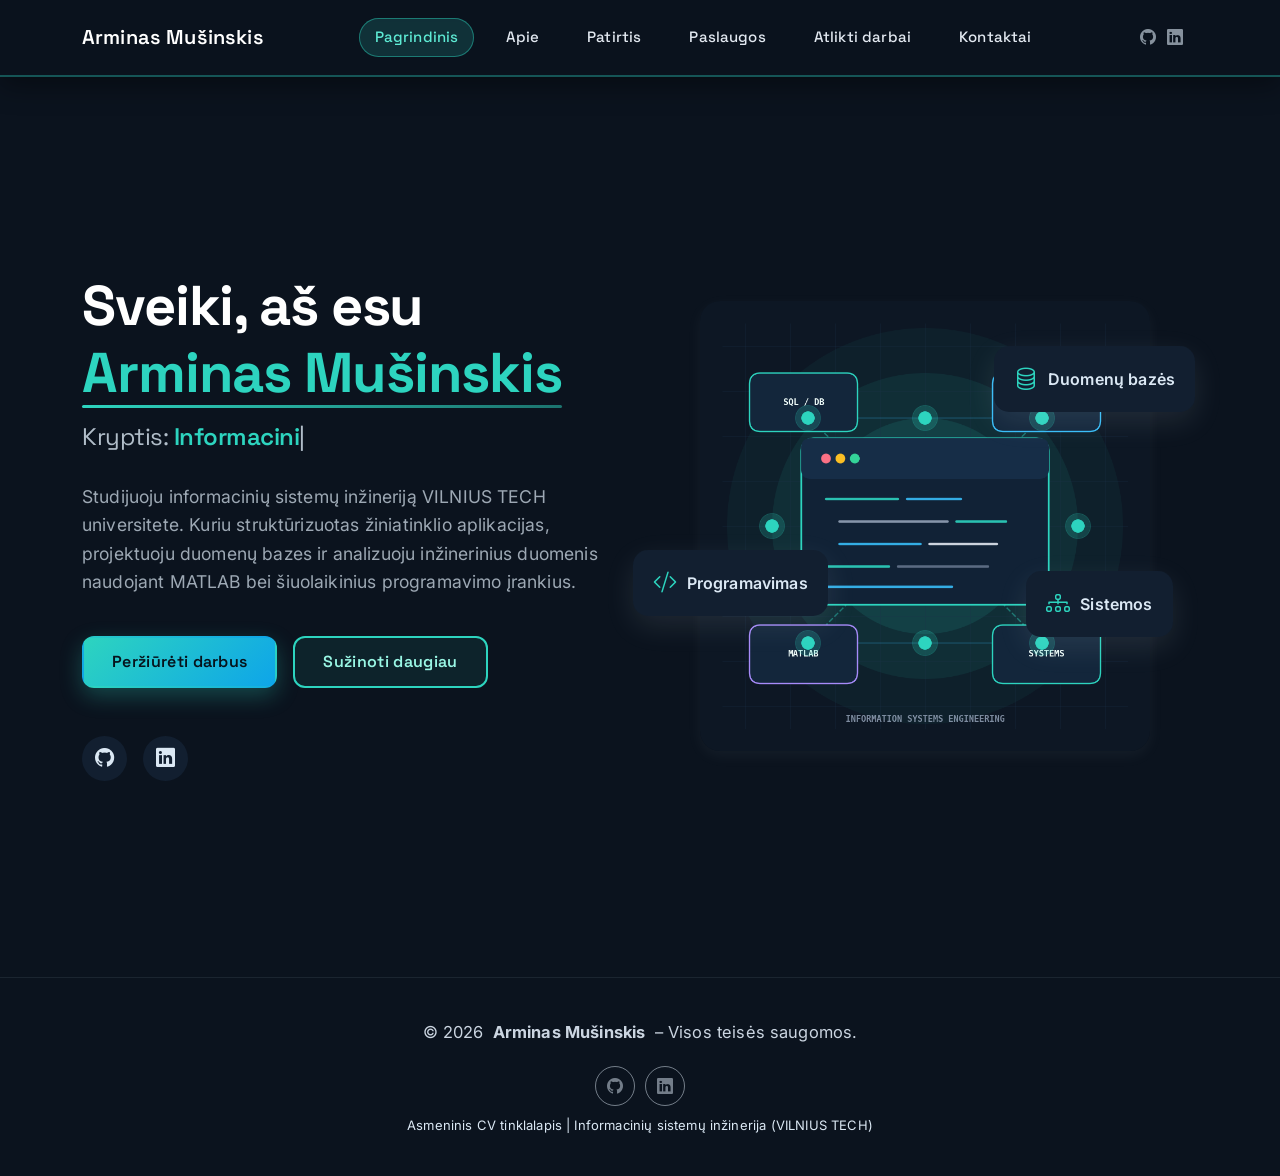
<file: index.html>
<!DOCTYPE html>
<html lang="lt">

<head>
  <meta charset="UTF-8">
  <meta content="width=device-width, initial-scale=1.0" name="viewport">
  <title>Mano CV</title>
  <meta name="author" content="Arminas Mušinskis">
  <meta name="description" content="Arminas Mušinskis CV puslapis">
  <meta name="keywords" content="Arminas Mušinskis, CV, Informacinių sistemų inžinerija, VILNIUS TECH">

  <!-- Favicons -->
  <link href="assets/img/favicon-cv.png" rel="icon" type="image/png">
  <link href="assets/img/apple-touch-icon-cv.png" rel="apple-touch-icon">

  <!-- Fonts -->
  <link href="https://fonts.googleapis.com" rel="preconnect">
  <link href="https://fonts.gstatic.com" rel="preconnect" crossorigin>
  <link href="https://fonts.googleapis.com/css2?family=Inter:wght@300;400;500;600;700&family=Space+Grotesk:wght@400;500;600;700&display=swap" rel="stylesheet">

  <!-- Vendor CSS Files -->
  <link href="assets/vendor/bootstrap/css/bootstrap.min.css" rel="stylesheet">
  <link href="assets/vendor/bootstrap-icons/bootstrap-icons.css" rel="stylesheet">
  <link href="assets/vendor/aos/aos.css" rel="stylesheet">
  <link href="assets/vendor/swiper/swiper-bundle.min.css" rel="stylesheet">
  <link href="assets/vendor/glightbox/css/glightbox.min.css" rel="stylesheet">

  <!-- Main CSS File -->
  <link href="assets/css/main.css" rel="stylesheet">
  <!-- Custom CSS File (9 LD) -->
  <link href="assets/css/custom.css" rel="stylesheet">
</head>

<body class="index-page">

  <header id="header" class="header d-flex align-items-center light-background sticky-top">
    <div class="container position-relative d-flex align-items-center justify-content-between">

      <a href="index.html" class="logo d-flex align-items-center gap-2 me-auto me-xl-0">
        <span class="sitename-text fw-semibold fs-5">Arminas Mušinskis</span>
      </a>

      <nav id="navmenu" class="navmenu">
        <ul>
          <li><a href="index.html" class="active">Pagrindinis</a></li>
          <li><a href="about.html">Apie</a></li>
          <li><a href="resume.html">Patirtis</a></li>
          <li><a href="services.html">Paslaugos</a></li>
          <li><a href="portfolio.html">Atlikti darbai</a></li>
          <li><a href="contact.html">Kontaktai</a></li>
        </ul>
        <i class="mobile-nav-toggle d-xl-none bi bi-list"></i>
      </nav>

      <div class="header-social-links">
        <a href="https://github.com/" target="_blank" rel="noopener noreferrer" aria-label="GitHub profilis"><i class="bi bi-github"></i></a>
        <a href="https://www.linkedin.com/" target="_blank" rel="noopener noreferrer" aria-label="LinkedIn profilis"><i class="bi bi-linkedin"></i></a>
      </div>

    </div>
  </header>

  <main class="main">

    <!-- Hero Section -->
    <section id="hero" class="hero section">

      <div class="container" data-aos="fade-up" data-aos-delay="100">

        <div class="row gy-4 align-items-center">
          <div class="col-lg-6 order-2 order-lg-1">
            <div class="hero-content">
              <h1 data-aos="fade-up" data-aos-delay="200">Sveiki, aš esu <span class="highlight">Arminas Mušinskis</span></h1>
              <h2 data-aos="fade-up" data-aos-delay="300">Kryptis: <span class="typed" data-typed-items="Informacinių sistemų inžinierius, Sistemų architektas, Duomenų bazių kūrėjas, Žiniatinklio programuotojas"></span></h2>
              <p data-aos="fade-up" data-aos-delay="400">Studijuoju informacinių sistemų inžineriją VILNIUS TECH universitete. Kuriu struktūrizuotas žiniatinklio aplikacijas, projektuoju duomenų bazes ir analizuoju inžinerinius duomenis naudojant MATLAB bei šiuolaikinius programavimo įrankius.</p>
              <div class="hero-actions" data-aos="fade-up" data-aos-delay="500">
                <a href="portfolio.html" class="btn btn-primary">Peržiūrėti darbus</a>
                <a href="about.html" class="btn btn-outline">Sužinoti daugiau</a>
              </div>
              <div class="social-links" data-aos="fade-up" data-aos-delay="600">
                <a href="https://github.com/" target="_blank" rel="noopener noreferrer" aria-label="GitHub"><i class="bi bi-github"></i></a>
                <a href="https://www.linkedin.com/" target="_blank" rel="noopener noreferrer" aria-label="LinkedIn"><i class="bi bi-linkedin"></i></a>
              </div>
            </div>
          </div>
          <div class="col-lg-6 order-1 order-lg-2">
            <div class="hero-image" data-aos="zoom-in" data-aos-delay="300">
              <div class="image-wrapper">
                <img src="assets/img/hero-is-engineer.png" alt="Informacinių sistemų inžinerijos architektūros ir programavimo iliustracija" width="800" height="800" class="img-fluid">
                <div class="floating-elements">
                  <div class="floating-card design" data-aos="fade-left" data-aos-delay="700">
                    <i class="bi bi-database"></i>
                    <span>Duomenų bazės</span>
                  </div>
                  <div class="floating-card code" data-aos="fade-right" data-aos-delay="800">
                    <i class="bi bi-code-slash"></i>
                    <span>Programavimas</span>
                  </div>
                  <div class="floating-card creativity" data-aos="fade-up" data-aos-delay="900">
                    <i class="bi bi-diagram-3"></i>
                    <span>Sistemos</span>
                  </div>
                </div>
              </div>
            </div>
          </div>
        </div>

      </div>

    </section><!-- /Hero Section -->

  </main>

  <footer id="footer" class="footer">

    <div class="container">
      <div class="copyright text-center">
        <p>© 2026 <strong class="px-1 sitename">Arminas Mušinskis</strong> – Visos teisės saugomos.</p>
      </div>
      <div class="social-links d-flex justify-content-center">
        <a href="https://github.com/" target="_blank" rel="noopener noreferrer" aria-label="GitHub"><i class="bi bi-github"></i></a>
        <a href="https://www.linkedin.com/" target="_blank" rel="noopener noreferrer" aria-label="LinkedIn"><i class="bi bi-linkedin"></i></a>
      </div>
      <div class="credits">
        Asmeninis CV tinklalapis | Informacinių sistemų inžinerija (VILNIUS TECH)
      </div>
    </div>

  </footer>

  <!-- Scroll Top -->
  <a href="#" id="scroll-top" class="scroll-top d-flex align-items-center justify-content-center" aria-label="Grįžti į viršų"><i class="bi bi-arrow-up-short"></i></a>

  <!-- Preloader -->
  <div id="preloader"></div>

  <!-- Vendor JS Files -->
  <script src="assets/vendor/bootstrap/js/bootstrap.bundle.min.js"></script>
  <script src="assets/vendor/php-email-form/validate.js"></script>
  <script src="assets/vendor/aos/aos.js"></script>
  <script src="assets/vendor/typed.js/typed.umd.js"></script>
  <script src="assets/vendor/waypoints/noframework.waypoints.js"></script>
  <script src="assets/vendor/purecounter/purecounter_vanilla.js"></script>
  <script src="assets/vendor/swiper/swiper-bundle.min.js"></script>
  <script src="assets/vendor/imagesloaded/imagesloaded.pkgd.min.js"></script>
  <script src="assets/vendor/isotope-layout/isotope.pkgd.min.js"></script>
  <script src="assets/vendor/glightbox/js/glightbox.min.js"></script>

  <!-- Main JS File -->
  <script src="assets/js/main.js"></script>

</body>

</html>
</file>
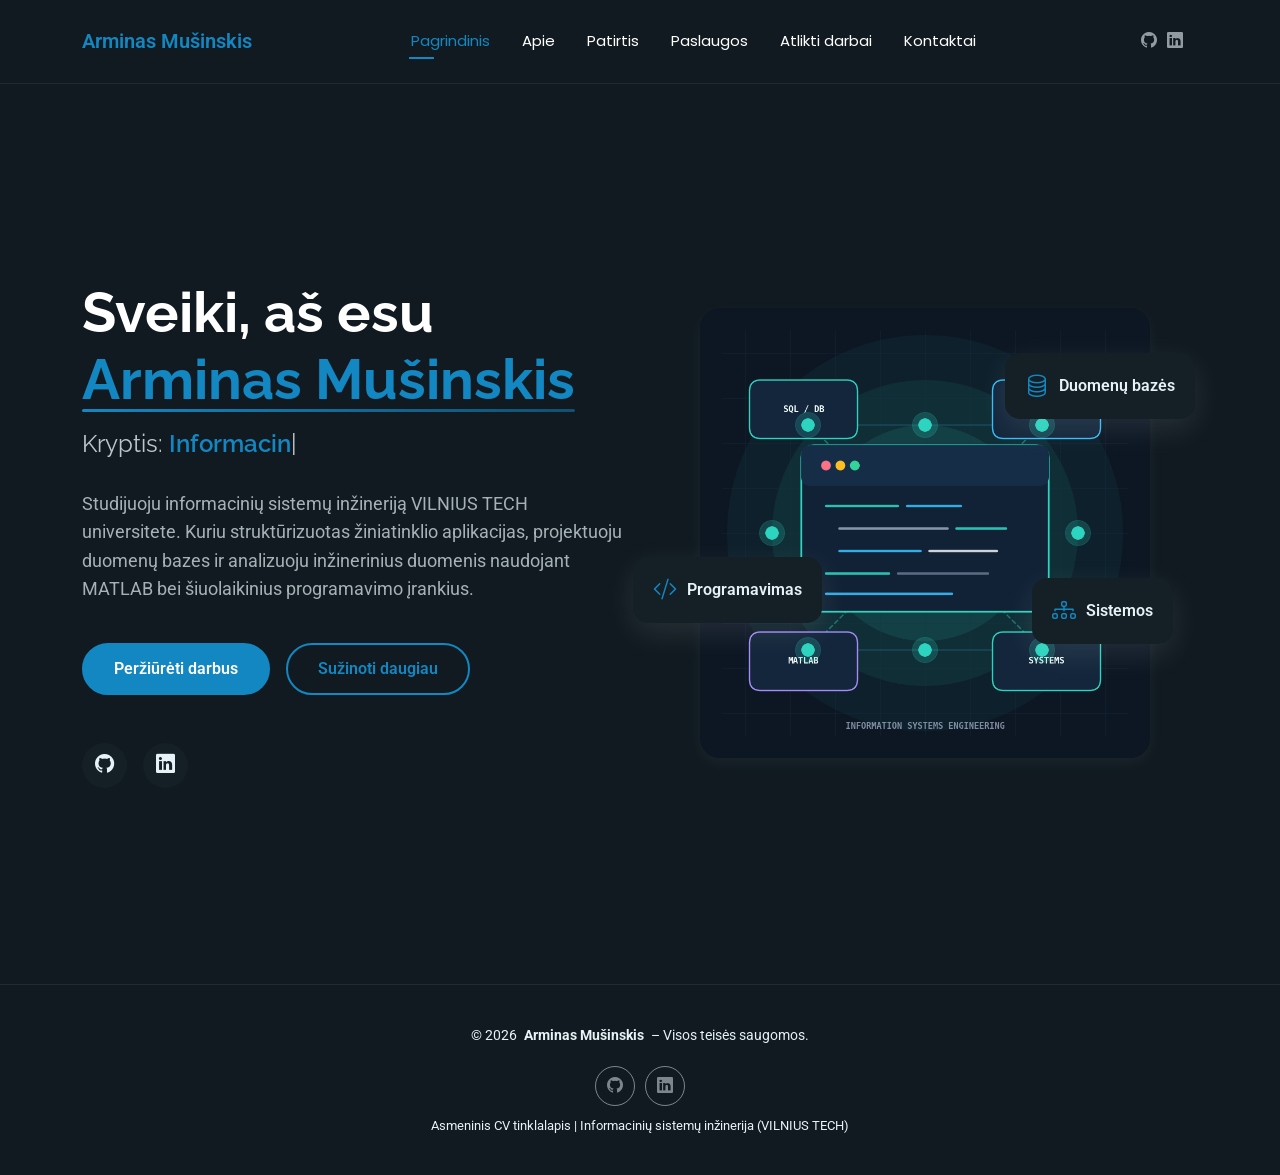
<file: ld7/index.html>
<!DOCTYPE html>
<html lang="lt">

<head>
  <meta charset="UTF-8">
  <meta content="width=device-width, initial-scale=1.0" name="viewport">
  <title>Mano CV</title>
  <meta name="author" content="Arminas Mušinskis">
  <meta name="description" content="Arminas Mušinskis CV puslapis">
  <meta name="keywords" content="Arminas Mušinskis, CV, Informacinių sistemų inžinerija, VILNIUS TECH">

  <!-- Favicons -->
  <link href="assets/img/favicon-cv.png" rel="icon" type="image/png">
  <link href="assets/img/apple-touch-icon-cv.png" rel="apple-touch-icon">

  <!-- Fonts -->
  <link href="https://fonts.googleapis.com" rel="preconnect">
  <link href="https://fonts.gstatic.com" rel="preconnect" crossorigin>
  <link href="https://fonts.googleapis.com/css2?family=Roboto:ital,wght@0,100;0,300;0,400;0,500;0,700;0,900;1,100;1,300;1,400;1,500;1,700;1,900&family=Poppins:ital,wght@0,100;0,200;0,300;0,400;0,500;0,600;0,700;0,800;0,900;1,100;1,200;1,300;1,400;1,500;1,600;1,700;1,800;1,900&family=Raleway:ital,wght@0,100;0,200;0,300;0,400;0,500;0,600;0,700;0,800;0,900;1,100;1,200;1,300;1,400;1,500;1,600;1,700;1,800;1,900&display=swap" rel="stylesheet">

  <!-- Vendor CSS Files -->
  <link href="assets/vendor/bootstrap/css/bootstrap.min.css" rel="stylesheet">
  <link href="assets/vendor/bootstrap-icons/bootstrap-icons.css" rel="stylesheet">
  <link href="assets/vendor/aos/aos.css" rel="stylesheet">
  <link href="assets/vendor/swiper/swiper-bundle.min.css" rel="stylesheet">
  <link href="assets/vendor/glightbox/css/glightbox.min.css" rel="stylesheet">

  <!-- Main CSS File -->
  <link href="assets/css/main.css" rel="stylesheet">
</head>

<body class="index-page">

  <header id="header" class="header d-flex align-items-center light-background sticky-top">
    <div class="container position-relative d-flex align-items-center justify-content-between">

      <a href="index.html" class="logo d-flex align-items-center gap-2 me-auto me-xl-0">
        <span class="sitename-text fw-semibold fs-5">Arminas Mušinskis</span>
      </a>

      <nav id="navmenu" class="navmenu">
        <ul>
          <li><a href="index.html" class="active">Pagrindinis</a></li>
          <li><a href="about.html">Apie</a></li>
          <li><a href="resume.html">Patirtis</a></li>
          <li><a href="services.html">Paslaugos</a></li>
          <li><a href="portfolio.html">Atlikti darbai</a></li>
          <li><a href="contact.html">Kontaktai</a></li>
        </ul>
        <i class="mobile-nav-toggle d-xl-none bi bi-list"></i>
      </nav>

      <div class="header-social-links">
        <a href="https://github.com/" target="_blank" rel="noopener noreferrer" aria-label="GitHub profilis"><i class="bi bi-github"></i></a>
        <a href="https://www.linkedin.com/" target="_blank" rel="noopener noreferrer" aria-label="LinkedIn profilis"><i class="bi bi-linkedin"></i></a>
      </div>

    </div>
  </header>

  <main class="main">

    <!-- Hero Section -->
    <section id="hero" class="hero section">

      <div class="container" data-aos="fade-up" data-aos-delay="100">

        <div class="row gy-4 align-items-center">
          <div class="col-lg-6 order-2 order-lg-1">
            <div class="hero-content">
              <h1 data-aos="fade-up" data-aos-delay="200">Sveiki, aš esu <span class="highlight">Arminas Mušinskis</span></h1>
              <h2 data-aos="fade-up" data-aos-delay="300">Kryptis: <span class="typed" data-typed-items="Informacinių sistemų inžinierius, Sistemų architektas, Duomenų bazių kūrėjas, Žiniatinklio programuotojas"></span></h2>
              <p data-aos="fade-up" data-aos-delay="400">Studijuoju informacinių sistemų inžineriją VILNIUS TECH universitete. Kuriu struktūrizuotas žiniatinklio aplikacijas, projektuoju duomenų bazes ir analizuoju inžinerinius duomenis naudojant MATLAB bei šiuolaikinius programavimo įrankius.</p>
              <div class="hero-actions" data-aos="fade-up" data-aos-delay="500">
                <a href="portfolio.html" class="btn btn-primary">Peržiūrėti darbus</a>
                <a href="about.html" class="btn btn-outline">Sužinoti daugiau</a>
              </div>
              <div class="social-links" data-aos="fade-up" data-aos-delay="600">
                <a href="https://github.com/" target="_blank" rel="noopener noreferrer" aria-label="GitHub"><i class="bi bi-github"></i></a>
                <a href="https://www.linkedin.com/" target="_blank" rel="noopener noreferrer" aria-label="LinkedIn"><i class="bi bi-linkedin"></i></a>
              </div>
            </div>
          </div>
          <div class="col-lg-6 order-1 order-lg-2">
            <div class="hero-image" data-aos="zoom-in" data-aos-delay="300">
              <div class="image-wrapper">
                <img src="assets/img/hero-is-engineer.png" alt="Informacinių sistemų inžinerijos architektūros ir programavimo iliustracija" width="800" height="800" class="img-fluid">
                <div class="floating-elements">
                  <div class="floating-card design" data-aos="fade-left" data-aos-delay="700">
                    <i class="bi bi-database"></i>
                    <span>Duomenų bazės</span>
                  </div>
                  <div class="floating-card code" data-aos="fade-right" data-aos-delay="800">
                    <i class="bi bi-code-slash"></i>
                    <span>Programavimas</span>
                  </div>
                  <div class="floating-card creativity" data-aos="fade-up" data-aos-delay="900">
                    <i class="bi bi-diagram-3"></i>
                    <span>Sistemos</span>
                  </div>
                </div>
              </div>
            </div>
          </div>
        </div>

      </div>

    </section><!-- /Hero Section -->

  </main>

  <footer id="footer" class="footer">

    <div class="container">
      <div class="copyright text-center">
        <p>© 2026 <strong class="px-1 sitename">Arminas Mušinskis</strong> – Visos teisės saugomos.</p>
      </div>
      <div class="social-links d-flex justify-content-center">
        <a href="https://github.com/" target="_blank" rel="noopener noreferrer" aria-label="GitHub"><i class="bi bi-github"></i></a>
        <a href="https://www.linkedin.com/" target="_blank" rel="noopener noreferrer" aria-label="LinkedIn"><i class="bi bi-linkedin"></i></a>
      </div>
      <div class="credits">
        Asmeninis CV tinklalapis | Informacinių sistemų inžinerija (VILNIUS TECH)
      </div>
    </div>

  </footer>

  <!-- Scroll Top -->
  <a href="#" id="scroll-top" class="scroll-top d-flex align-items-center justify-content-center" aria-label="Grįžti į viršų"><i class="bi bi-arrow-up-short"></i></a>

  <!-- Preloader -->
  <div id="preloader"></div>

  <!-- Vendor JS Files -->
  <script src="assets/vendor/bootstrap/js/bootstrap.bundle.min.js"></script>
  <script src="assets/vendor/php-email-form/validate.js"></script>
  <script src="assets/vendor/aos/aos.js"></script>
  <script src="assets/vendor/typed.js/typed.umd.js"></script>
  <script src="assets/vendor/waypoints/noframework.waypoints.js"></script>
  <script src="assets/vendor/purecounter/purecounter_vanilla.js"></script>
  <script src="assets/vendor/swiper/swiper-bundle.min.js"></script>
  <script src="assets/vendor/imagesloaded/imagesloaded.pkgd.min.js"></script>
  <script src="assets/vendor/isotope-layout/isotope.pkgd.min.js"></script>
  <script src="assets/vendor/glightbox/js/glightbox.min.js"></script>

  <!-- Main JS File -->
  <script src="assets/js/main.js"></script>

</body>

</html>
</file>
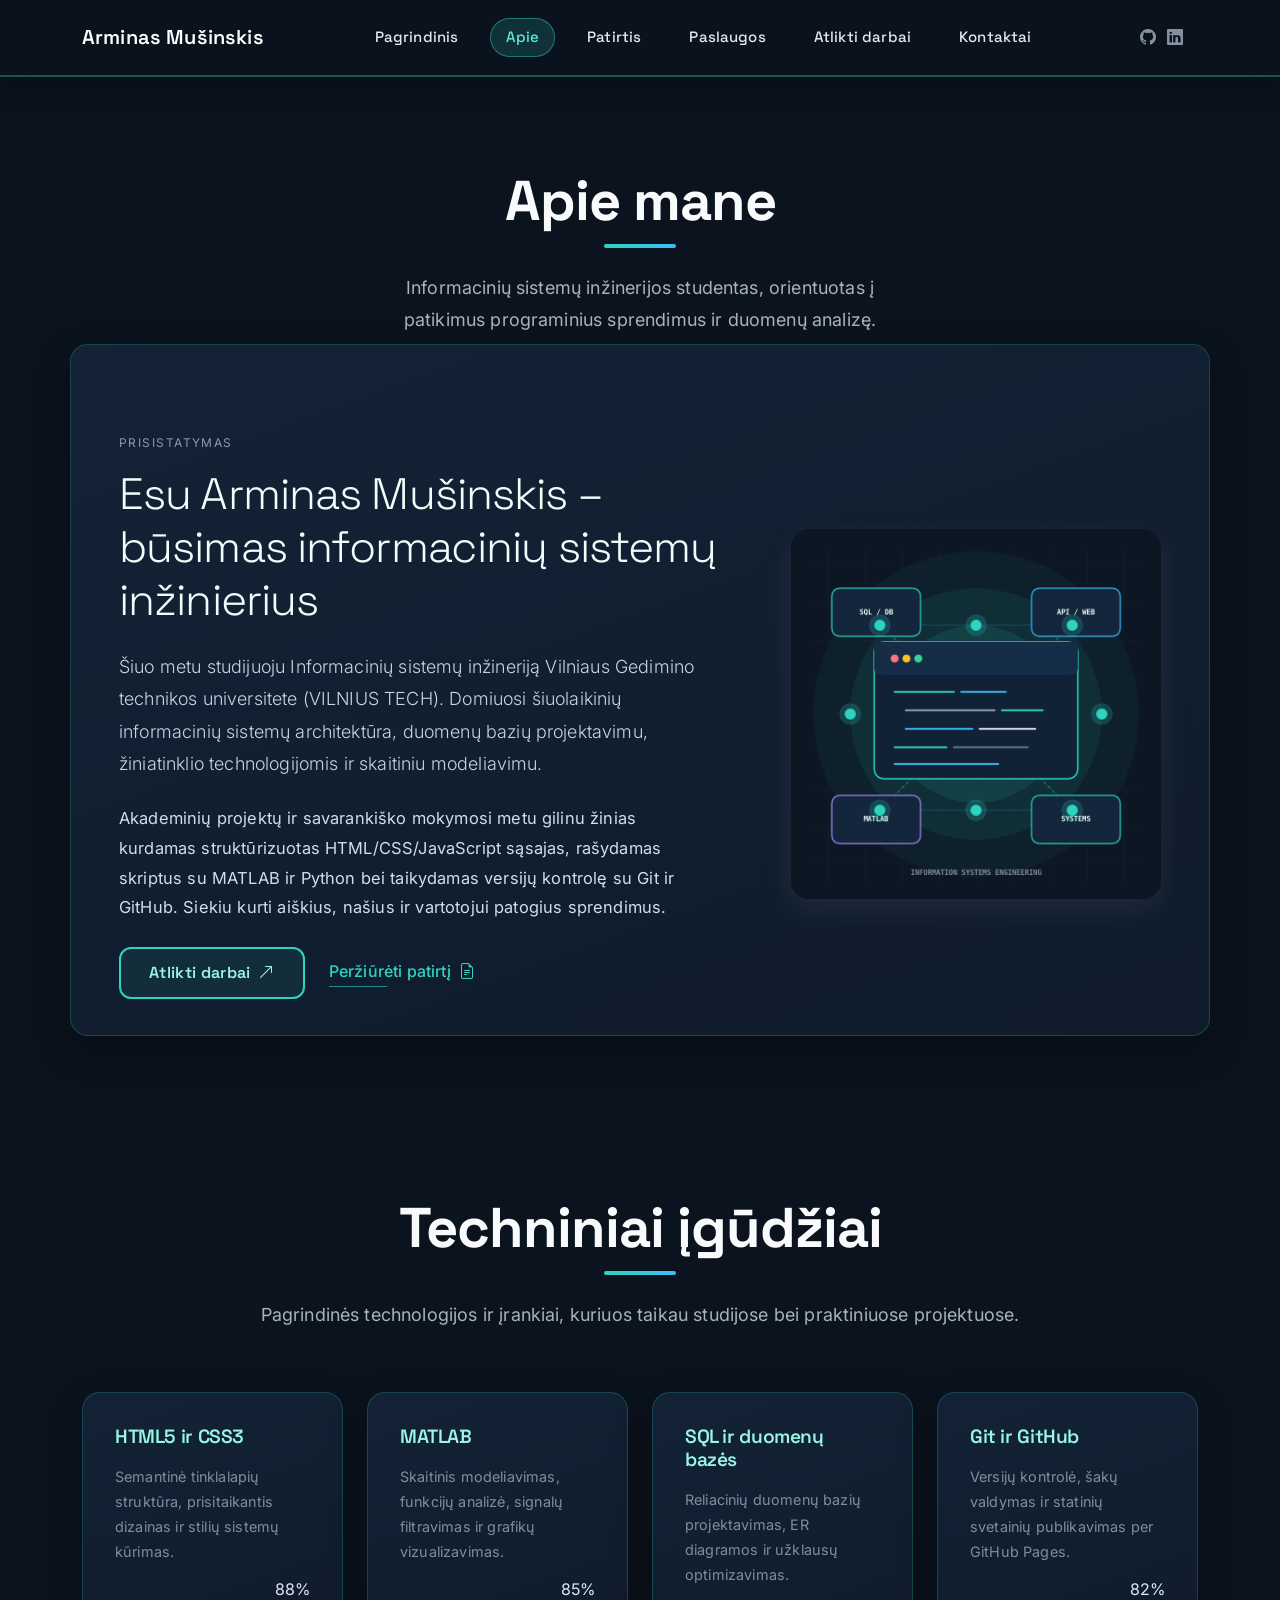
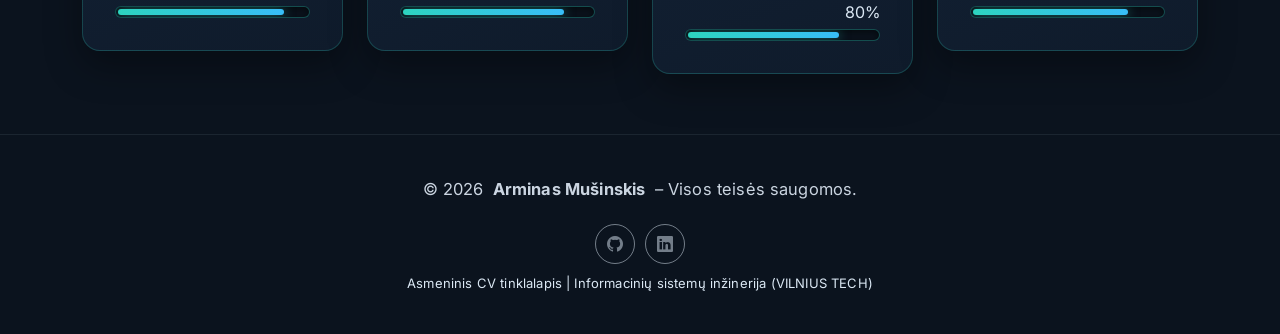
<file: about.html>
<!DOCTYPE html>
<html lang="lt">

<head>
  <meta charset="UTF-8">
  <meta content="width=device-width, initial-scale=1.0" name="viewport">
  <title>Apie – Mano CV</title>
  <meta name="author" content="Arminas Mušinskis">
  <meta name="description" content="Arminas Mušinskis CV puslapis – Apie mane">
  <meta name="keywords" content="Arminas Mušinskis, CV, Informacinių sistemų inžinerija, VILNIUS TECH">

  <!-- Favicons -->
  <link href="assets/img/favicon-cv.png" rel="icon" type="image/png">
  <link href="assets/img/apple-touch-icon-cv.png" rel="apple-touch-icon">

  <!-- Fonts -->
  <link href="https://fonts.googleapis.com" rel="preconnect">
  <link href="https://fonts.gstatic.com" rel="preconnect" crossorigin>
  <link href="https://fonts.googleapis.com/css2?family=Inter:wght@300;400;500;600;700&family=Space+Grotesk:wght@400;500;600;700&display=swap" rel="stylesheet">

  <!-- Vendor CSS Files -->
  <link href="assets/vendor/bootstrap/css/bootstrap.min.css" rel="stylesheet">
  <link href="assets/vendor/bootstrap-icons/bootstrap-icons.css" rel="stylesheet">
  <link href="assets/vendor/aos/aos.css" rel="stylesheet">
  <link href="assets/vendor/swiper/swiper-bundle.min.css" rel="stylesheet">
  <link href="assets/vendor/glightbox/css/glightbox.min.css" rel="stylesheet">

  <!-- Main CSS File -->
  <link href="assets/css/main.css" rel="stylesheet">
  <!-- Custom CSS File (9 LD) -->
  <link href="assets/css/custom.css" rel="stylesheet">
</head>

<body class="about-page">

  <header id="header" class="header d-flex align-items-center light-background sticky-top">
    <div class="container position-relative d-flex align-items-center justify-content-between">

      <a href="index.html" class="logo d-flex align-items-center gap-2 me-auto me-xl-0">
        <span class="sitename-text fw-semibold fs-5">Arminas Mušinskis</span>
      </a>

      <nav id="navmenu" class="navmenu">
        <ul>
          <li><a href="index.html">Pagrindinis</a></li>
          <li><a href="about.html" class="active">Apie</a></li>
          <li><a href="resume.html">Patirtis</a></li>
          <li><a href="services.html">Paslaugos</a></li>
          <li><a href="portfolio.html">Atlikti darbai</a></li>
          <li><a href="contact.html">Kontaktai</a></li>
        </ul>
        <i class="mobile-nav-toggle d-xl-none bi bi-list"></i>
      </nav>

      <div class="header-social-links">
        <a href="https://github.com/" target="_blank" rel="noopener noreferrer" aria-label="GitHub profilis"><i class="bi bi-github"></i></a>
        <a href="https://www.linkedin.com/" target="_blank" rel="noopener noreferrer" aria-label="LinkedIn profilis"><i class="bi bi-linkedin"></i></a>
      </div>

    </div>
  </header>

  <main class="main">

    <!-- About Section -->
    <section id="about" class="about section">

      <!-- Section Title -->
      <div class="container section-title" data-aos="fade-up">
        <h2>Apie mane</h2>
        <p>Informacinių sistemų inžinerijos studentas, orientuotas į patikimus programinius sprendimus ir duomenų analizę.</p>
      </div><!-- End Section Title -->

      <div class="container" data-aos="fade-up" data-aos-delay="100">

        <!-- Intro + Photo -->
        <div class="row align-items-center justify-content-between gy-5 mb-5 custom-card-block">
          <div class="col-lg-7" data-aos="fade-right" data-aos-delay="150">
            <div class="intro-content">
              <span class="eyebrow">Prisistatymas</span>
              <h2 class="headline">Esu Arminas Mušinskis – būsimas informacinių sistemų inžinierius</h2>
              <p class="lead">
                Šiuo metu studijuoju Informacinių sistemų inžineriją Vilniaus Gedimino technikos universitete (VILNIUS TECH). Domiuosi šiuolaikinių informacinių sistemų architektūra, duomenų bazių projektavimu, žiniatinklio technologijomis ir skaitiniu modeliavimu.
              </p>
              <p>
                Akademinių projektų ir savarankiško mokymosi metu gilinu žinias kurdamas struktūrizuotas HTML/CSS/JavaScript sąsajas, rašydamas skriptus su MATLAB ir Python bei taikydamas versijų kontrolę su Git ir GitHub. Siekiu kurti aiškius, našius ir vartotojui patogius sprendimus.
              </p>

              <div class="cta-group">
                <a href="portfolio.html" class="btn-ghost">
                  Atlikti darbai <i class="bi bi-arrow-up-right"></i>
                </a>
                <a href="resume.html" class="link-underline">
                  Peržiūrėti patirtį <i class="bi bi-file-earmark-text"></i>
                </a>
              </div>
            </div>
          </div>

          <div class="col-lg-5" data-aos="zoom-in" data-aos-delay="250">
            <figure class="profile-figure text-center text-lg-end">
              <img src="assets/img/hero-is-engineer.png" alt="Informacinių sistemų inžinerijos ir duomenų architektūros iliustracija" width="800" height="800" class="img-fluid profile-photo">
            </figure>
          </div>
        </div>
        <!-- End Intro + Photo -->
      </div>
    </section><!-- /About Section -->

    <!-- Skills Section -->
    <section id="skills" class="skills section">

      <!-- Section Title -->
      <div class="container section-title" data-aos="fade-up">
        <h2>Techniniai įgūdžiai</h2>
        <p>Pagrindinės technologijos ir įrankiai, kuriuos taikau studijose bei praktiniuose projektuose.</p>
      </div><!-- End Section Title -->

      <div class="container" data-aos="fade-up" data-aos-delay="100">

        <div class="row g-4 skills-animation">

          <div class="col-md-6 col-lg-3" data-aos="fade-up" data-aos-delay="100">
            <div class="skill-box">
              <h3>HTML5 ir CSS3</h3>
              <p>Semantinė tinklalapių struktūra, prisitaikantis dizainas ir stilių sistemų kūrimas.</p>
              <span class="text-end d-block">88%</span>
              <div class="progress">
                <div class="progress-bar" role="progressbar" aria-valuenow="88" aria-valuemin="0" aria-valuemax="100"></div>
              </div>
            </div>
          </div>

          <div class="col-md-6 col-lg-3" data-aos="fade-up" data-aos-delay="200">
            <div class="skill-box">
              <h3>MATLAB</h3>
              <p>Skaitinis modeliavimas, funkcijų analizė, signalų filtravimas ir grafikų vizualizavimas.</p>
              <span class="text-end d-block">85%</span>
              <div class="progress">
                <div class="progress-bar" role="progressbar" aria-valuenow="85" aria-valuemin="0" aria-valuemax="100"></div>
              </div>
            </div>
          </div>

          <div class="col-md-6 col-lg-3" data-aos="fade-up" data-aos-delay="300">
            <div class="skill-box">
              <h3>SQL ir duomenų bazės</h3>
              <p>Reliacinių duomenų bazių projektavimas, ER diagramos ir užklausų optimizavimas.</p>
              <span class="text-end d-block">80%</span>
              <div class="progress">
                <div class="progress-bar" role="progressbar" aria-valuenow="80" aria-valuemin="0" aria-valuemax="100"></div>
              </div>
            </div>
          </div>

          <div class="col-md-6 col-lg-3" data-aos="fade-up" data-aos-delay="400">
            <div class="skill-box">
              <h3>Git ir GitHub</h3>
              <p>Versijų kontrolė, šakų valdymas ir statinių svetainių publikavimas per GitHub Pages.</p>
              <span class="text-end d-block">82%</span>
              <div class="progress">
                <div class="progress-bar" role="progressbar" aria-valuenow="82" aria-valuemin="0" aria-valuemax="100"></div>
              </div>
            </div>
          </div>

        </div>

      </div>

    </section><!-- /Skills Section -->
  </main>

  <footer id="footer" class="footer">

    <div class="container">
      <div class="copyright text-center">
        <p>© 2026 <strong class="px-1 sitename">Arminas Mušinskis</strong> – Visos teisės saugomos.</p>
      </div>
      <div class="social-links d-flex justify-content-center">
        <a href="https://github.com/" target="_blank" rel="noopener noreferrer" aria-label="GitHub"><i class="bi bi-github"></i></a>
        <a href="https://www.linkedin.com/" target="_blank" rel="noopener noreferrer" aria-label="LinkedIn"><i class="bi bi-linkedin"></i></a>
      </div>
      <div class="credits">
        Asmeninis CV tinklalapis | Informacinių sistemų inžinerija (VILNIUS TECH)
      </div>
    </div>

  </footer>

  <!-- Scroll Top -->
  <a href="#" id="scroll-top" class="scroll-top d-flex align-items-center justify-content-center" aria-label="Grįžti į viršų"><i class="bi bi-arrow-up-short"></i></a>

  <!-- Preloader -->
  <div id="preloader"></div>

  <!-- Vendor JS Files -->
  <script src="assets/vendor/bootstrap/js/bootstrap.bundle.min.js"></script>
  <script src="assets/vendor/php-email-form/validate.js"></script>
  <script src="assets/vendor/aos/aos.js"></script>
  <script src="assets/vendor/typed.js/typed.umd.js"></script>
  <script src="assets/vendor/waypoints/noframework.waypoints.js"></script>
  <script src="assets/vendor/purecounter/purecounter_vanilla.js"></script>
  <script src="assets/vendor/swiper/swiper-bundle.min.js"></script>
  <script src="assets/vendor/imagesloaded/imagesloaded.pkgd.min.js"></script>
  <script src="assets/vendor/isotope-layout/isotope.pkgd.min.js"></script>
  <script src="assets/vendor/glightbox/js/glightbox.min.js"></script>

  <!-- Main JS File -->
  <script src="assets/js/main.js"></script>

</body>

</html>
</file>
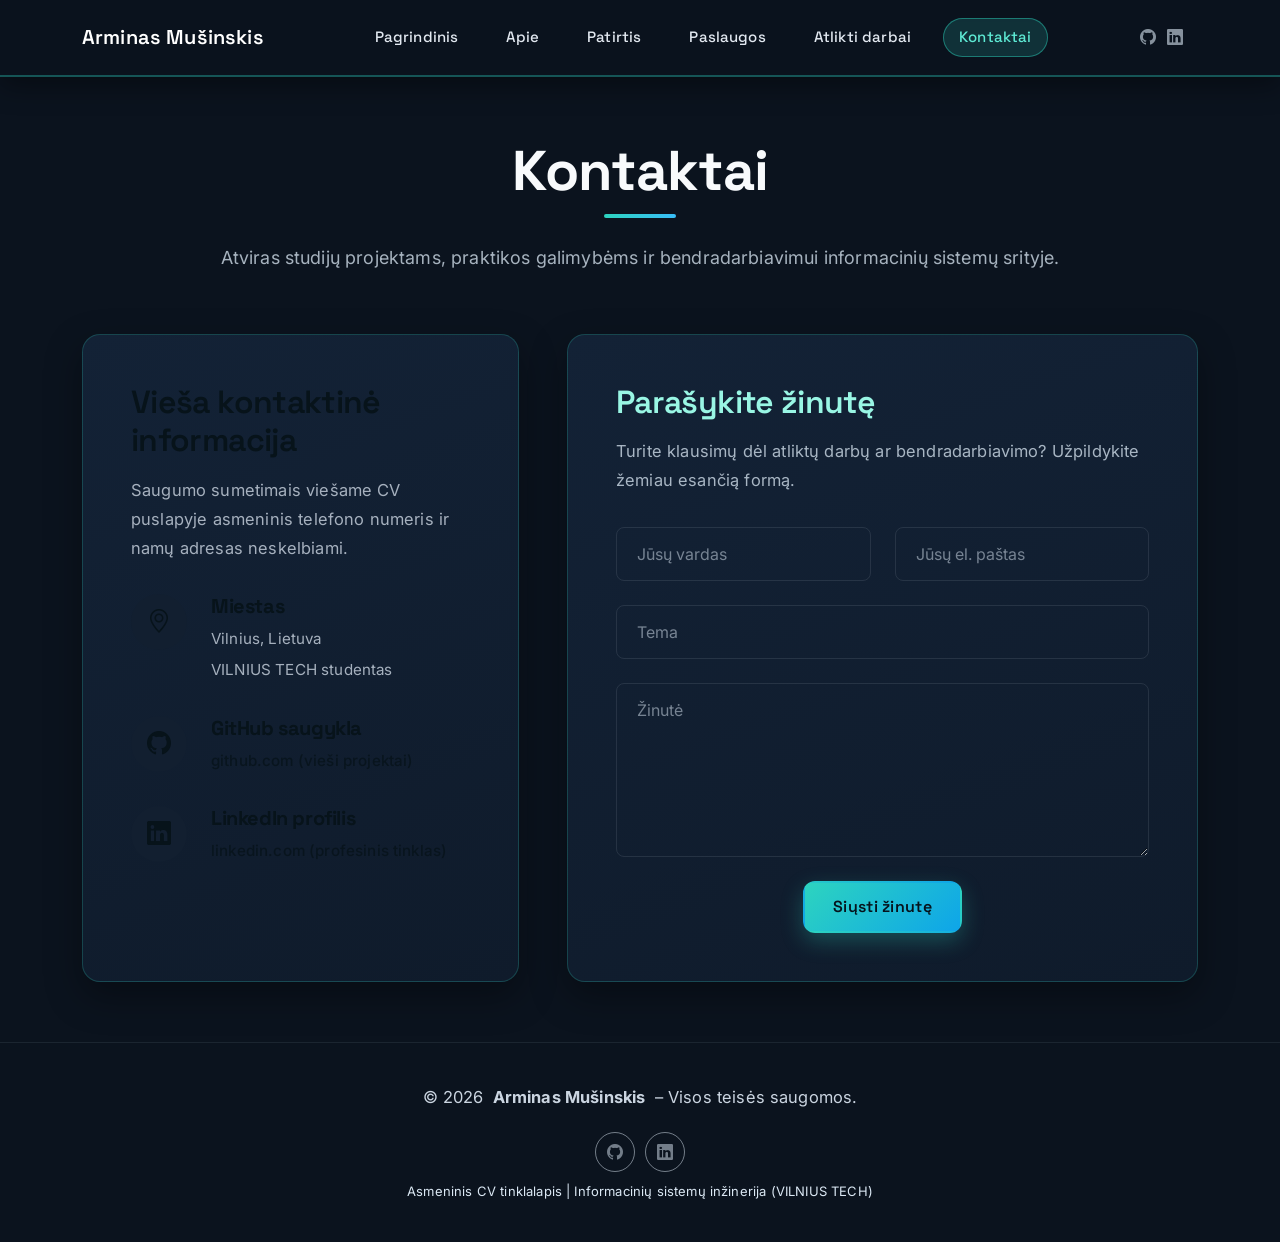
<file: contact.html>
<!DOCTYPE html>
<html lang="lt">

<head>
  <meta charset="UTF-8">
  <meta content="width=device-width, initial-scale=1.0" name="viewport">
  <title>Kontaktai – Mano CV</title>
  <meta name="author" content="Arminas Mušinskis">
  <meta name="description" content="Arminas Mušinskis CV puslapis – Kontaktai">
  <meta name="keywords" content="Arminas Mušinskis, CV, Informacinių sistemų inžinerija, VILNIUS TECH">

  <!-- Favicons -->
  <link href="assets/img/favicon-cv.png" rel="icon" type="image/png">
  <link href="assets/img/apple-touch-icon-cv.png" rel="apple-touch-icon">

  <!-- Fonts -->
  <link href="https://fonts.googleapis.com" rel="preconnect">
  <link href="https://fonts.gstatic.com" rel="preconnect" crossorigin>
  <link href="https://fonts.googleapis.com/css2?family=Inter:wght@300;400;500;600;700&family=Space+Grotesk:wght@400;500;600;700&display=swap" rel="stylesheet">

  <!-- Vendor CSS Files -->
  <link href="assets/vendor/bootstrap/css/bootstrap.min.css" rel="stylesheet">
  <link href="assets/vendor/bootstrap-icons/bootstrap-icons.css" rel="stylesheet">
  <link href="assets/vendor/aos/aos.css" rel="stylesheet">
  <link href="assets/vendor/swiper/swiper-bundle.min.css" rel="stylesheet">
  <link href="assets/vendor/glightbox/css/glightbox.min.css" rel="stylesheet">

  <!-- Main CSS File -->
  <link href="assets/css/main.css" rel="stylesheet">
  <!-- Custom CSS File (9 LD) -->
  <link href="assets/css/custom.css" rel="stylesheet">
</head>

<body class="contact-page">

  <header id="header" class="header d-flex align-items-center light-background sticky-top">
    <div class="container position-relative d-flex align-items-center justify-content-between">

      <a href="index.html" class="logo d-flex align-items-center gap-2 me-auto me-xl-0">
        <span class="sitename-text fw-semibold fs-5">Arminas Mušinskis</span>
      </a>

      <nav id="navmenu" class="navmenu">
        <ul>
          <li><a href="index.html">Pagrindinis</a></li>
          <li><a href="about.html">Apie</a></li>
          <li><a href="resume.html">Patirtis</a></li>
          <li><a href="services.html">Paslaugos</a></li>
          <li><a href="portfolio.html">Atlikti darbai</a></li>
          <li><a href="contact.html" class="active">Kontaktai</a></li>
        </ul>
        <i class="mobile-nav-toggle d-xl-none bi bi-list"></i>
      </nav>

      <div class="header-social-links">
        <a href="https://github.com/" target="_blank" rel="noopener noreferrer" aria-label="GitHub profilis"><i class="bi bi-github"></i></a>
        <a href="https://www.linkedin.com/" target="_blank" rel="noopener noreferrer" aria-label="LinkedIn profilis"><i class="bi bi-linkedin"></i></a>
      </div>

    </div>
  </header>

  <main class="main">

    <!-- Contact Section -->
    <section id="contact" class="contact section">

      <!-- Section Title -->
      <div class="container section-title" data-aos="fade-up">
        <h2>Kontaktai</h2>
        <p>Atviras studijų projektams, praktikos galimybėms ir bendradarbiavimui informacinių sistemų srityje.</p>
      </div><!-- End Section Title -->

      <div class="container" data-aos="fade-up" data-aos-delay="100">

        <div class="row g-4 g-lg-5">
          <div class="col-lg-5">
            <div class="info-box" data-aos="fade-up" data-aos-delay="200">
              <h3>Vieša kontaktinė informacija</h3>
              <p>Saugumo sumetimais viešame CV puslapyje asmeninis telefono numeris ir namų adresas neskelbiami.</p>

              <div class="info-item" data-aos="fade-up" data-aos-delay="300">
                <div class="icon-box">
                  <i class="bi bi-geo-alt"></i>
                </div>
                <div class="content">
                  <h4>Miestas</h4>
                  <p>Vilnius, Lietuva</p>
                  <p>VILNIUS TECH studentas</p>
                </div>
              </div>

              <div class="info-item" data-aos="fade-up" data-aos-delay="400">
                <div class="icon-box">
                  <i class="bi bi-github"></i>
                </div>
                <div class="content">
                  <h4>GitHub saugykla</h4>
                  <p><a href="https://github.com/" target="_blank" rel="noopener noreferrer">github.com (vieši projektai)</a></p>
                </div>
              </div>

              <div class="info-item" data-aos="fade-up" data-aos-delay="500">
                <div class="icon-box">
                  <i class="bi bi-linkedin"></i>
                </div>
                <div class="content">
                  <h4>LinkedIn profilis</h4>
                  <p><a href="https://www.linkedin.com/" target="_blank" rel="noopener noreferrer">linkedin.com (profesinis tinklas)</a></p>
                </div>
              </div>
            </div>
          </div>

          <div class="col-lg-7">
            <div class="contact-form" data-aos="fade-up" data-aos-delay="300">
              <h3>Parašykite žinutę</h3>
              <p>Turite klausimų dėl atliktų darbų ar bendradarbiavimo? Užpildykite žemiau esančią formą.</p>

              <form action="forms/contact.php" method="post" class="php-email-form" data-aos="fade-up" data-aos-delay="200">
                <div class="row gy-4">

                  <div class="col-md-6">
                    <input type="text" name="name" class="form-control" placeholder="Jūsų vardas" required>
                  </div>

                  <div class="col-md-6">
                    <input type="email" class="form-control" name="email" placeholder="Jūsų el. paštas" required>
                  </div>

                  <div class="col-12">
                    <input type="text" class="form-control" name="subject" placeholder="Tema" required>
                  </div>

                  <div class="col-12">
                    <textarea class="form-control" name="message" rows="6" placeholder="Žinutė" required></textarea>
                  </div>

                  <div class="col-12 text-center">
                    <div class="loading">Siunčiama...</div>
                    <div class="error-message"></div>
                    <div class="sent-message">Jūsų žinutė išsiųsta. Ačiū!</div>

                    <button type="submit" class="btn btn-primary">Siųsti žinutę</button>
                  </div>

                </div>
              </form>

            </div>
          </div>

        </div>

      </div>

    </section><!-- /Contact Section -->

  </main>

  <footer id="footer" class="footer">

    <div class="container">
      <div class="copyright text-center">
        <p>© 2026 <strong class="px-1 sitename">Arminas Mušinskis</strong> – Visos teisės saugomos.</p>
      </div>
      <div class="social-links d-flex justify-content-center">
        <a href="https://github.com/" target="_blank" rel="noopener noreferrer" aria-label="GitHub"><i class="bi bi-github"></i></a>
        <a href="https://www.linkedin.com/" target="_blank" rel="noopener noreferrer" aria-label="LinkedIn"><i class="bi bi-linkedin"></i></a>
      </div>
      <div class="credits">
        Asmeninis CV tinklalapis | Informacinių sistemų inžinerija (VILNIUS TECH)
      </div>
    </div>

  </footer>

  <!-- Scroll Top -->
  <a href="#" id="scroll-top" class="scroll-top d-flex align-items-center justify-content-center" aria-label="Grįžti į viršų"><i class="bi bi-arrow-up-short"></i></a>

  <!-- Preloader -->
  <div id="preloader"></div>

  <!-- Vendor JS Files -->
  <script src="assets/vendor/bootstrap/js/bootstrap.bundle.min.js"></script>
  <script src="assets/vendor/php-email-form/validate.js"></script>
  <script src="assets/vendor/aos/aos.js"></script>
  <script src="assets/vendor/typed.js/typed.umd.js"></script>
  <script src="assets/vendor/waypoints/noframework.waypoints.js"></script>
  <script src="assets/vendor/purecounter/purecounter_vanilla.js"></script>
  <script src="assets/vendor/swiper/swiper-bundle.min.js"></script>
  <script src="assets/vendor/imagesloaded/imagesloaded.pkgd.min.js"></script>
  <script src="assets/vendor/isotope-layout/isotope.pkgd.min.js"></script>
  <script src="assets/vendor/glightbox/js/glightbox.min.js"></script>

  <!-- Main JS File -->
  <script src="assets/js/main.js"></script>

</body>

</html>
</file>
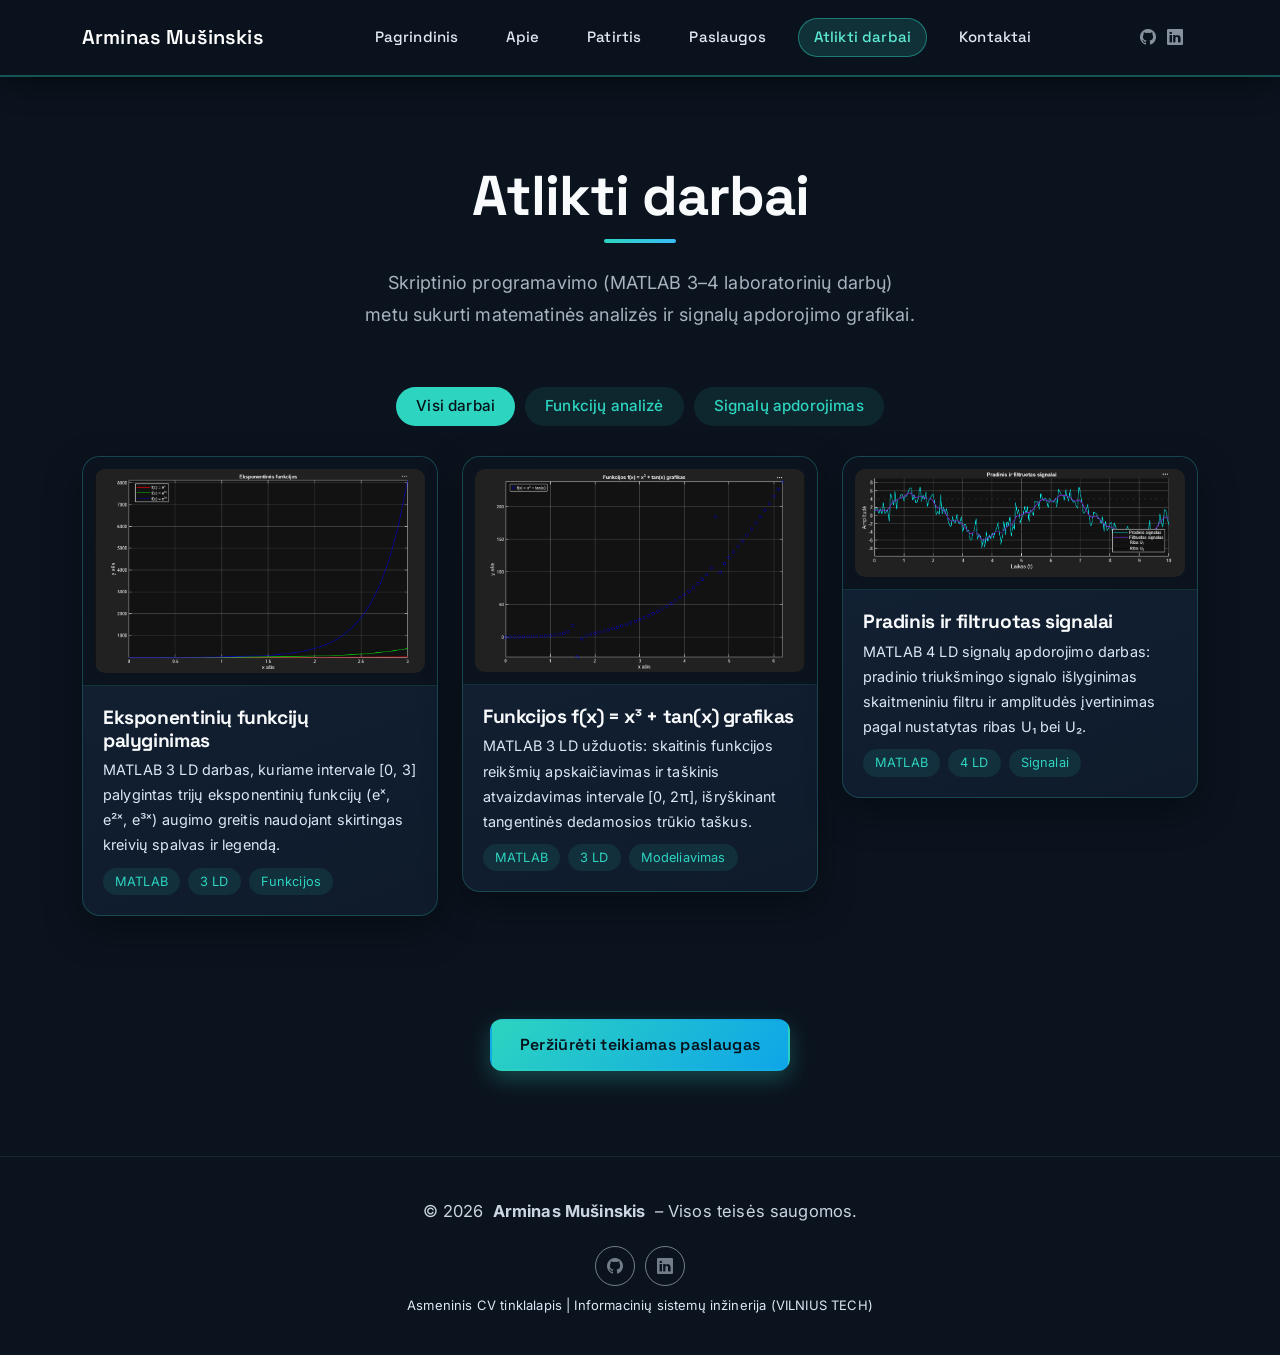
<file: portfolio.html>
<!DOCTYPE html>
<html lang="lt">

<head>
  <meta charset="UTF-8">
  <meta content="width=device-width, initial-scale=1.0" name="viewport">
  <title>Atlikti darbai – Mano CV</title>
  <meta name="author" content="Arminas Mušinskis">
  <meta name="description" content="Arminas Mušinskis CV puslapis – Atlikti darbai">
  <meta name="keywords" content="Arminas Mušinskis, CV, Informacinių sistemų inžinerija, VILNIUS TECH">

  <!-- Favicons -->
  <link href="assets/img/favicon-cv.png" rel="icon" type="image/png">
  <link href="assets/img/apple-touch-icon-cv.png" rel="apple-touch-icon">

  <!-- Fonts -->
  <link href="https://fonts.googleapis.com" rel="preconnect">
  <link href="https://fonts.gstatic.com" rel="preconnect" crossorigin>
  <link href="https://fonts.googleapis.com/css2?family=Inter:wght@300;400;500;600;700&family=Space+Grotesk:wght@400;500;600;700&display=swap" rel="stylesheet">

  <!-- Vendor CSS Files -->
  <link href="assets/vendor/bootstrap/css/bootstrap.min.css" rel="stylesheet">
  <link href="assets/vendor/bootstrap-icons/bootstrap-icons.css" rel="stylesheet">
  <link href="assets/vendor/aos/aos.css" rel="stylesheet">
  <link href="assets/vendor/swiper/swiper-bundle.min.css" rel="stylesheet">
  <link href="assets/vendor/glightbox/css/glightbox.min.css" rel="stylesheet">

  <!-- Main CSS File -->
  <link href="assets/css/main.css" rel="stylesheet">
  <!-- Custom CSS File (9 LD) -->
  <link href="assets/css/custom.css" rel="stylesheet">
</head>

<body class="portfolio-page">

  <header id="header" class="header d-flex align-items-center light-background sticky-top">
    <div class="container position-relative d-flex align-items-center justify-content-between">

      <a href="index.html" class="logo d-flex align-items-center gap-2 me-auto me-xl-0">
        <span class="sitename-text fw-semibold fs-5">Arminas Mušinskis</span>
      </a>

      <nav id="navmenu" class="navmenu">
        <ul>
          <li><a href="index.html">Pagrindinis</a></li>
          <li><a href="about.html">Apie</a></li>
          <li><a href="resume.html">Patirtis</a></li>
          <li><a href="services.html">Paslaugos</a></li>
          <li><a href="portfolio.html" class="active">Atlikti darbai</a></li>
          <li><a href="contact.html">Kontaktai</a></li>
        </ul>
        <i class="mobile-nav-toggle d-xl-none bi bi-list"></i>
      </nav>

      <div class="header-social-links">
        <a href="https://github.com/" target="_blank" rel="noopener noreferrer" aria-label="GitHub profilis"><i class="bi bi-github"></i></a>
        <a href="https://www.linkedin.com/" target="_blank" rel="noopener noreferrer" aria-label="LinkedIn profilis"><i class="bi bi-linkedin"></i></a>
      </div>

    </div>
  </header>

  <main class="main">

    <!-- Portfolio Section -->
    <section id="portfolio" class="portfolio section">

      <!-- Section Title -->
      <div class="container section-title" data-aos="fade-up">
        <h2>Atlikti darbai</h2>
        <p>Skriptinio programavimo (MATLAB 3–4 laboratorinių darbų) metu sukurti matematinės analizės ir signalų apdorojimo grafikai.</p>
      </div><!-- End Section Title -->

      <div class="container" data-aos="fade-up" data-aos-delay="100">

        <div class="isotope-layout" data-default-filter="*" data-layout="masonry" data-sort="original-order">
          <ul class="portfolio-filters isotope-filters" data-aos="fade-up" data-aos-delay="200">
            <li data-filter="*" class="filter-active">Visi darbai</li>
            <li data-filter=".filter-functions">Funkcijų analizė</li>
            <li data-filter=".filter-signals">Signalų apdorojimas</li>
          </ul><!-- End Portfolio Filters -->

          <div class="row gy-4 isotope-container" data-aos="fade-up" data-aos-delay="300">

            <div class="col-lg-4 col-md-6 portfolio-item isotope-item filter-functions">
              <div class="portfolio-card">
                <div class="portfolio-img">
                  <img src="assets/img/matlab-eksponentines.png" alt="MATLAB eksponentinių funkcijų f(x)=e^x, f(x)=e^2x ir f(x)=e^3x grafikas" width="985" height="607" class="img-fluid">
                  <div class="portfolio-overlay">
                    <a href="assets/img/matlab-eksponentines.png" class="glightbox portfolio-lightbox" title="Eksponentinių funkcijų palyginimas"><i class="bi bi-zoom-in"></i></a>
                  </div>
                </div>
                <div class="portfolio-info">
                  <h4>Eksponentinių funkcijų palyginimas</h4>
                  <p>MATLAB 3 LD darbas, kuriame intervale [0, 3] palygintas trijų eksponentinių funkcijų (eˣ, e²ˣ, e³ˣ) augimo greitis naudojant skirtingas kreivių spalvas ir legendą.</p>
                  <div class="portfolio-tags">
                    <span>MATLAB</span>
                    <span>3 LD</span>
                    <span>Funkcijos</span>
                  </div>
                </div>
              </div>
            </div>

            <div class="col-lg-4 col-md-6 portfolio-item isotope-item filter-functions">
              <div class="portfolio-card">
                <div class="portfolio-img">
                  <img src="assets/img/matlab-funkcija.png" alt="MATLAB funkcijos f(x)=x^3 + tan(x) taškinis grafikas" width="991" height="610" class="img-fluid">
                  <div class="portfolio-overlay">
                    <a href="assets/img/matlab-funkcija.png" class="glightbox portfolio-lightbox" title="Funkcijos f(x) = x³ + tan(x) grafikas"><i class="bi bi-zoom-in"></i></a>
                  </div>
                </div>
                <div class="portfolio-info">
                  <h4>Funkcijos f(x) = x³ + tan(x) grafikas</h4>
                  <p>MATLAB 3 LD užduotis: skaitinis funkcijos reikšmių apskaičiavimas ir taškinis atvaizdavimas intervale [0, 2π], išryškinant tangentinės dedamosios trūkio taškus.</p>
                  <div class="portfolio-tags">
                    <span>MATLAB</span>
                    <span>3 LD</span>
                    <span>Modeliavimas</span>
                  </div>
                </div>
              </div>
            </div>

            <div class="col-lg-4 col-md-6 portfolio-item isotope-item filter-signals">
              <div class="portfolio-card">
                <div class="portfolio-img">
                  <img src="assets/img/matlab-signalas.png" alt="MATLAB pradinio triukšmingo ir filtruoto signalų grafikas su ribomis U1 ir U2" width="933" height="306" class="img-fluid">
                  <div class="portfolio-overlay">
                    <a href="assets/img/matlab-signalas.png" class="glightbox portfolio-lightbox" title="Pradinis ir filtruotas signalai"><i class="bi bi-zoom-in"></i></a>
                  </div>
                </div>
                <div class="portfolio-info">
                  <h4>Pradinis ir filtruotas signalai</h4>
                  <p>MATLAB 4 LD signalų apdorojimo darbas: pradinio triukšmingo signalo išlyginimas skaitmeniniu filtru ir amplitudės įvertinimas pagal nustatytas ribas U₁ bei U₂.</p>
                  <div class="portfolio-tags">
                    <span>MATLAB</span>
                    <span>4 LD</span>
                    <span>Signalai</span>
                  </div>
                </div>
              </div>
            </div>

          </div><!-- End Portfolio Items Container -->

        </div>

        <div class="text-center mt-5" data-aos="fade-up" data-aos-delay="400">
          <a href="services.html" class="btn btn-primary">Peržiūrėti teikiamas paslaugas</a>
        </div>

      </div>

    </section><!-- /Portfolio Section -->

  </main>

  <footer id="footer" class="footer">

    <div class="container">
      <div class="copyright text-center">
        <p>© 2026 <strong class="px-1 sitename">Arminas Mušinskis</strong> – Visos teisės saugomos.</p>
      </div>
      <div class="social-links d-flex justify-content-center">
        <a href="https://github.com/" target="_blank" rel="noopener noreferrer" aria-label="GitHub"><i class="bi bi-github"></i></a>
        <a href="https://www.linkedin.com/" target="_blank" rel="noopener noreferrer" aria-label="LinkedIn"><i class="bi bi-linkedin"></i></a>
      </div>
      <div class="credits">
        Asmeninis CV tinklalapis | Informacinių sistemų inžinerija (VILNIUS TECH)
      </div>
    </div>

  </footer>

  <!-- Scroll Top -->
  <a href="#" id="scroll-top" class="scroll-top d-flex align-items-center justify-content-center" aria-label="Grįžti į viršų"><i class="bi bi-arrow-up-short"></i></a>

  <!-- Preloader -->
  <div id="preloader"></div>

  <!-- Vendor JS Files -->
  <script src="assets/vendor/bootstrap/js/bootstrap.bundle.min.js"></script>
  <script src="assets/vendor/php-email-form/validate.js"></script>
  <script src="assets/vendor/aos/aos.js"></script>
  <script src="assets/vendor/typed.js/typed.umd.js"></script>
  <script src="assets/vendor/waypoints/noframework.waypoints.js"></script>
  <script src="assets/vendor/purecounter/purecounter_vanilla.js"></script>
  <script src="assets/vendor/swiper/swiper-bundle.min.js"></script>
  <script src="assets/vendor/imagesloaded/imagesloaded.pkgd.min.js"></script>
  <script src="assets/vendor/isotope-layout/isotope.pkgd.min.js"></script>
  <script src="assets/vendor/glightbox/js/glightbox.min.js"></script>

  <!-- Main JS File -->
  <script src="assets/js/main.js"></script>

</body>

</html>
</file>
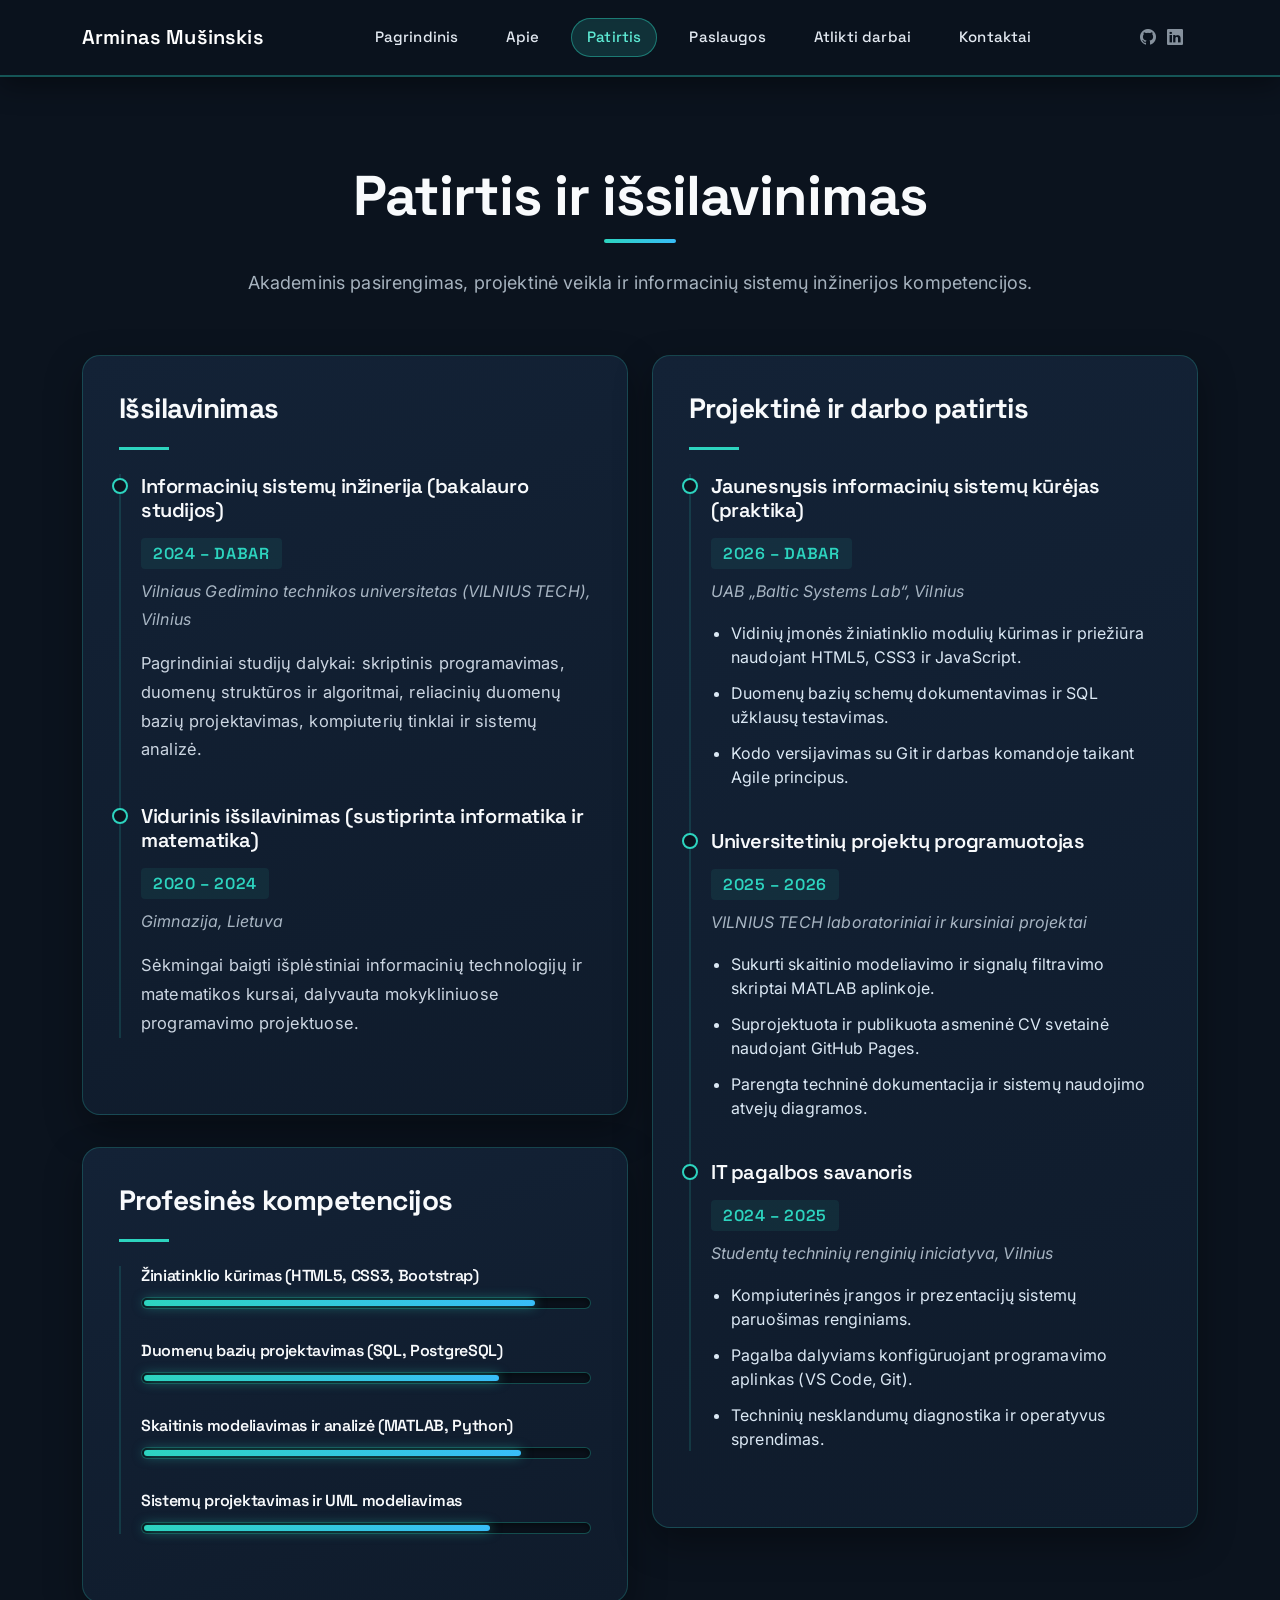
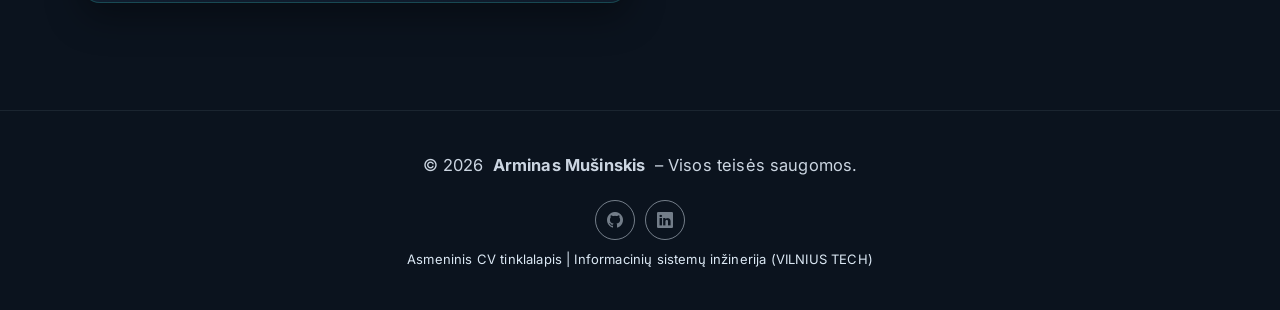
<file: resume.html>
<!DOCTYPE html>
<html lang="lt">

<head>
  <meta charset="UTF-8">
  <meta content="width=device-width, initial-scale=1.0" name="viewport">
  <title>Patirtis – Mano CV</title>
  <meta name="author" content="Arminas Mušinskis">
  <meta name="description" content="Arminas Mušinskis CV puslapis – Patirtis">
  <meta name="keywords" content="Arminas Mušinskis, CV, Informacinių sistemų inžinerija, VILNIUS TECH">

  <!-- Favicons -->
  <link href="assets/img/favicon-cv.png" rel="icon" type="image/png">
  <link href="assets/img/apple-touch-icon-cv.png" rel="apple-touch-icon">

  <!-- Fonts -->
  <link href="https://fonts.googleapis.com" rel="preconnect">
  <link href="https://fonts.gstatic.com" rel="preconnect" crossorigin>
  <link href="https://fonts.googleapis.com/css2?family=Inter:wght@300;400;500;600;700&family=Space+Grotesk:wght@400;500;600;700&display=swap" rel="stylesheet">

  <!-- Vendor CSS Files -->
  <link href="assets/vendor/bootstrap/css/bootstrap.min.css" rel="stylesheet">
  <link href="assets/vendor/bootstrap-icons/bootstrap-icons.css" rel="stylesheet">
  <link href="assets/vendor/aos/aos.css" rel="stylesheet">
  <link href="assets/vendor/swiper/swiper-bundle.min.css" rel="stylesheet">
  <link href="assets/vendor/glightbox/css/glightbox.min.css" rel="stylesheet">

  <!-- Main CSS File -->
  <link href="assets/css/main.css" rel="stylesheet">
  <!-- Custom CSS File (9 LD) -->
  <link href="assets/css/custom.css" rel="stylesheet">
</head>

<body class="resume-page">

  <header id="header" class="header d-flex align-items-center light-background sticky-top">
    <div class="container position-relative d-flex align-items-center justify-content-between">

      <a href="index.html" class="logo d-flex align-items-center gap-2 me-auto me-xl-0">
        <span class="sitename-text fw-semibold fs-5">Arminas Mušinskis</span>
      </a>

      <nav id="navmenu" class="navmenu">
        <ul>
          <li><a href="index.html">Pagrindinis</a></li>
          <li><a href="about.html">Apie</a></li>
          <li><a href="resume.html" class="active">Patirtis</a></li>
          <li><a href="services.html">Paslaugos</a></li>
          <li><a href="portfolio.html">Atlikti darbai</a></li>
          <li><a href="contact.html">Kontaktai</a></li>
        </ul>
        <i class="mobile-nav-toggle d-xl-none bi bi-list"></i>
      </nav>

      <div class="header-social-links">
        <a href="https://github.com/" target="_blank" rel="noopener noreferrer" aria-label="GitHub profilis"><i class="bi bi-github"></i></a>
        <a href="https://www.linkedin.com/" target="_blank" rel="noopener noreferrer" aria-label="LinkedIn profilis"><i class="bi bi-linkedin"></i></a>
      </div>

    </div>
  </header>

  <main class="main">

    <!-- Resume Section -->
    <section id="resume" class="resume section">

      <!-- Section Title -->
      <div class="container section-title" data-aos="fade-up">
        <h2>Patirtis ir išsilavinimas</h2>
        <p>Akademinis pasirengimas, projektinė veikla ir informacinių sistemų inžinerijos kompetencijos.</p>
      </div><!-- End Section Title -->

      <div class="container" data-aos="fade-up" data-aos-delay="100">

        <div class="row gy-4">
          <div class="col-lg-6">

            <!-- Education Section -->
            <div class="resume-item custom-card-block" data-aos="fade-up">
              <h3 class="resume-title">Išsilavinimas</h3>

              <div class="resume-content">
                <article class="education-item">
                  <h4>Informacinių sistemų inžinerija (bakalauro studijos)</h4>
                  <h5>2024 – dabar</h5>
                  <p class="institution"><em>Vilniaus Gedimino technikos universitetas (VILNIUS TECH), Vilnius</em></p>
                  <p>Pagrindiniai studijų dalykai: skriptinis programavimas, duomenų struktūros ir algoritmai, reliacinių duomenų bazių projektavimas, kompiuterių tinklai ir sistemų analizė.</p>
                </article>

                <article class="education-item">
                  <h4>Vidurinis išsilavinimas (sustiprinta informatika ir matematika)</h4>
                  <h5>2020 – 2024</h5>
                  <p class="institution"><em>Gimnazija, Lietuva</em></p>
                  <p>Sėkmingai baigti išplėstiniai informacinių technologijų ir matematikos kursai, dalyvauta mokykliniuose programavimo projektuose.</p>
                </article>
              </div>
            </div><!-- End Education Section -->

            <!-- Professional Skills Section -->
            <div class="resume-item skills-animation custom-card-block" data-aos="fade-up">
              <h3 class="resume-title">Profesinės kompetencijos</h3>

              <div class="resume-content">
                <div class="skill-item">
                  <h4>Žiniatinklio kūrimas (HTML5, CSS3, Bootstrap)</h4>
                  <div class="progress">
                    <div class="progress-bar" role="progressbar" aria-valuenow="88" aria-valuemin="0" aria-valuemax="100"></div>
                  </div>
                </div>

                <div class="skill-item">
                  <h4>Duomenų bazių projektavimas (SQL, PostgreSQL)</h4>
                  <div class="progress">
                    <div class="progress-bar" role="progressbar" aria-valuenow="80" aria-valuemin="0" aria-valuemax="100"></div>
                  </div>
                </div>

                <div class="skill-item">
                  <h4>Skaitinis modeliavimas ir analizė (MATLAB, Python)</h4>
                  <div class="progress">
                    <div class="progress-bar" role="progressbar" aria-valuenow="85" aria-valuemin="0" aria-valuemax="100"></div>
                  </div>
                </div>

                <div class="skill-item">
                  <h4>Sistemų projektavimas ir UML modeliavimas</h4>
                  <div class="progress">
                    <div class="progress-bar" role="progressbar" aria-valuenow="78" aria-valuemin="0" aria-valuemax="100"></div>
                  </div>
                </div>
              </div>
            </div><!-- End Professional Skills Section -->
          </div>

          <div class="col-lg-6">
            <!-- Experience Section -->
            <div class="resume-item custom-card-block" data-aos="fade-up" data-aos-delay="100">
              <h3 class="resume-title">Projektinė ir darbo patirtis</h3>

              <div class="resume-content">
                <article class="experience-item">
                  <h4>Jaunesnysis informacinių sistemų kūrėjas (praktika)</h4>
                  <h5>2026 – dabar</h5>
                  <p class="company"><em>UAB „Baltic Systems Lab“, Vilnius</em></p>
                  <ul>
                    <li>Vidinių įmonės žiniatinklio modulių kūrimas ir priežiūra naudojant HTML5, CSS3 ir JavaScript.</li>
                    <li>Duomenų bazių schemų dokumentavimas ir SQL užklausų testavimas.</li>
                    <li>Kodo versijavimas su Git ir darbas komandoje taikant Agile principus.</li>
                  </ul>
                </article>

                <article class="experience-item">
                  <h4>Universitetinių projektų programuotojas</h4>
                  <h5>2025 – 2026</h5>
                  <p class="company"><em>VILNIUS TECH laboratoriniai ir kursiniai projektai</em></p>
                  <ul>
                    <li>Sukurti skaitinio modeliavimo ir signalų filtravimo skriptai MATLAB aplinkoje.</li>
                    <li>Suprojektuota ir publikuota asmeninė CV svetainė naudojant GitHub Pages.</li>
                    <li>Parengta techninė dokumentacija ir sistemų naudojimo atvejų diagramos.</li>
                  </ul>
                </article>

                <article class="experience-item">
                  <h4>IT pagalbos savanoris</h4>
                  <h5>2024 – 2025</h5>
                  <p class="company"><em>Studentų techninių renginių iniciatyva, Vilnius</em></p>
                  <ul>
                    <li>Kompiuterinės įrangos ir prezentacijų sistemų paruošimas renginiams.</li>
                    <li>Pagalba dalyviams konfigūruojant programavimo aplinkas (VS Code, Git).</li>
                    <li>Techninių nesklandumų diagnostika ir operatyvus sprendimas.</li>
                  </ul>
                </article>
              </div>
            </div><!-- End Experience Section -->
          </div>
        </div>

      </div>

    </section><!-- /Resume Section -->

  </main>

  <footer id="footer" class="footer">

    <div class="container">
      <div class="copyright text-center">
        <p>© 2026 <strong class="px-1 sitename">Arminas Mušinskis</strong> – Visos teisės saugomos.</p>
      </div>
      <div class="social-links d-flex justify-content-center">
        <a href="https://github.com/" target="_blank" rel="noopener noreferrer" aria-label="GitHub"><i class="bi bi-github"></i></a>
        <a href="https://www.linkedin.com/" target="_blank" rel="noopener noreferrer" aria-label="LinkedIn"><i class="bi bi-linkedin"></i></a>
      </div>
      <div class="credits">
        Asmeninis CV tinklalapis | Informacinių sistemų inžinerija (VILNIUS TECH)
      </div>
    </div>

  </footer>

  <!-- Scroll Top -->
  <a href="#" id="scroll-top" class="scroll-top d-flex align-items-center justify-content-center" aria-label="Grįžti į viršų"><i class="bi bi-arrow-up-short"></i></a>

  <!-- Preloader -->
  <div id="preloader"></div>

  <!-- Vendor JS Files -->
  <script src="assets/vendor/bootstrap/js/bootstrap.bundle.min.js"></script>
  <script src="assets/vendor/php-email-form/validate.js"></script>
  <script src="assets/vendor/aos/aos.js"></script>
  <script src="assets/vendor/typed.js/typed.umd.js"></script>
  <script src="assets/vendor/waypoints/noframework.waypoints.js"></script>
  <script src="assets/vendor/purecounter/purecounter_vanilla.js"></script>
  <script src="assets/vendor/swiper/swiper-bundle.min.js"></script>
  <script src="assets/vendor/imagesloaded/imagesloaded.pkgd.min.js"></script>
  <script src="assets/vendor/isotope-layout/isotope.pkgd.min.js"></script>
  <script src="assets/vendor/glightbox/js/glightbox.min.js"></script>

  <!-- Main JS File -->
  <script src="assets/js/main.js"></script>

</body>

</html>
</file>
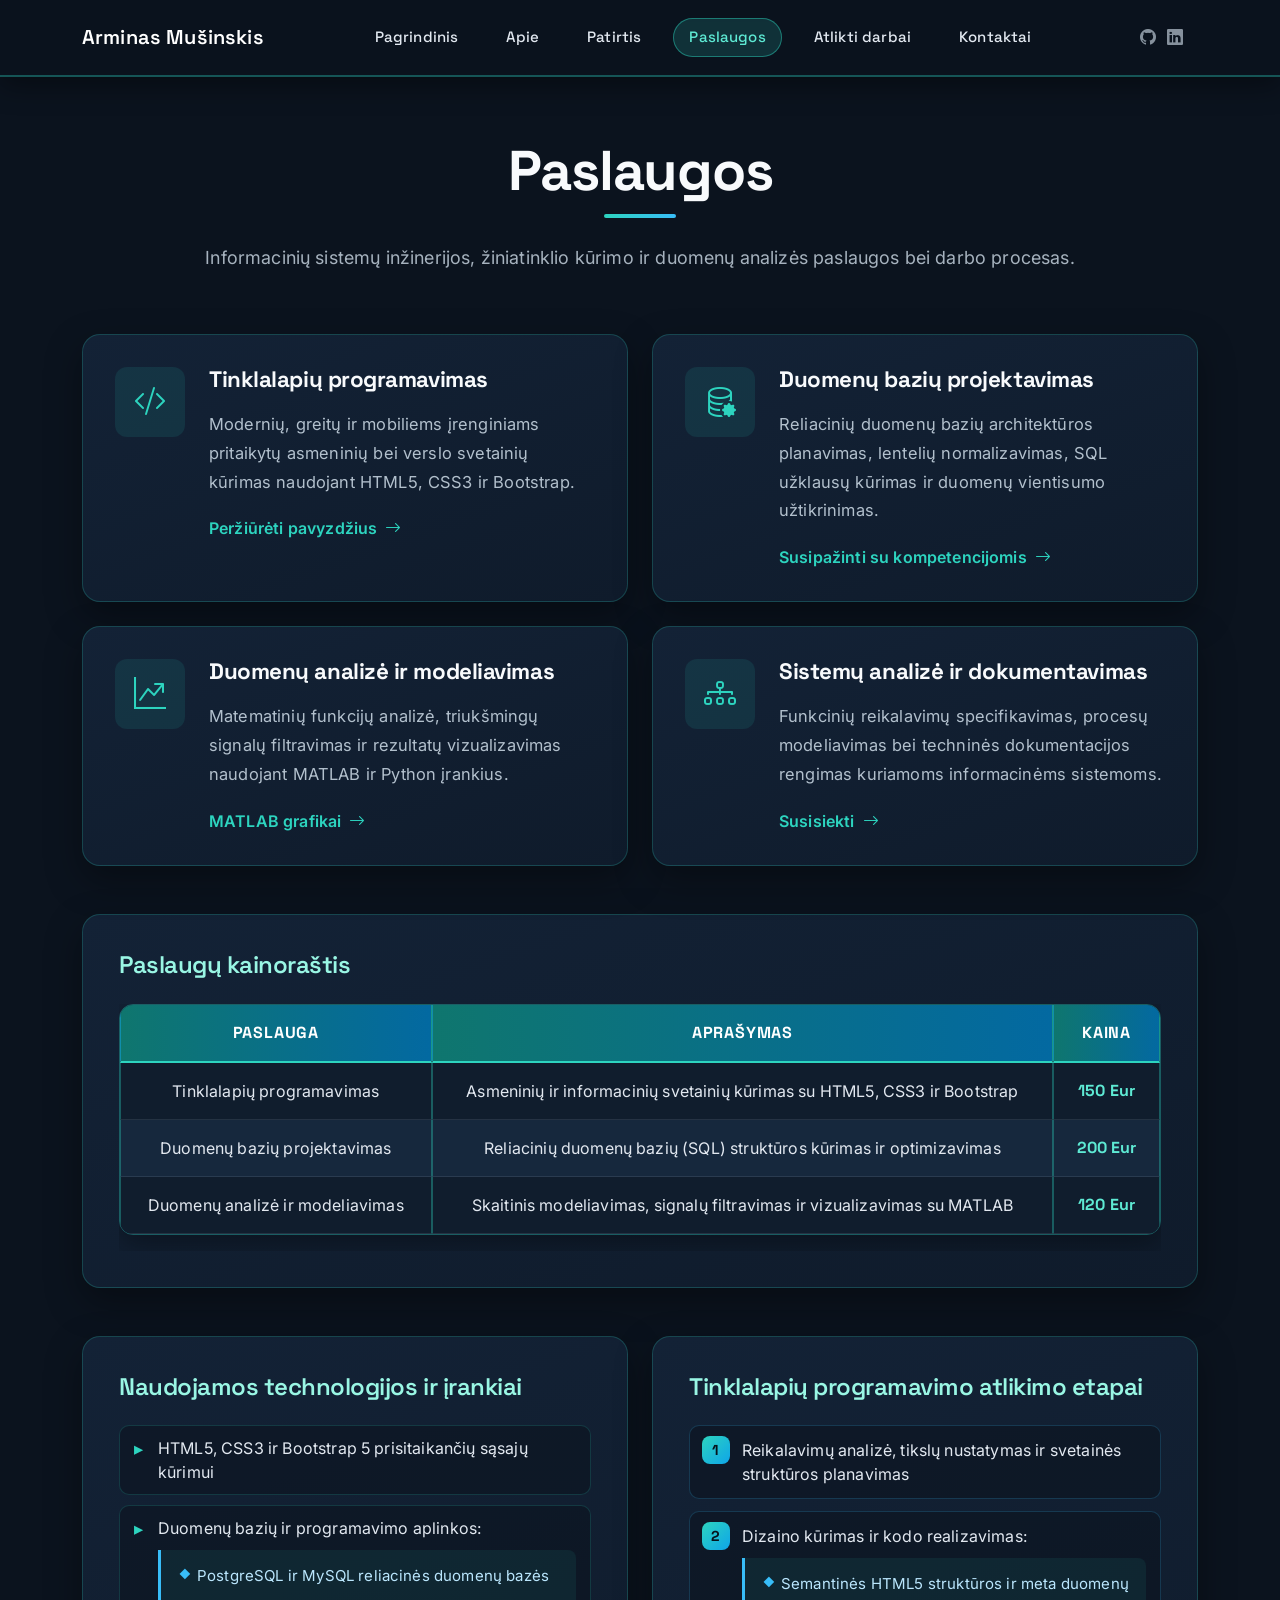
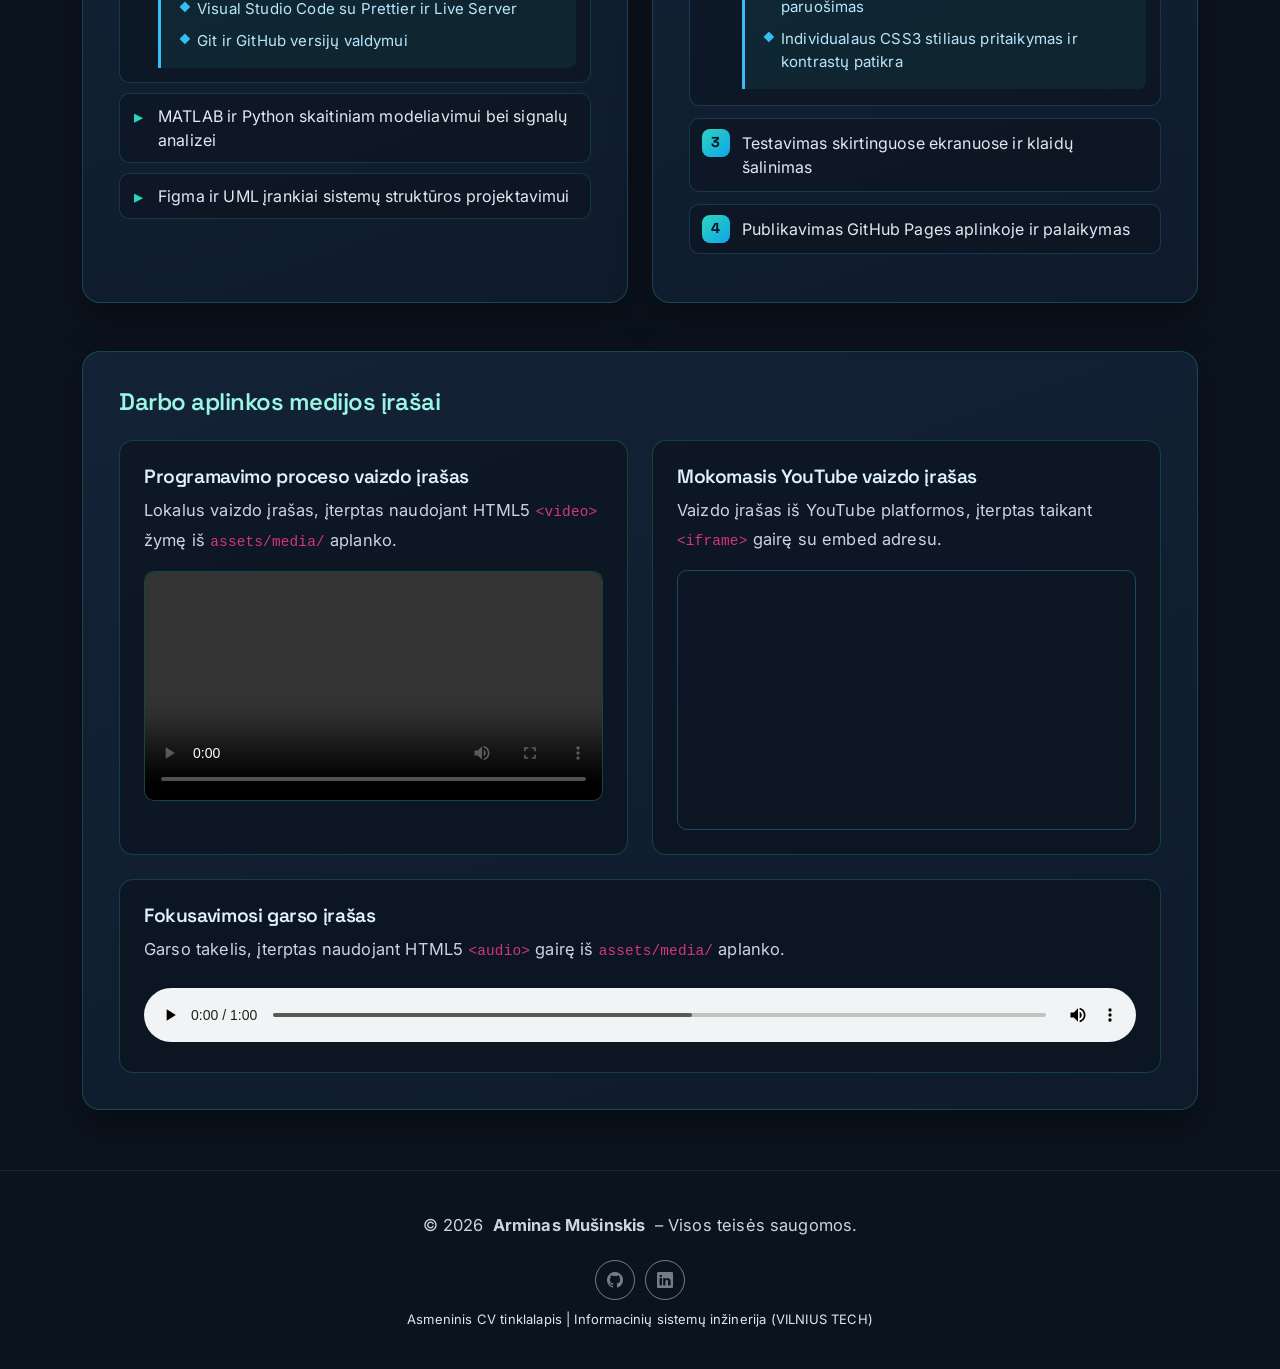
<file: services.html>
<!DOCTYPE html>
<html lang="lt">

<head>
  <meta charset="UTF-8">
  <meta content="width=device-width, initial-scale=1.0" name="viewport">
  <title>Paslaugos – Mano CV</title>
  <meta name="author" content="Arminas Mušinskis">
  <meta name="description" content="Arminas Mušinskis CV puslapis – Paslaugos">
  <meta name="keywords" content="Arminas Mušinskis, CV, Informacinių sistemų inžinerija, VILNIUS TECH">

  <!-- Favicons -->
  <link href="assets/img/favicon-cv.png" rel="icon" type="image/png">
  <link href="assets/img/apple-touch-icon-cv.png" rel="apple-touch-icon">

  <!-- Fonts -->
  <link href="https://fonts.googleapis.com" rel="preconnect">
  <link href="https://fonts.gstatic.com" rel="preconnect" crossorigin>
  <link href="https://fonts.googleapis.com/css2?family=Inter:wght@300;400;500;600;700&family=Space+Grotesk:wght@400;500;600;700&display=swap" rel="stylesheet">

  <!-- Vendor CSS Files -->
  <link href="assets/vendor/bootstrap/css/bootstrap.min.css" rel="stylesheet">
  <link href="assets/vendor/bootstrap-icons/bootstrap-icons.css" rel="stylesheet">
  <link href="assets/vendor/aos/aos.css" rel="stylesheet">
  <link href="assets/vendor/swiper/swiper-bundle.min.css" rel="stylesheet">
  <link href="assets/vendor/glightbox/css/glightbox.min.css" rel="stylesheet">

  <!-- Main CSS File -->
  <link href="assets/css/main.css" rel="stylesheet">
  <!-- Custom CSS File (9 LD) -->
  <link href="assets/css/custom.css" rel="stylesheet">
</head>

<body class="services-page">

  <header id="header" class="header d-flex align-items-center light-background sticky-top">
    <div class="container position-relative d-flex align-items-center justify-content-between">

      <a href="index.html" class="logo d-flex align-items-center gap-2 me-auto me-xl-0">
        <span class="sitename-text fw-semibold fs-5">Arminas Mušinskis</span>
      </a>

      <nav id="navmenu" class="navmenu">
        <ul>
          <li><a href="index.html">Pagrindinis</a></li>
          <li><a href="about.html">Apie</a></li>
          <li><a href="resume.html">Patirtis</a></li>
          <li><a href="services.html" class="active">Paslaugos</a></li>
          <li><a href="portfolio.html">Atlikti darbai</a></li>
          <li><a href="contact.html">Kontaktai</a></li>
        </ul>
        <i class="mobile-nav-toggle d-xl-none bi bi-list"></i>
      </nav>

      <div class="header-social-links">
        <a href="https://github.com/" target="_blank" rel="noopener noreferrer" aria-label="GitHub profilis"><i class="bi bi-github"></i></a>
        <a href="https://www.linkedin.com/" target="_blank" rel="noopener noreferrer" aria-label="LinkedIn profilis"><i class="bi bi-linkedin"></i></a>
      </div>

    </div>
  </header>

  <main class="main">

    <!-- Services Section -->
    <section id="services" class="services section">

      <!-- Section Title -->
      <div class="container section-title" data-aos="fade-up">
        <h2>Paslaugos</h2>
        <p>Informacinių sistemų inžinerijos, žiniatinklio kūrimo ir duomenų analizės paslaugos bei darbo procesas.</p>
      </div><!-- End Section Title -->

      <div class="container" data-aos="fade-up" data-aos-delay="100">

        <div class="row justify-content-center g-4 mb-5">

          <div class="col-md-6" data-aos="fade-right" data-aos-delay="100">
            <div class="service-item">
              <div class="service-icon">
                <i class="bi bi-code-slash"></i>
              </div>
              <div class="service-content">
                <h3>Tinklalapių programavimas</h3>
                <p>Modernių, greitų ir mobiliems įrenginiams pritaikytų asmeninių bei verslo svetainių kūrimas naudojant HTML5, CSS3 ir Bootstrap.</p>
                <a href="portfolio.html" class="service-link">
                  <span>Peržiūrėti pavyzdžius</span>
                  <i class="bi bi-arrow-right"></i>
                </a>
              </div>
            </div>
          </div><!-- End Service Item -->

          <div class="col-md-6" data-aos="fade-left" data-aos-delay="100">
            <div class="service-item">
              <div class="service-icon">
                <i class="bi bi-database-gear"></i>
              </div>
              <div class="service-content">
                <h3>Duomenų bazių projektavimas</h3>
                <p>Reliacinių duomenų bazių architektūros planavimas, lentelių normalizavimas, SQL užklausų kūrimas ir duomenų vientisumo užtikrinimas.</p>
                <a href="resume.html" class="service-link">
                  <span>Susipažinti su kompetencijomis</span>
                  <i class="bi bi-arrow-right"></i>
                </a>
              </div>
            </div>
          </div><!-- End Service Item -->

          <div class="col-md-6" data-aos="fade-right" data-aos-delay="200">
            <div class="service-item">
              <div class="service-icon">
                <i class="bi bi-graph-up-arrow"></i>
              </div>
              <div class="service-content">
                <h3>Duomenų analizė ir modeliavimas</h3>
                <p>Matematinių funkcijų analizė, triukšmingų signalų filtravimas ir rezultatų vizualizavimas naudojant MATLAB ir Python įrankius.</p>
                <a href="portfolio.html" class="service-link">
                  <span>MATLAB grafikai</span>
                  <i class="bi bi-arrow-right"></i>
                </a>
              </div>
            </div>
          </div><!-- End Service Item -->

          <div class="col-md-6" data-aos="fade-left" data-aos-delay="200">
            <div class="service-item">
              <div class="service-icon">
                <i class="bi bi-diagram-3"></i>
              </div>
              <div class="service-content">
                <h3>Sistemų analizė ir dokumentavimas</h3>
                <p>Funkcinių reikalavimų specifikavimas, procesų modeliavimas bei techninės dokumentacijos rengimas kuriamoms informacinėms sistemoms.</p>
                <a href="contact.html" class="service-link">
                  <span>Susisiekti</span>
                  <i class="bi bi-arrow-right"></i>
                </a>
              </div>
            </div>
          </div><!-- End Service Item -->

        </div>

        <!-- 8 LD: 4x3 Paslaugų lentelė -->
        <div class="custom-card-block mb-5" data-aos="fade-up" data-aos-delay="150">
          <h3 class="mb-4">Paslaugų kainoraštis</h3>
          <div class="table-responsive">
            <table class="table table-dark table-bordered align-middle text-center services-pricing-table">
              <thead>
                <tr>
                  <th>Paslauga</th>
                  <th>Aprašymas</th>
                  <th>Kaina</th>
                </tr>
              </thead>
              <tbody>
                <tr>
                  <td>Tinklalapių programavimas</td>
                  <td>Asmeninių ir informacinių svetainių kūrimas su HTML5, CSS3 ir Bootstrap</td>
                  <td>150 Eur</td>
                </tr>
                <tr>
                  <td>Duomenų bazių projektavimas</td>
                  <td>Reliacinių duomenų bazių (SQL) struktūros kūrimas ir optimizavimas</td>
                  <td>200 Eur</td>
                </tr>
                <tr>
                  <td>Duomenų analizė ir modeliavimas</td>
                  <td>Skaitinis modeliavimas, signalų filtravimas ir vizualizavimas su MATLAB</td>
                  <td>120 Eur</td>
                </tr>
              </tbody>
            </table>
          </div>
        </div>

        <!-- 8 LD: Du HTML sąrašai su įdėtiniu sąrašu -->
        <div class="row g-4 mb-5" data-aos="fade-up" data-aos-delay="200">
          <div class="col-lg-6">
            <div class="custom-card-block h-100">
              <h3 class="mb-4">Naudojamos technologijos ir įrankiai</h3>
              <ul class="custom-tech-list">
                <li>HTML5, CSS3 ir Bootstrap 5 prisitaikančių sąsajų kūrimui</li>
                <li>Duomenų bazių ir programavimo aplinkos:
                  <ul class="nested-list">
                    <li>PostgreSQL ir MySQL reliacinės duomenų bazės</li>
                    <li>Visual Studio Code su Prettier ir Live Server</li>
                    <li>Git ir GitHub versijų valdymui</li>
                  </ul>
                </li>
                <li>MATLAB ir Python skaitiniam modeliavimui bei signalų analizei</li>
                <li>Figma ir UML įrankiai sistemų struktūros projektavimui</li>
              </ul>
            </div>
          </div>

          <div class="col-lg-6">
            <div class="custom-card-block h-100">
              <h3 class="mb-4">Tinklalapių programavimo atlikimo etapai</h3>
              <ol class="custom-steps-list">
                <li>Reikalavimų analizė, tikslų nustatymas ir svetainės struktūros planavimas</li>
                <li>Dizaino kūrimas ir kodo realizavimas:
                  <ul class="nested-list">
                    <li>Semantinės HTML5 struktūros ir meta duomenų paruošimas</li>
                    <li>Individualaus CSS3 stiliaus pritaikymas ir kontrastų patikra</li>
                  </ul>
                </li>
                <li>Testavimas skirtinguose ekranuose ir klaidų šalinimas</li>
                <li>Publikavimas GitHub Pages aplinkoje ir palaikymas</li>
              </ol>
            </div>
          </div>
        </div>

        <!-- 8 LD Papildoma užduotis: Medijos įrašai -->
        <div class="custom-card-block" data-aos="fade-up" data-aos-delay="250">
          <h3 class="mb-4">Darbo aplinkos medijos įrašai</h3>
          <div class="row g-4">

            <!-- HTML5 Video (Pexels) -->
            <div class="col-lg-6">
              <div class="media-card h-100">
                <h4>Programavimo proceso vaizdo įrašas</h4>
                <p>Lokalus vaizdo įrašas, įterptas naudojant HTML5 <code>&lt;video&gt;</code> žymę iš <code>assets/media/</code> aplanko.</p>
                <video controls preload="metadata" class="custom-media-video">
                  <source src="assets/media/typing-keyboard.mp4" type="video/mp4">
                  Jūsų naršyklė nepalaiko HTML5 vaizdo įrašų atkūrimo.
                </video>
              </div>
            </div>

            <!-- YouTube iframe -->
            <div class="col-lg-6">
              <div class="media-card h-100">
                <h4>Mokomasis YouTube vaizdo įrašas</h4>
                <p>Vaizdo įrašas iš YouTube platformos, įterptas taikant <code>&lt;iframe&gt;</code> gairę su embed adresu.</p>
                <div class="ratio ratio-16x9 custom-iframe-wrap">
                  <iframe
                    src="https://www.youtube.com/embed/BoUVIhtqjAw"
                    title="YouTube mokomasis vaizdo įrašas"
                    allow="accelerometer; autoplay; clipboard-write; encrypted-media; gyroscope; picture-in-picture; web-share"
                    allowfullscreen>
                  </iframe>
                </div>
              </div>
            </div>

            <!-- HTML5 Audio (Pixabay) -->
            <div class="col-12">
              <div class="media-card">
                <h4>Fokusavimosi garso įrašas</h4>
                <p>Garso takelis, įterptas naudojant HTML5 <code>&lt;audio&gt;</code> gairę iš <code>assets/media/</code> aplanko.</p>
                <audio controls class="custom-media-audio">
                  <source src="assets/media/clock-ticking.mp3" type="audio/mpeg">
                  Jūsų naršyklė nepalaiko HTML5 garso įrašų atkūrimo.
                </audio>
              </div>
            </div>

          </div>
        </div>

      </div>

    </section><!-- /Services Section -->

  </main>

  <footer id="footer" class="footer">

    <div class="container">
      <div class="copyright text-center">
        <p>© 2026 <strong class="px-1 sitename">Arminas Mušinskis</strong> – Visos teisės saugomos.</p>
      </div>
      <div class="social-links d-flex justify-content-center">
        <a href="https://github.com/" target="_blank" rel="noopener noreferrer" aria-label="GitHub"><i class="bi bi-github"></i></a>
        <a href="https://www.linkedin.com/" target="_blank" rel="noopener noreferrer" aria-label="LinkedIn"><i class="bi bi-linkedin"></i></a>
      </div>
      <div class="credits">
        Asmeninis CV tinklalapis | Informacinių sistemų inžinerija (VILNIUS TECH)
      </div>
    </div>

  </footer>

  <!-- Scroll Top -->
  <a href="#" id="scroll-top" class="scroll-top d-flex align-items-center justify-content-center" aria-label="Grįžti į viršų"><i class="bi bi-arrow-up-short"></i></a>

  <!-- Preloader -->
  <div id="preloader"></div>

  <!-- Vendor JS Files -->
  <script src="assets/vendor/bootstrap/js/bootstrap.bundle.min.js"></script>
  <script src="assets/vendor/php-email-form/validate.js"></script>
  <script src="assets/vendor/aos/aos.js"></script>
  <script src="assets/vendor/typed.js/typed.umd.js"></script>
  <script src="assets/vendor/waypoints/noframework.waypoints.js"></script>
  <script src="assets/vendor/purecounter/purecounter_vanilla.js"></script>
  <script src="assets/vendor/swiper/swiper-bundle.min.js"></script>
  <script src="assets/vendor/imagesloaded/imagesloaded.pkgd.min.js"></script>
  <script src="assets/vendor/isotope-layout/isotope.pkgd.min.js"></script>
  <script src="assets/vendor/glightbox/js/glightbox.min.js"></script>

  <!-- Main JS File -->
  <script src="assets/js/main.js"></script>

</body>

</html>
</file>
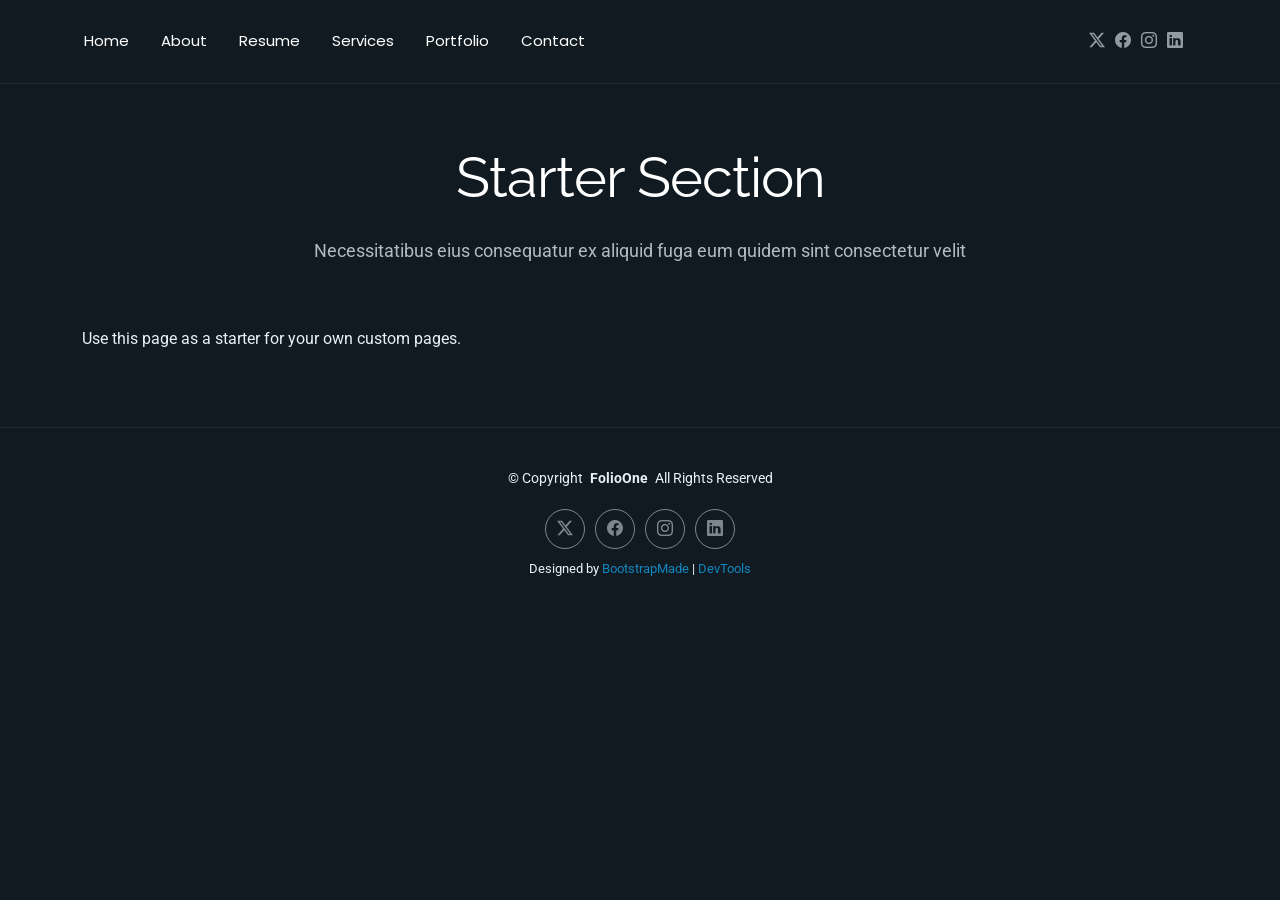
<file: starter-page.html>
<!DOCTYPE html>
<html lang="en">

<head>
  <meta charset="utf-8">
  <meta content="width=device-width, initial-scale=1.0" name="viewport">
  <title>Starter Page - FolioOne Bootstrap Template</title>
  <meta name="description" content="">
  <meta name="keywords" content="">

  <!-- Favicons -->
  <link href="assets/img/favicon.png" rel="icon">
  <link href="assets/img/apple-touch-icon.png" rel="apple-touch-icon">

  <!-- Fonts -->
  <link href="https://fonts.googleapis.com" rel="preconnect">
  <link href="https://fonts.gstatic.com" rel="preconnect" crossorigin>
  <link href="https://fonts.googleapis.com/css2?family=Roboto:ital,wght@0,100;0,300;0,400;0,500;0,700;0,900;1,100;1,300;1,400;1,500;1,700;1,900&family=Poppins:ital,wght@0,100;0,200;0,300;0,400;0,500;0,600;0,700;0,800;0,900;1,100;1,200;1,300;1,400;1,500;1,600;1,700;1,800;1,900&family=Raleway:ital,wght@0,100;0,200;0,300;0,400;0,500;0,600;0,700;0,800;0,900;1,100;1,200;1,300;1,400;1,500;1,600;1,700;1,800;1,900&display=swap" rel="stylesheet">

  <!-- Vendor CSS Files -->
  <link href="assets/vendor/bootstrap/css/bootstrap.min.css" rel="stylesheet">
  <link href="assets/vendor/bootstrap-icons/bootstrap-icons.css" rel="stylesheet">
  <link href="assets/vendor/aos/aos.css" rel="stylesheet">
  <link href="assets/vendor/swiper/swiper-bundle.min.css" rel="stylesheet">
  <link href="assets/vendor/glightbox/css/glightbox.min.css" rel="stylesheet">

  <!-- Main CSS File -->
  <link href="assets/css/main.css" rel="stylesheet">

  <!-- =======================================================
  * Template Name: FolioOne
  * Template URL: https://bootstrapmade.com/folioone-bootstrap-portfolio-website-template/
  * Updated: Aug 23 2025 with Bootstrap v5.3.7
  * Author: BootstrapMade.com
  * License: https://bootstrapmade.com/license/
  ======================================================== -->
</head>

<body class="starter-page-page">

  <header id="header" class="header d-flex align-items-center light-background sticky-top">
    <div class="container position-relative d-flex align-items-center justify-content-between">

      <!-- <a href="index.html" class="logo d-flex align-items-center me-auto me-xl-0">
      <img src="assets/img/logo.webp" alt="">
      <h1 class="sitename">FolioOne</h1> 
    </a> -->

      <nav id="navmenu" class="navmenu">
        <ul>
          <li><a href="index.html">Home</a></li>
          <li><a href="about.html">About</a></li>
          <li><a href="resume.html">Resume</a></li>
          <li><a href="services.html">Services</a></li>
          <li><a href="portfolio.html">Portfolio</a></li>
          <li><a href="contact.html">Contact</a></li>
        </ul>
        <i class="mobile-nav-toggle d-xl-none bi bi-list"></i>
      </nav>

      <div class="header-social-links">
        <a href="#" class="twitter"><i class="bi bi-twitter-x"></i></a>
        <a href="#" class="facebook"><i class="bi bi-facebook"></i></a>
        <a href="#" class="instagram"><i class="bi bi-instagram"></i></a>
        <a href="#" class="linkedin"><i class="bi bi-linkedin"></i></a>
      </div>

    </div>
  </header>

  <main class="main">

    <!-- Starter Section Section -->
    <section id="starter-section" class="starter-section section">

      <!-- Section Title -->
      <div class="container section-title" data-aos="fade-up">
        <h2>Starter Section</h2>
        <p>Necessitatibus eius consequatur ex aliquid fuga eum quidem sint consectetur velit</p>
      </div><!-- End Section Title -->

      <div class="container" data-aos="fade-up">
        <p>Use this page as a starter for your own custom pages.</p>
      </div>

    </section><!-- /Starter Section Section -->

  </main>

  <footer id="footer" class="footer">

    <div class="container">
      <div class="copyright text-center ">
        <p>© <span>Copyright</span> <strong class="px-1 sitename">FolioOne</strong> <span>All Rights Reserved<br></span></p>
      </div>
      <div class="social-links d-flex justify-content-center">
        <a href=""><i class="bi bi-twitter-x"></i></a>
        <a href=""><i class="bi bi-facebook"></i></a>
        <a href=""><i class="bi bi-instagram"></i></a>
        <a href=""><i class="bi bi-linkedin"></i></a>
      </div>
      <div class="credits">
        <!-- All the links in the footer should remain intact. -->
        <!-- You can delete the links only if you've purchased the pro version. -->
        <!-- Licensing information: https://bootstrapmade.com/license/ -->
        <!-- Purchase the pro version with working PHP/AJAX contact form: [buy-url] -->
        Designed by <a href="https://bootstrapmade.com/">BootstrapMade</a> | <a href="https://bootstrapmade.com/tools/">DevTools</a>
      </div>
    </div>

  </footer>

  <!-- Scroll Top -->
  <a href="#" id="scroll-top" class="scroll-top d-flex align-items-center justify-content-center"><i class="bi bi-arrow-up-short"></i></a>

  <!-- Preloader -->
  <div id="preloader"></div>

  <!-- Vendor JS Files -->
  <script src="assets/vendor/bootstrap/js/bootstrap.bundle.min.js"></script>
  <script src="assets/vendor/php-email-form/validate.js"></script>
  <script src="assets/vendor/aos/aos.js"></script>
  <script src="assets/vendor/typed.js/typed.umd.js"></script>
  <script src="assets/vendor/waypoints/noframework.waypoints.js"></script>
  <script src="assets/vendor/purecounter/purecounter_vanilla.js"></script>
  <script src="assets/vendor/swiper/swiper-bundle.min.js"></script>
  <script src="assets/vendor/imagesloaded/imagesloaded.pkgd.min.js"></script>
  <script src="assets/vendor/isotope-layout/isotope.pkgd.min.js"></script>
  <script src="assets/vendor/glightbox/js/glightbox.min.js"></script>

  <!-- Main JS File -->
  <script src="assets/js/main.js"></script>

</body>

</html>
</file>
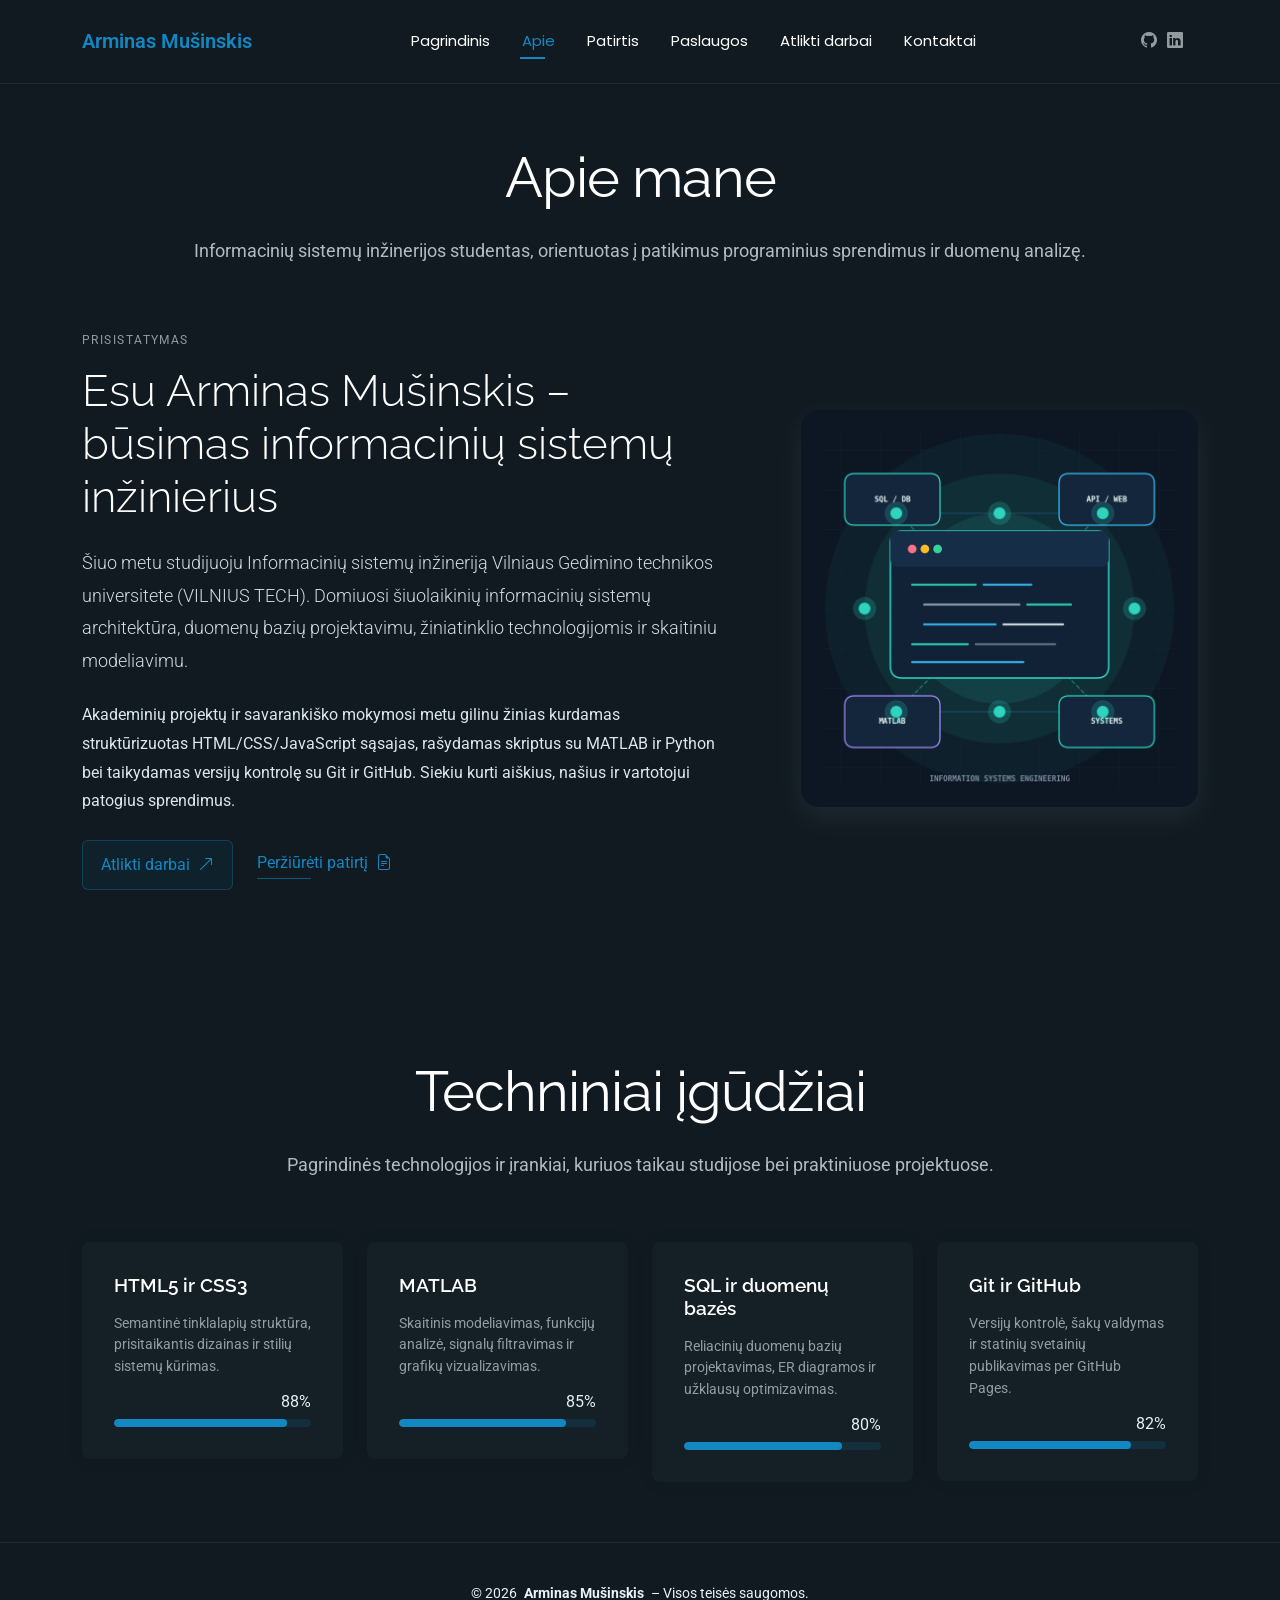
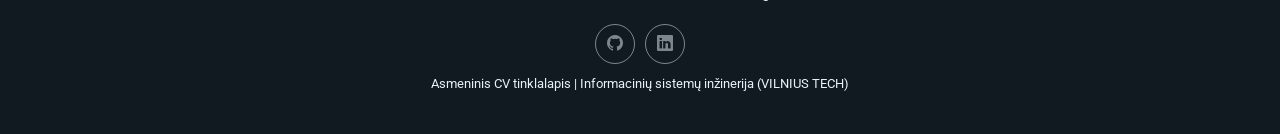
<file: ld7/about.html>
<!DOCTYPE html>
<html lang="lt">

<head>
  <meta charset="UTF-8">
  <meta content="width=device-width, initial-scale=1.0" name="viewport">
  <title>Apie – Mano CV</title>
  <meta name="author" content="Arminas Mušinskis">
  <meta name="description" content="Arminas Mušinskis CV puslapis – Apie mane">
  <meta name="keywords" content="Arminas Mušinskis, CV, Informacinių sistemų inžinerija, VILNIUS TECH">

  <!-- Favicons -->
  <link href="assets/img/favicon-cv.png" rel="icon" type="image/png">
  <link href="assets/img/apple-touch-icon-cv.png" rel="apple-touch-icon">

  <!-- Fonts -->
  <link href="https://fonts.googleapis.com" rel="preconnect">
  <link href="https://fonts.gstatic.com" rel="preconnect" crossorigin>
  <link href="https://fonts.googleapis.com/css2?family=Roboto:ital,wght@0,100;0,300;0,400;0,500;0,700;0,900;1,100;1,300;1,400;1,500;1,700;1,900&family=Poppins:ital,wght@0,100;0,200;0,300;0,400;0,500;0,600;0,700;0,800;0,900;1,100;1,200;1,300;1,400;1,500;1,600;1,700;1,800;1,900&family=Raleway:ital,wght@0,100;0,200;0,300;0,400;0,500;0,600;0,700;0,800;0,900;1,100;1,200;1,300;1,400;1,500;1,600;1,700;1,800;1,900&display=swap" rel="stylesheet">

  <!-- Vendor CSS Files -->
  <link href="assets/vendor/bootstrap/css/bootstrap.min.css" rel="stylesheet">
  <link href="assets/vendor/bootstrap-icons/bootstrap-icons.css" rel="stylesheet">
  <link href="assets/vendor/aos/aos.css" rel="stylesheet">
  <link href="assets/vendor/swiper/swiper-bundle.min.css" rel="stylesheet">
  <link href="assets/vendor/glightbox/css/glightbox.min.css" rel="stylesheet">

  <!-- Main CSS File -->
  <link href="assets/css/main.css" rel="stylesheet">
</head>

<body class="about-page">

  <header id="header" class="header d-flex align-items-center light-background sticky-top">
    <div class="container position-relative d-flex align-items-center justify-content-between">

      <a href="index.html" class="logo d-flex align-items-center gap-2 me-auto me-xl-0">
        <span class="sitename-text fw-semibold fs-5">Arminas Mušinskis</span>
      </a>

      <nav id="navmenu" class="navmenu">
        <ul>
          <li><a href="index.html">Pagrindinis</a></li>
          <li><a href="about.html" class="active">Apie</a></li>
          <li><a href="resume.html">Patirtis</a></li>
          <li><a href="services.html">Paslaugos</a></li>
          <li><a href="portfolio.html">Atlikti darbai</a></li>
          <li><a href="contact.html">Kontaktai</a></li>
        </ul>
        <i class="mobile-nav-toggle d-xl-none bi bi-list"></i>
      </nav>

      <div class="header-social-links">
        <a href="https://github.com/" target="_blank" rel="noopener noreferrer" aria-label="GitHub profilis"><i class="bi bi-github"></i></a>
        <a href="https://www.linkedin.com/" target="_blank" rel="noopener noreferrer" aria-label="LinkedIn profilis"><i class="bi bi-linkedin"></i></a>
      </div>

    </div>
  </header>

  <main class="main">

    <!-- About Section -->
    <section id="about" class="about section">

      <!-- Section Title -->
      <div class="container section-title" data-aos="fade-up">
        <h2>Apie mane</h2>
        <p>Informacinių sistemų inžinerijos studentas, orientuotas į patikimus programinius sprendimus ir duomenų analizę.</p>
      </div><!-- End Section Title -->

      <div class="container" data-aos="fade-up" data-aos-delay="100">

        <!-- Intro + Photo -->
        <div class="row align-items-center justify-content-between gy-5 mb-5 custom-card-block">
          <div class="col-lg-7" data-aos="fade-right" data-aos-delay="150">
            <div class="intro-content">
              <span class="eyebrow">Prisistatymas</span>
              <h2 class="headline">Esu Arminas Mušinskis – būsimas informacinių sistemų inžinierius</h2>
              <p class="lead">
                Šiuo metu studijuoju Informacinių sistemų inžineriją Vilniaus Gedimino technikos universitete (VILNIUS TECH). Domiuosi šiuolaikinių informacinių sistemų architektūra, duomenų bazių projektavimu, žiniatinklio technologijomis ir skaitiniu modeliavimu.
              </p>
              <p>
                Akademinių projektų ir savarankiško mokymosi metu gilinu žinias kurdamas struktūrizuotas HTML/CSS/JavaScript sąsajas, rašydamas skriptus su MATLAB ir Python bei taikydamas versijų kontrolę su Git ir GitHub. Siekiu kurti aiškius, našius ir vartotojui patogius sprendimus.
              </p>

              <div class="cta-group">
                <a href="portfolio.html" class="btn-ghost">
                  Atlikti darbai <i class="bi bi-arrow-up-right"></i>
                </a>
                <a href="resume.html" class="link-underline">
                  Peržiūrėti patirtį <i class="bi bi-file-earmark-text"></i>
                </a>
              </div>
            </div>
          </div>

          <div class="col-lg-5" data-aos="zoom-in" data-aos-delay="250">
            <figure class="profile-figure text-center text-lg-end">
              <img src="assets/img/hero-is-engineer.png" alt="Informacinių sistemų inžinerijos ir duomenų architektūros iliustracija" width="800" height="800" class="img-fluid profile-photo">
            </figure>
          </div>
        </div>
        <!-- End Intro + Photo -->
      </div>
    </section><!-- /About Section -->

    <!-- Skills Section -->
    <section id="skills" class="skills section">

      <!-- Section Title -->
      <div class="container section-title" data-aos="fade-up">
        <h2>Techniniai įgūdžiai</h2>
        <p>Pagrindinės technologijos ir įrankiai, kuriuos taikau studijose bei praktiniuose projektuose.</p>
      </div><!-- End Section Title -->

      <div class="container" data-aos="fade-up" data-aos-delay="100">

        <div class="row g-4 skills-animation">

          <div class="col-md-6 col-lg-3" data-aos="fade-up" data-aos-delay="100">
            <div class="skill-box">
              <h3>HTML5 ir CSS3</h3>
              <p>Semantinė tinklalapių struktūra, prisitaikantis dizainas ir stilių sistemų kūrimas.</p>
              <span class="text-end d-block">88%</span>
              <div class="progress">
                <div class="progress-bar" role="progressbar" aria-valuenow="88" aria-valuemin="0" aria-valuemax="100"></div>
              </div>
            </div>
          </div>

          <div class="col-md-6 col-lg-3" data-aos="fade-up" data-aos-delay="200">
            <div class="skill-box">
              <h3>MATLAB</h3>
              <p>Skaitinis modeliavimas, funkcijų analizė, signalų filtravimas ir grafikų vizualizavimas.</p>
              <span class="text-end d-block">85%</span>
              <div class="progress">
                <div class="progress-bar" role="progressbar" aria-valuenow="85" aria-valuemin="0" aria-valuemax="100"></div>
              </div>
            </div>
          </div>

          <div class="col-md-6 col-lg-3" data-aos="fade-up" data-aos-delay="300">
            <div class="skill-box">
              <h3>SQL ir duomenų bazės</h3>
              <p>Reliacinių duomenų bazių projektavimas, ER diagramos ir užklausų optimizavimas.</p>
              <span class="text-end d-block">80%</span>
              <div class="progress">
                <div class="progress-bar" role="progressbar" aria-valuenow="80" aria-valuemin="0" aria-valuemax="100"></div>
              </div>
            </div>
          </div>

          <div class="col-md-6 col-lg-3" data-aos="fade-up" data-aos-delay="400">
            <div class="skill-box">
              <h3>Git ir GitHub</h3>
              <p>Versijų kontrolė, šakų valdymas ir statinių svetainių publikavimas per GitHub Pages.</p>
              <span class="text-end d-block">82%</span>
              <div class="progress">
                <div class="progress-bar" role="progressbar" aria-valuenow="82" aria-valuemin="0" aria-valuemax="100"></div>
              </div>
            </div>
          </div>

        </div>

      </div>

    </section><!-- /Skills Section -->
  </main>

  <footer id="footer" class="footer">

    <div class="container">
      <div class="copyright text-center">
        <p>© 2026 <strong class="px-1 sitename">Arminas Mušinskis</strong> – Visos teisės saugomos.</p>
      </div>
      <div class="social-links d-flex justify-content-center">
        <a href="https://github.com/" target="_blank" rel="noopener noreferrer" aria-label="GitHub"><i class="bi bi-github"></i></a>
        <a href="https://www.linkedin.com/" target="_blank" rel="noopener noreferrer" aria-label="LinkedIn"><i class="bi bi-linkedin"></i></a>
      </div>
      <div class="credits">
        Asmeninis CV tinklalapis | Informacinių sistemų inžinerija (VILNIUS TECH)
      </div>
    </div>

  </footer>

  <!-- Scroll Top -->
  <a href="#" id="scroll-top" class="scroll-top d-flex align-items-center justify-content-center" aria-label="Grįžti į viršų"><i class="bi bi-arrow-up-short"></i></a>

  <!-- Preloader -->
  <div id="preloader"></div>

  <!-- Vendor JS Files -->
  <script src="assets/vendor/bootstrap/js/bootstrap.bundle.min.js"></script>
  <script src="assets/vendor/php-email-form/validate.js"></script>
  <script src="assets/vendor/aos/aos.js"></script>
  <script src="assets/vendor/typed.js/typed.umd.js"></script>
  <script src="assets/vendor/waypoints/noframework.waypoints.js"></script>
  <script src="assets/vendor/purecounter/purecounter_vanilla.js"></script>
  <script src="assets/vendor/swiper/swiper-bundle.min.js"></script>
  <script src="assets/vendor/imagesloaded/imagesloaded.pkgd.min.js"></script>
  <script src="assets/vendor/isotope-layout/isotope.pkgd.min.js"></script>
  <script src="assets/vendor/glightbox/js/glightbox.min.js"></script>

  <!-- Main JS File -->
  <script src="assets/js/main.js"></script>

</body>

</html>
</file>
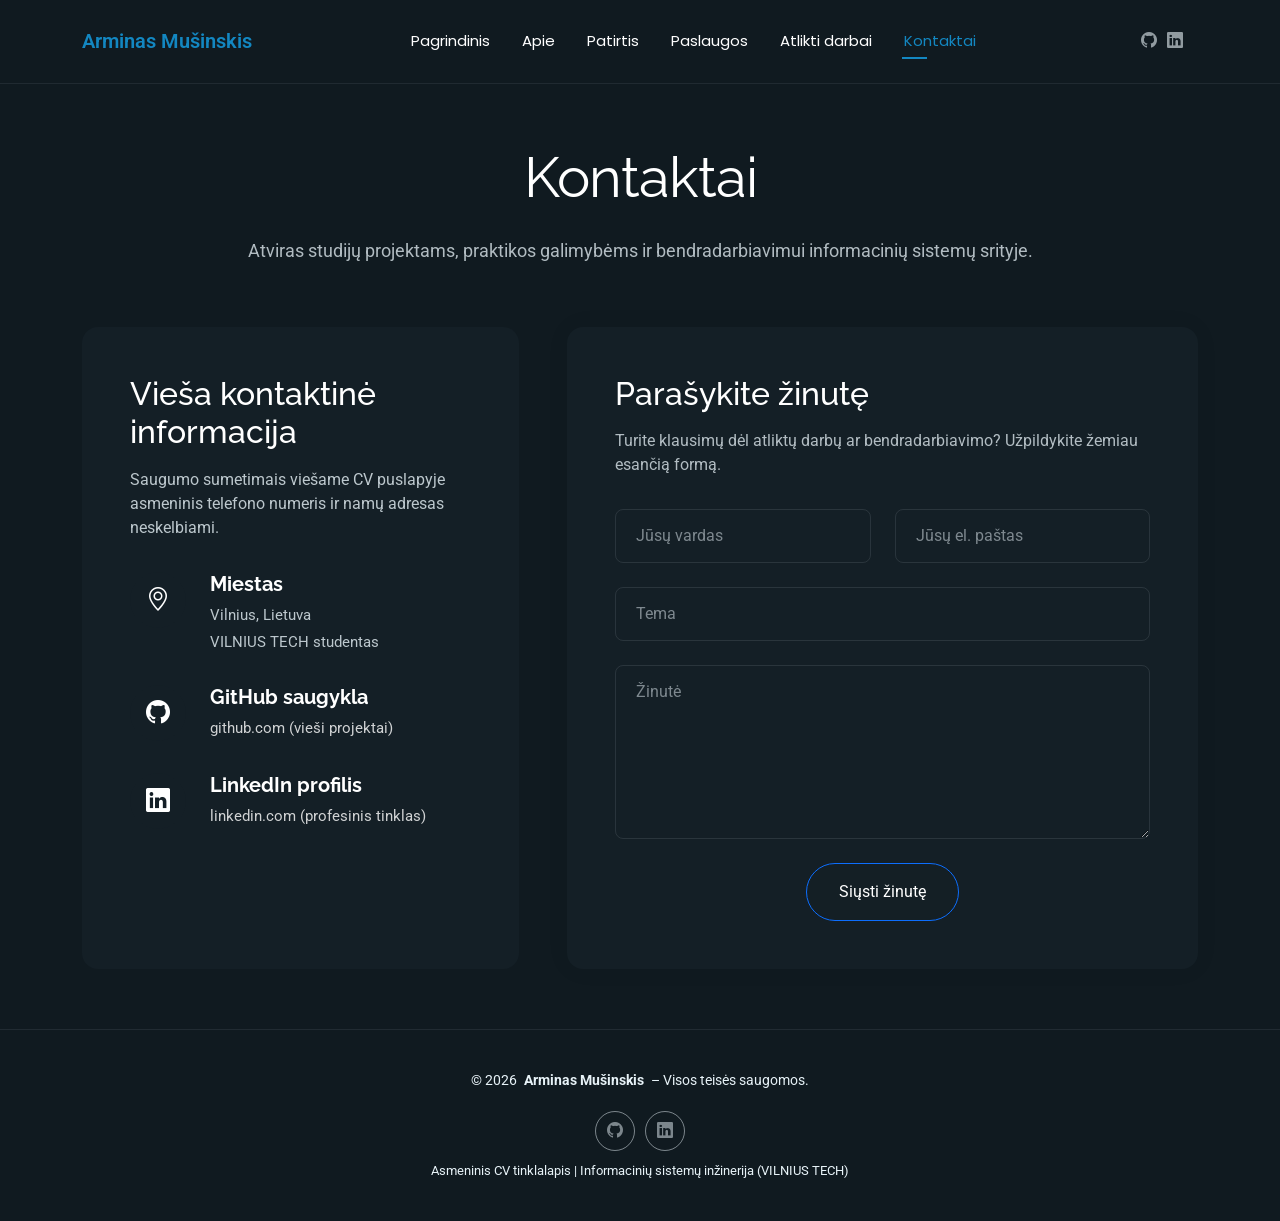
<file: ld7/contact.html>
<!DOCTYPE html>
<html lang="lt">

<head>
  <meta charset="UTF-8">
  <meta content="width=device-width, initial-scale=1.0" name="viewport">
  <title>Kontaktai – Mano CV</title>
  <meta name="author" content="Arminas Mušinskis">
  <meta name="description" content="Arminas Mušinskis CV puslapis – Kontaktai">
  <meta name="keywords" content="Arminas Mušinskis, CV, Informacinių sistemų inžinerija, VILNIUS TECH">

  <!-- Favicons -->
  <link href="assets/img/favicon-cv.png" rel="icon" type="image/png">
  <link href="assets/img/apple-touch-icon-cv.png" rel="apple-touch-icon">

  <!-- Fonts -->
  <link href="https://fonts.googleapis.com" rel="preconnect">
  <link href="https://fonts.gstatic.com" rel="preconnect" crossorigin>
  <link href="https://fonts.googleapis.com/css2?family=Roboto:ital,wght@0,100;0,300;0,400;0,500;0,700;0,900;1,100;1,300;1,400;1,500;1,700;1,900&family=Poppins:ital,wght@0,100;0,200;0,300;0,400;0,500;0,600;0,700;0,800;0,900;1,100;1,200;1,300;1,400;1,500;1,600;1,700;1,800;1,900&family=Raleway:ital,wght@0,100;0,200;0,300;0,400;0,500;0,600;0,700;0,800;0,900;1,100;1,200;1,300;1,400;1,500;1,600;1,700;1,800;1,900&display=swap" rel="stylesheet">

  <!-- Vendor CSS Files -->
  <link href="assets/vendor/bootstrap/css/bootstrap.min.css" rel="stylesheet">
  <link href="assets/vendor/bootstrap-icons/bootstrap-icons.css" rel="stylesheet">
  <link href="assets/vendor/aos/aos.css" rel="stylesheet">
  <link href="assets/vendor/swiper/swiper-bundle.min.css" rel="stylesheet">
  <link href="assets/vendor/glightbox/css/glightbox.min.css" rel="stylesheet">

  <!-- Main CSS File -->
  <link href="assets/css/main.css" rel="stylesheet">
</head>

<body class="contact-page">

  <header id="header" class="header d-flex align-items-center light-background sticky-top">
    <div class="container position-relative d-flex align-items-center justify-content-between">

      <a href="index.html" class="logo d-flex align-items-center gap-2 me-auto me-xl-0">
        <span class="sitename-text fw-semibold fs-5">Arminas Mušinskis</span>
      </a>

      <nav id="navmenu" class="navmenu">
        <ul>
          <li><a href="index.html">Pagrindinis</a></li>
          <li><a href="about.html">Apie</a></li>
          <li><a href="resume.html">Patirtis</a></li>
          <li><a href="services.html">Paslaugos</a></li>
          <li><a href="portfolio.html">Atlikti darbai</a></li>
          <li><a href="contact.html" class="active">Kontaktai</a></li>
        </ul>
        <i class="mobile-nav-toggle d-xl-none bi bi-list"></i>
      </nav>

      <div class="header-social-links">
        <a href="https://github.com/" target="_blank" rel="noopener noreferrer" aria-label="GitHub profilis"><i class="bi bi-github"></i></a>
        <a href="https://www.linkedin.com/" target="_blank" rel="noopener noreferrer" aria-label="LinkedIn profilis"><i class="bi bi-linkedin"></i></a>
      </div>

    </div>
  </header>

  <main class="main">

    <!-- Contact Section -->
    <section id="contact" class="contact section">

      <!-- Section Title -->
      <div class="container section-title" data-aos="fade-up">
        <h2>Kontaktai</h2>
        <p>Atviras studijų projektams, praktikos galimybėms ir bendradarbiavimui informacinių sistemų srityje.</p>
      </div><!-- End Section Title -->

      <div class="container" data-aos="fade-up" data-aos-delay="100">

        <div class="row g-4 g-lg-5">
          <div class="col-lg-5">
            <div class="info-box" data-aos="fade-up" data-aos-delay="200">
              <h3>Vieša kontaktinė informacija</h3>
              <p>Saugumo sumetimais viešame CV puslapyje asmeninis telefono numeris ir namų adresas neskelbiami.</p>

              <div class="info-item" data-aos="fade-up" data-aos-delay="300">
                <div class="icon-box">
                  <i class="bi bi-geo-alt"></i>
                </div>
                <div class="content">
                  <h4>Miestas</h4>
                  <p>Vilnius, Lietuva</p>
                  <p>VILNIUS TECH studentas</p>
                </div>
              </div>

              <div class="info-item" data-aos="fade-up" data-aos-delay="400">
                <div class="icon-box">
                  <i class="bi bi-github"></i>
                </div>
                <div class="content">
                  <h4>GitHub saugykla</h4>
                  <p><a href="https://github.com/" target="_blank" rel="noopener noreferrer">github.com (vieši projektai)</a></p>
                </div>
              </div>

              <div class="info-item" data-aos="fade-up" data-aos-delay="500">
                <div class="icon-box">
                  <i class="bi bi-linkedin"></i>
                </div>
                <div class="content">
                  <h4>LinkedIn profilis</h4>
                  <p><a href="https://www.linkedin.com/" target="_blank" rel="noopener noreferrer">linkedin.com (profesinis tinklas)</a></p>
                </div>
              </div>
            </div>
          </div>

          <div class="col-lg-7">
            <div class="contact-form" data-aos="fade-up" data-aos-delay="300">
              <h3>Parašykite žinutę</h3>
              <p>Turite klausimų dėl atliktų darbų ar bendradarbiavimo? Užpildykite žemiau esančią formą.</p>

              <form action="forms/contact.php" method="post" class="php-email-form" data-aos="fade-up" data-aos-delay="200">
                <div class="row gy-4">

                  <div class="col-md-6">
                    <input type="text" name="name" class="form-control" placeholder="Jūsų vardas" required>
                  </div>

                  <div class="col-md-6">
                    <input type="email" class="form-control" name="email" placeholder="Jūsų el. paštas" required>
                  </div>

                  <div class="col-12">
                    <input type="text" class="form-control" name="subject" placeholder="Tema" required>
                  </div>

                  <div class="col-12">
                    <textarea class="form-control" name="message" rows="6" placeholder="Žinutė" required></textarea>
                  </div>

                  <div class="col-12 text-center">
                    <div class="loading">Siunčiama...</div>
                    <div class="error-message"></div>
                    <div class="sent-message">Jūsų žinutė išsiųsta. Ačiū!</div>

                    <button type="submit" class="btn btn-primary">Siųsti žinutę</button>
                  </div>

                </div>
              </form>

            </div>
          </div>

        </div>

      </div>

    </section><!-- /Contact Section -->

  </main>

  <footer id="footer" class="footer">

    <div class="container">
      <div class="copyright text-center">
        <p>© 2026 <strong class="px-1 sitename">Arminas Mušinskis</strong> – Visos teisės saugomos.</p>
      </div>
      <div class="social-links d-flex justify-content-center">
        <a href="https://github.com/" target="_blank" rel="noopener noreferrer" aria-label="GitHub"><i class="bi bi-github"></i></a>
        <a href="https://www.linkedin.com/" target="_blank" rel="noopener noreferrer" aria-label="LinkedIn"><i class="bi bi-linkedin"></i></a>
      </div>
      <div class="credits">
        Asmeninis CV tinklalapis | Informacinių sistemų inžinerija (VILNIUS TECH)
      </div>
    </div>

  </footer>

  <!-- Scroll Top -->
  <a href="#" id="scroll-top" class="scroll-top d-flex align-items-center justify-content-center" aria-label="Grįžti į viršų"><i class="bi bi-arrow-up-short"></i></a>

  <!-- Preloader -->
  <div id="preloader"></div>

  <!-- Vendor JS Files -->
  <script src="assets/vendor/bootstrap/js/bootstrap.bundle.min.js"></script>
  <script src="assets/vendor/php-email-form/validate.js"></script>
  <script src="assets/vendor/aos/aos.js"></script>
  <script src="assets/vendor/typed.js/typed.umd.js"></script>
  <script src="assets/vendor/waypoints/noframework.waypoints.js"></script>
  <script src="assets/vendor/purecounter/purecounter_vanilla.js"></script>
  <script src="assets/vendor/swiper/swiper-bundle.min.js"></script>
  <script src="assets/vendor/imagesloaded/imagesloaded.pkgd.min.js"></script>
  <script src="assets/vendor/isotope-layout/isotope.pkgd.min.js"></script>
  <script src="assets/vendor/glightbox/js/glightbox.min.js"></script>

  <!-- Main JS File -->
  <script src="assets/js/main.js"></script>

</body>

</html>
</file>
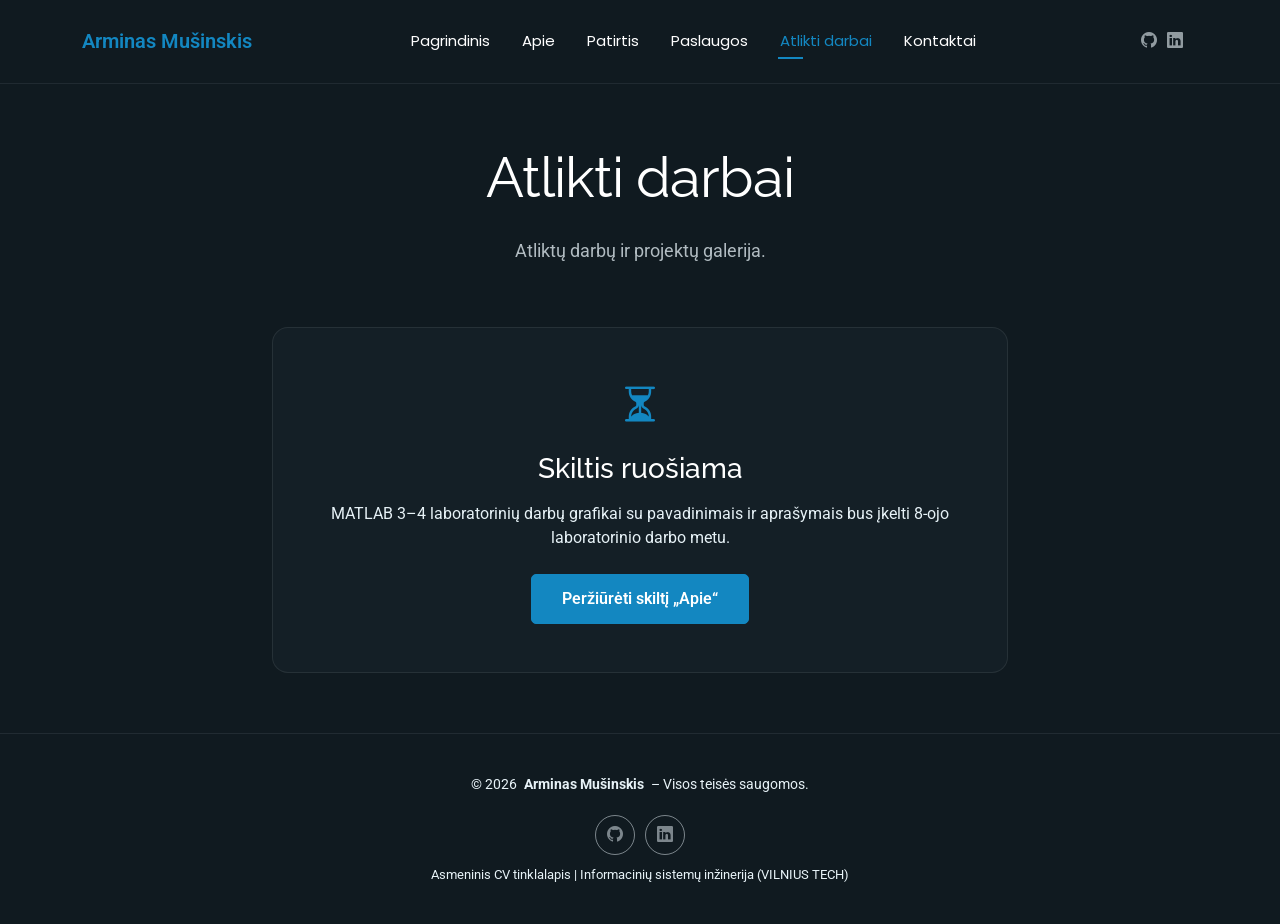
<file: ld7/portfolio.html>
<!DOCTYPE html>
<html lang="lt">

<head>
  <meta charset="UTF-8">
  <meta content="width=device-width, initial-scale=1.0" name="viewport">
  <title>Atlikti darbai – Mano CV</title>
  <meta name="author" content="Arminas Mušinskis">
  <meta name="description" content="Arminas Mušinskis CV puslapis – Atlikti darbai">
  <meta name="keywords" content="Arminas Mušinskis, CV, Informacinių sistemų inžinerija, VILNIUS TECH">

  <!-- Favicons -->
  <link href="assets/img/favicon-cv.png" rel="icon" type="image/png">
  <link href="assets/img/apple-touch-icon-cv.png" rel="apple-touch-icon">

  <!-- Fonts -->
  <link href="https://fonts.googleapis.com" rel="preconnect">
  <link href="https://fonts.gstatic.com" rel="preconnect" crossorigin>
  <link href="https://fonts.googleapis.com/css2?family=Roboto:ital,wght@0,100;0,300;0,400;0,500;0,700;0,900;1,100;1,300;1,400;1,500;1,700;1,900&family=Poppins:ital,wght@0,100;0,200;0,300;0,400;0,500;0,600;0,700;0,800;0,900;1,100;1,200;1,300;1,400;1,500;1,600;1,700;1,800;1,900&family=Raleway:ital,wght@0,100;0,200;0,300;0,400;0,500;0,600;0,700;0,800;0,900;1,100;1,200;1,300;1,400;1,500;1,600;1,700;1,800;1,900&display=swap" rel="stylesheet">

  <!-- Vendor CSS Files -->
  <link href="assets/vendor/bootstrap/css/bootstrap.min.css" rel="stylesheet">
  <link href="assets/vendor/bootstrap-icons/bootstrap-icons.css" rel="stylesheet">
  <link href="assets/vendor/aos/aos.css" rel="stylesheet">
  <link href="assets/vendor/swiper/swiper-bundle.min.css" rel="stylesheet">
  <link href="assets/vendor/glightbox/css/glightbox.min.css" rel="stylesheet">

  <!-- Main CSS File -->
  <link href="assets/css/main.css" rel="stylesheet">
</head>

<body class="portfolio-page">

  <header id="header" class="header d-flex align-items-center light-background sticky-top">
    <div class="container position-relative d-flex align-items-center justify-content-between">

      <a href="index.html" class="logo d-flex align-items-center gap-2 me-auto me-xl-0">
        <span class="sitename-text fw-semibold fs-5">Arminas Mušinskis</span>
      </a>

      <nav id="navmenu" class="navmenu">
        <ul>
          <li><a href="index.html">Pagrindinis</a></li>
          <li><a href="about.html">Apie</a></li>
          <li><a href="resume.html">Patirtis</a></li>
          <li><a href="services.html">Paslaugos</a></li>
          <li><a href="portfolio.html" class="active">Atlikti darbai</a></li>
          <li><a href="contact.html">Kontaktai</a></li>
        </ul>
        <i class="mobile-nav-toggle d-xl-none bi bi-list"></i>
      </nav>

      <div class="header-social-links">
        <a href="https://github.com/" target="_blank" rel="noopener noreferrer" aria-label="GitHub profilis"><i class="bi bi-github"></i></a>
        <a href="https://www.linkedin.com/" target="_blank" rel="noopener noreferrer" aria-label="LinkedIn profilis"><i class="bi bi-linkedin"></i></a>
      </div>

    </div>
  </header>

  <main class="main">

    <section id="portfolio" class="portfolio section">
      <div class="container section-title" data-aos="fade-up">
        <h2>Atlikti darbai</h2>
        <p>Atliktų darbų ir projektų galerija.</p>
      </div>

      <div class="container" data-aos="fade-up" data-aos-delay="100">
        <div class="row justify-content-center">
          <div class="col-lg-8 text-center">
            <div class="p-5 rounded-4" style="background-color: var(--surface-color); border: 1px solid rgba(255,255,255,0.08);">
              <i class="bi bi-hourglass-split fs-1 mb-3 d-block" style="color: var(--accent-color);"></i>
              <h3 class="mb-3">Skiltis ruošiama</h3>
              <p class="mb-4">MATLAB 3–4 laboratorinių darbų grafikai su pavadinimais ir aprašymais bus įkelti 8-ojo laboratorinio darbo metu.</p>
              <a href="about.html" class="btn btn-primary">Peržiūrėti skiltį „Apie“</a>
            </div>
          </div>
        </div>
      </div>
    </section>

  </main>

  <footer id="footer" class="footer">

    <div class="container">
      <div class="copyright text-center">
        <p>© 2026 <strong class="px-1 sitename">Arminas Mušinskis</strong> – Visos teisės saugomos.</p>
      </div>
      <div class="social-links d-flex justify-content-center">
        <a href="https://github.com/" target="_blank" rel="noopener noreferrer" aria-label="GitHub"><i class="bi bi-github"></i></a>
        <a href="https://www.linkedin.com/" target="_blank" rel="noopener noreferrer" aria-label="LinkedIn"><i class="bi bi-linkedin"></i></a>
      </div>
      <div class="credits">
        Asmeninis CV tinklalapis | Informacinių sistemų inžinerija (VILNIUS TECH)
      </div>
    </div>

  </footer>

  <!-- Scroll Top -->
  <a href="#" id="scroll-top" class="scroll-top d-flex align-items-center justify-content-center" aria-label="Grįžti į viršų"><i class="bi bi-arrow-up-short"></i></a>

  <!-- Preloader -->
  <div id="preloader"></div>

  <!-- Vendor JS Files -->
  <script src="assets/vendor/bootstrap/js/bootstrap.bundle.min.js"></script>
  <script src="assets/vendor/php-email-form/validate.js"></script>
  <script src="assets/vendor/aos/aos.js"></script>
  <script src="assets/vendor/typed.js/typed.umd.js"></script>
  <script src="assets/vendor/waypoints/noframework.waypoints.js"></script>
  <script src="assets/vendor/purecounter/purecounter_vanilla.js"></script>
  <script src="assets/vendor/swiper/swiper-bundle.min.js"></script>
  <script src="assets/vendor/imagesloaded/imagesloaded.pkgd.min.js"></script>
  <script src="assets/vendor/isotope-layout/isotope.pkgd.min.js"></script>
  <script src="assets/vendor/glightbox/js/glightbox.min.js"></script>

  <!-- Main JS File -->
  <script src="assets/js/main.js"></script>

</body>

</html>
</file>
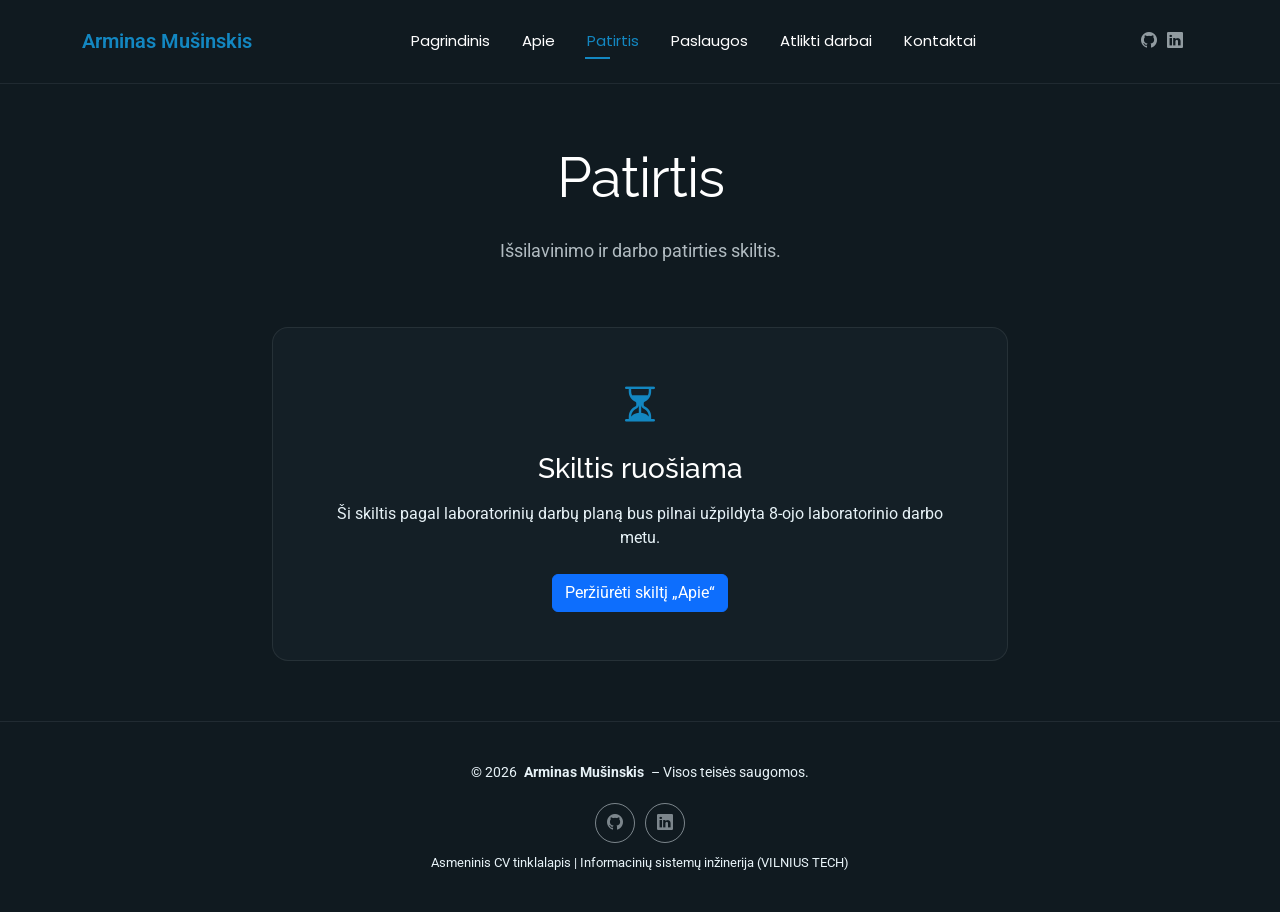
<file: ld7/resume.html>
<!DOCTYPE html>
<html lang="lt">

<head>
  <meta charset="UTF-8">
  <meta content="width=device-width, initial-scale=1.0" name="viewport">
  <title>Patirtis – Mano CV</title>
  <meta name="author" content="Arminas Mušinskis">
  <meta name="description" content="Arminas Mušinskis CV puslapis – Patirtis">
  <meta name="keywords" content="Arminas Mušinskis, CV, Informacinių sistemų inžinerija, VILNIUS TECH">

  <!-- Favicons -->
  <link href="assets/img/favicon-cv.png" rel="icon" type="image/png">
  <link href="assets/img/apple-touch-icon-cv.png" rel="apple-touch-icon">

  <!-- Fonts -->
  <link href="https://fonts.googleapis.com" rel="preconnect">
  <link href="https://fonts.gstatic.com" rel="preconnect" crossorigin>
  <link href="https://fonts.googleapis.com/css2?family=Roboto:ital,wght@0,100;0,300;0,400;0,500;0,700;0,900;1,100;1,300;1,400;1,500;1,700;1,900&family=Poppins:ital,wght@0,100;0,200;0,300;0,400;0,500;0,600;0,700;0,800;0,900;1,100;1,200;1,300;1,400;1,500;1,600;1,700;1,800;1,900&family=Raleway:ital,wght@0,100;0,200;0,300;0,400;0,500;0,600;0,700;0,800;0,900;1,100;1,200;1,300;1,400;1,500;1,600;1,700;1,800;1,900&display=swap" rel="stylesheet">

  <!-- Vendor CSS Files -->
  <link href="assets/vendor/bootstrap/css/bootstrap.min.css" rel="stylesheet">
  <link href="assets/vendor/bootstrap-icons/bootstrap-icons.css" rel="stylesheet">
  <link href="assets/vendor/aos/aos.css" rel="stylesheet">
  <link href="assets/vendor/swiper/swiper-bundle.min.css" rel="stylesheet">
  <link href="assets/vendor/glightbox/css/glightbox.min.css" rel="stylesheet">

  <!-- Main CSS File -->
  <link href="assets/css/main.css" rel="stylesheet">
</head>

<body class="resume-page">

  <header id="header" class="header d-flex align-items-center light-background sticky-top">
    <div class="container position-relative d-flex align-items-center justify-content-between">

      <a href="index.html" class="logo d-flex align-items-center gap-2 me-auto me-xl-0">
        <span class="sitename-text fw-semibold fs-5">Arminas Mušinskis</span>
      </a>

      <nav id="navmenu" class="navmenu">
        <ul>
          <li><a href="index.html">Pagrindinis</a></li>
          <li><a href="about.html">Apie</a></li>
          <li><a href="resume.html" class="active">Patirtis</a></li>
          <li><a href="services.html">Paslaugos</a></li>
          <li><a href="portfolio.html">Atlikti darbai</a></li>
          <li><a href="contact.html">Kontaktai</a></li>
        </ul>
        <i class="mobile-nav-toggle d-xl-none bi bi-list"></i>
      </nav>

      <div class="header-social-links">
        <a href="https://github.com/" target="_blank" rel="noopener noreferrer" aria-label="GitHub profilis"><i class="bi bi-github"></i></a>
        <a href="https://www.linkedin.com/" target="_blank" rel="noopener noreferrer" aria-label="LinkedIn profilis"><i class="bi bi-linkedin"></i></a>
      </div>

    </div>
  </header>

  <main class="main">

    <section id="resume" class="resume section">
      <div class="container section-title" data-aos="fade-up">
        <h2>Patirtis</h2>
        <p>Išsilavinimo ir darbo patirties skiltis.</p>
      </div>

      <div class="container" data-aos="fade-up" data-aos-delay="100">
        <div class="row justify-content-center">
          <div class="col-lg-8 text-center">
            <div class="p-5 rounded-4" style="background-color: var(--surface-color); border: 1px solid rgba(255,255,255,0.08);">
              <i class="bi bi-hourglass-split fs-1 mb-3 d-block" style="color: var(--accent-color);"></i>
              <h3 class="mb-3">Skiltis ruošiama</h3>
              <p class="mb-4">Ši skiltis pagal laboratorinių darbų planą bus pilnai užpildyta 8-ojo laboratorinio darbo metu.</p>
              <a href="about.html" class="btn btn-primary">Peržiūrėti skiltį „Apie“</a>
            </div>
          </div>
        </div>
      </div>
    </section>

  </main>

  <footer id="footer" class="footer">

    <div class="container">
      <div class="copyright text-center">
        <p>© 2026 <strong class="px-1 sitename">Arminas Mušinskis</strong> – Visos teisės saugomos.</p>
      </div>
      <div class="social-links d-flex justify-content-center">
        <a href="https://github.com/" target="_blank" rel="noopener noreferrer" aria-label="GitHub"><i class="bi bi-github"></i></a>
        <a href="https://www.linkedin.com/" target="_blank" rel="noopener noreferrer" aria-label="LinkedIn"><i class="bi bi-linkedin"></i></a>
      </div>
      <div class="credits">
        Asmeninis CV tinklalapis | Informacinių sistemų inžinerija (VILNIUS TECH)
      </div>
    </div>

  </footer>

  <!-- Scroll Top -->
  <a href="#" id="scroll-top" class="scroll-top d-flex align-items-center justify-content-center" aria-label="Grįžti į viršų"><i class="bi bi-arrow-up-short"></i></a>

  <!-- Preloader -->
  <div id="preloader"></div>

  <!-- Vendor JS Files -->
  <script src="assets/vendor/bootstrap/js/bootstrap.bundle.min.js"></script>
  <script src="assets/vendor/php-email-form/validate.js"></script>
  <script src="assets/vendor/aos/aos.js"></script>
  <script src="assets/vendor/typed.js/typed.umd.js"></script>
  <script src="assets/vendor/waypoints/noframework.waypoints.js"></script>
  <script src="assets/vendor/purecounter/purecounter_vanilla.js"></script>
  <script src="assets/vendor/swiper/swiper-bundle.min.js"></script>
  <script src="assets/vendor/imagesloaded/imagesloaded.pkgd.min.js"></script>
  <script src="assets/vendor/isotope-layout/isotope.pkgd.min.js"></script>
  <script src="assets/vendor/glightbox/js/glightbox.min.js"></script>

  <!-- Main JS File -->
  <script src="assets/js/main.js"></script>

</body>

</html>
</file>
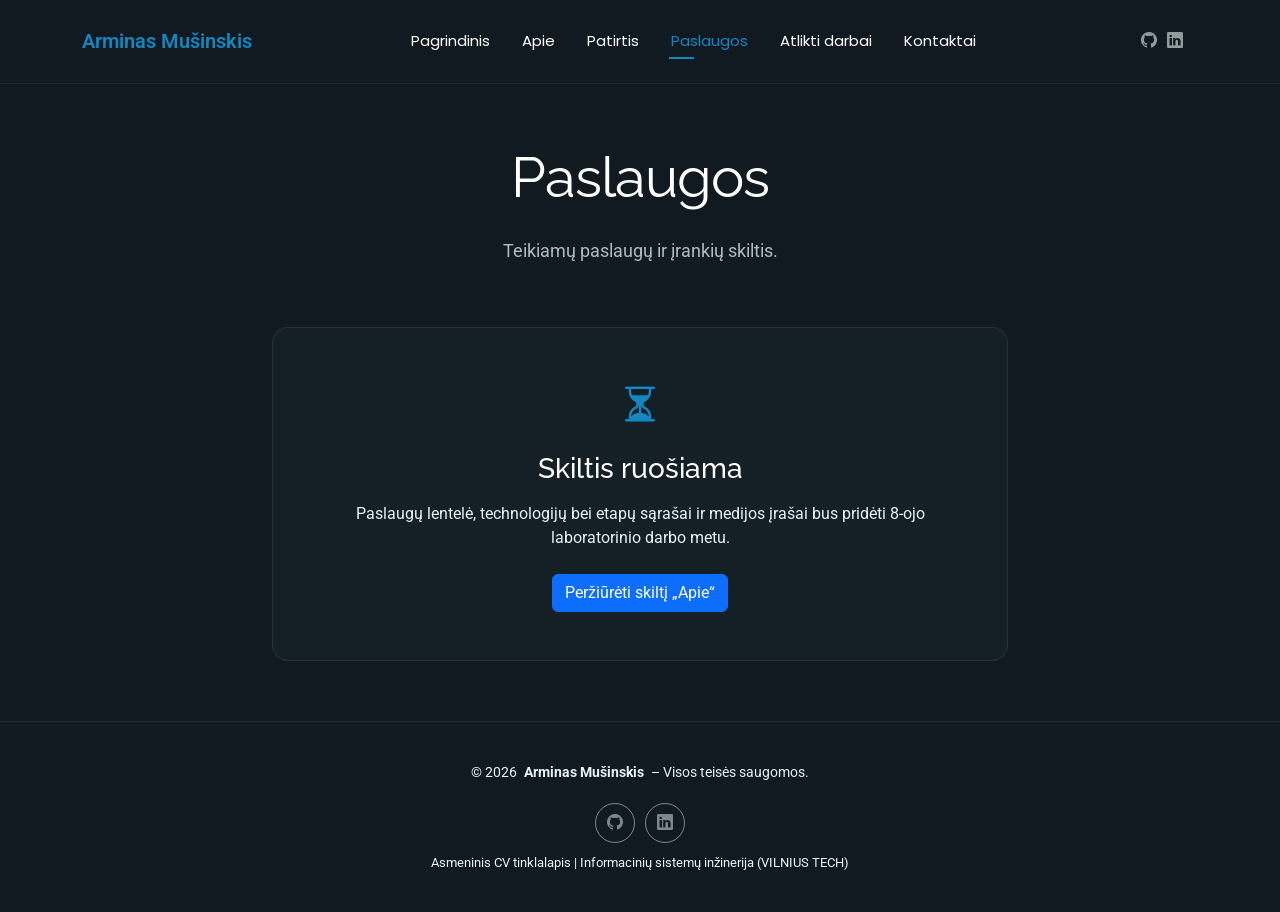
<file: ld7/services.html>
<!DOCTYPE html>
<html lang="lt">

<head>
  <meta charset="UTF-8">
  <meta content="width=device-width, initial-scale=1.0" name="viewport">
  <title>Paslaugos – Mano CV</title>
  <meta name="author" content="Arminas Mušinskis">
  <meta name="description" content="Arminas Mušinskis CV puslapis – Paslaugos">
  <meta name="keywords" content="Arminas Mušinskis, CV, Informacinių sistemų inžinerija, VILNIUS TECH">

  <!-- Favicons -->
  <link href="assets/img/favicon-cv.png" rel="icon" type="image/png">
  <link href="assets/img/apple-touch-icon-cv.png" rel="apple-touch-icon">

  <!-- Fonts -->
  <link href="https://fonts.googleapis.com" rel="preconnect">
  <link href="https://fonts.gstatic.com" rel="preconnect" crossorigin>
  <link href="https://fonts.googleapis.com/css2?family=Roboto:ital,wght@0,100;0,300;0,400;0,500;0,700;0,900;1,100;1,300;1,400;1,500;1,700;1,900&family=Poppins:ital,wght@0,100;0,200;0,300;0,400;0,500;0,600;0,700;0,800;0,900;1,100;1,200;1,300;1,400;1,500;1,600;1,700;1,800;1,900&family=Raleway:ital,wght@0,100;0,200;0,300;0,400;0,500;0,600;0,700;0,800;0,900;1,100;1,200;1,300;1,400;1,500;1,600;1,700;1,800;1,900&display=swap" rel="stylesheet">

  <!-- Vendor CSS Files -->
  <link href="assets/vendor/bootstrap/css/bootstrap.min.css" rel="stylesheet">
  <link href="assets/vendor/bootstrap-icons/bootstrap-icons.css" rel="stylesheet">
  <link href="assets/vendor/aos/aos.css" rel="stylesheet">
  <link href="assets/vendor/swiper/swiper-bundle.min.css" rel="stylesheet">
  <link href="assets/vendor/glightbox/css/glightbox.min.css" rel="stylesheet">

  <!-- Main CSS File -->
  <link href="assets/css/main.css" rel="stylesheet">
</head>

<body class="services-page">

  <header id="header" class="header d-flex align-items-center light-background sticky-top">
    <div class="container position-relative d-flex align-items-center justify-content-between">

      <a href="index.html" class="logo d-flex align-items-center gap-2 me-auto me-xl-0">
        <span class="sitename-text fw-semibold fs-5">Arminas Mušinskis</span>
      </a>

      <nav id="navmenu" class="navmenu">
        <ul>
          <li><a href="index.html">Pagrindinis</a></li>
          <li><a href="about.html">Apie</a></li>
          <li><a href="resume.html">Patirtis</a></li>
          <li><a href="services.html" class="active">Paslaugos</a></li>
          <li><a href="portfolio.html">Atlikti darbai</a></li>
          <li><a href="contact.html">Kontaktai</a></li>
        </ul>
        <i class="mobile-nav-toggle d-xl-none bi bi-list"></i>
      </nav>

      <div class="header-social-links">
        <a href="https://github.com/" target="_blank" rel="noopener noreferrer" aria-label="GitHub profilis"><i class="bi bi-github"></i></a>
        <a href="https://www.linkedin.com/" target="_blank" rel="noopener noreferrer" aria-label="LinkedIn profilis"><i class="bi bi-linkedin"></i></a>
      </div>

    </div>
  </header>

  <main class="main">

    <section id="services" class="services section">
      <div class="container section-title" data-aos="fade-up">
        <h2>Paslaugos</h2>
        <p>Teikiamų paslaugų ir įrankių skiltis.</p>
      </div>

      <div class="container" data-aos="fade-up" data-aos-delay="100">
        <div class="row justify-content-center">
          <div class="col-lg-8 text-center">
            <div class="p-5 rounded-4" style="background-color: var(--surface-color); border: 1px solid rgba(255,255,255,0.08);">
              <i class="bi bi-hourglass-split fs-1 mb-3 d-block" style="color: var(--accent-color);"></i>
              <h3 class="mb-3">Skiltis ruošiama</h3>
              <p class="mb-4">Paslaugų lentelė, technologijų bei etapų sąrašai ir medijos įrašai bus pridėti 8-ojo laboratorinio darbo metu.</p>
              <a href="about.html" class="btn btn-primary">Peržiūrėti skiltį „Apie“</a>
            </div>
          </div>
        </div>
      </div>
    </section>

  </main>

  <footer id="footer" class="footer">

    <div class="container">
      <div class="copyright text-center">
        <p>© 2026 <strong class="px-1 sitename">Arminas Mušinskis</strong> – Visos teisės saugomos.</p>
      </div>
      <div class="social-links d-flex justify-content-center">
        <a href="https://github.com/" target="_blank" rel="noopener noreferrer" aria-label="GitHub"><i class="bi bi-github"></i></a>
        <a href="https://www.linkedin.com/" target="_blank" rel="noopener noreferrer" aria-label="LinkedIn"><i class="bi bi-linkedin"></i></a>
      </div>
      <div class="credits">
        Asmeninis CV tinklalapis | Informacinių sistemų inžinerija (VILNIUS TECH)
      </div>
    </div>

  </footer>

  <!-- Scroll Top -->
  <a href="#" id="scroll-top" class="scroll-top d-flex align-items-center justify-content-center" aria-label="Grįžti į viršų"><i class="bi bi-arrow-up-short"></i></a>

  <!-- Preloader -->
  <div id="preloader"></div>

  <!-- Vendor JS Files -->
  <script src="assets/vendor/bootstrap/js/bootstrap.bundle.min.js"></script>
  <script src="assets/vendor/php-email-form/validate.js"></script>
  <script src="assets/vendor/aos/aos.js"></script>
  <script src="assets/vendor/typed.js/typed.umd.js"></script>
  <script src="assets/vendor/waypoints/noframework.waypoints.js"></script>
  <script src="assets/vendor/purecounter/purecounter_vanilla.js"></script>
  <script src="assets/vendor/swiper/swiper-bundle.min.js"></script>
  <script src="assets/vendor/imagesloaded/imagesloaded.pkgd.min.js"></script>
  <script src="assets/vendor/isotope-layout/isotope.pkgd.min.js"></script>
  <script src="assets/vendor/glightbox/js/glightbox.min.js"></script>

  <!-- Main JS File -->
  <script src="assets/js/main.js"></script>

</body>

</html>
</file>
<file: assets/css/custom.css>
/*==============================================================
  9 laboratorinis darbas – Individualūs CSS stiliai (custom.css)
  Autorius: Arminas Mušinskis
  Įkeliamas PO main.css
==============================================================*/

/*--------------------------------------------------------------
  1. Spalvų paletė ir šriftų kintamieji (Typography – 2 punktas)
--------------------------------------------------------------*/
:root {
  --default-font: "Inter", system-ui, -apple-system, "Segoe UI", sans-serif;
  --heading-font: "Space Grotesk", "Inter", sans-serif;
  --nav-font: "Space Grotesk", sans-serif;

  --background-color: #0b131e;
  --surface-color: #121f30;
  --default-color: #dbe8f4;
  --heading-color: #f8fafc;
  --accent-color: #2dd4bf;
  --accent-secondary: #38bdf8;
  --contrast-color: #07131a;
  --nav-color: #e2e8f0;
  --nav-hover-color: #2dd4bf;
}

body {
  font-family: var(--default-font);
  background-color: var(--background-color);
  color: var(--default-color);
  letter-spacing: 0.01em;
}

/* Antraščių stiliai (h1-h6) – vizualiai skiriasi nuo pradinio šablono */
h1, h2, h3, h4, h5, h6 {
  font-family: var(--heading-font);
  letter-spacing: -0.02em;
}

h1 {
  font-size: clamp(2.4rem, 4.5vw, 3.6rem);
  font-weight: 700;
  color: #ffffff;
  line-height: 1.15;
}

h2 {
  font-size: clamp(1.9rem, 3.2vw, 2.75rem);
  font-weight: 700;
  color: #f0fdfa;
}

h3 {
  font-size: 1.5rem;
  font-weight: 600;
  color: #99f6e4;
}

h4 {
  font-size: 1.2rem;
  font-weight: 600;
  color: #e0f2fe;
}

h5 {
  font-size: 0.95rem;
  font-weight: 600;
  letter-spacing: 0.04em;
  text-transform: uppercase;
  color: var(--accent-color);
}

h6 {
  font-size: 0.875rem;
  font-weight: 600;
  color: #94a3b8;
}

/* Pastraipų stilius */
p {
  font-family: var(--default-font);
  font-size: 1.03rem;
  line-height: 1.75;
  color: #cbd5e1;
}

.section-title h2 {
  font-weight: 700;
  position: relative;
  display: inline-block;
  padding-bottom: 14px;
}

.section-title h2::after {
  content: "";
  position: absolute;
  left: 50%;
  bottom: 0;
  transform: translateX(-50%);
  width: 72px;
  height: 4px;
  border-radius: 999px;
  background: linear-gradient(90deg, var(--accent-color), var(--accent-secondary));
}

/*--------------------------------------------------------------
  2. Mygtukai (:hover, :active) ir nuorodos (3 punktas)
--------------------------------------------------------------*/
a {
  color: var(--accent-color);
  font-weight: 500;
  text-decoration: none;
  transition: color 0.25s ease, text-shadow 0.25s ease;
}

a:hover,
a:focus {
  color: var(--accent-secondary);
  text-decoration: underline;
  text-underline-offset: 4px;
}

.navmenu a:hover,
.navmenu a:focus,
.btn:hover,
.btn:focus,
.social-links a:hover,
.header-social-links a:hover,
.portfolio-overlay a:hover,
.scroll-top:hover {
  text-decoration: none;
}

/* Mygtukai */
.btn,
.hero .hero-actions .btn,
.portfolio .btn-primary,
.contact .contact-form .btn,
.about .intro-content .cta-group .btn-ghost {
  font-family: var(--heading-font);
  font-weight: 600;
  letter-spacing: 0.02em;
  border-radius: 12px;
  padding: 12px 28px;
  transition: all 0.25s ease;
}

.btn-primary,
.hero .hero-actions .btn.btn-primary,
.portfolio .btn-primary,
.contact .contact-form .btn.btn-primary {
  background: linear-gradient(135deg, #2dd4bf, #0ea5e9);
  border: 2px solid transparent;
  color: #06131c;
  box-shadow: 0 8px 22px rgba(45, 212, 191, 0.28);
}

.btn-primary:hover,
.hero .hero-actions .btn.btn-primary:hover,
.portfolio .btn-primary:hover,
.contact .contact-form .btn.btn-primary:hover {
  background: linear-gradient(135deg, #5eead4, #38bdf8);
  color: #041018;
  transform: translateY(-3px);
  box-shadow: 0 12px 28px rgba(56, 189, 248, 0.4);
}

.btn-primary:active,
.hero .hero-actions .btn.btn-primary:active,
.portfolio .btn-primary:active,
.contact .contact-form .btn.btn-primary:active {
  transform: translateY(1px) scale(0.98);
  box-shadow: 0 4px 12px rgba(45, 212, 191, 0.25);
}

.hero .hero-actions .btn.btn-outline,
.about .intro-content .cta-group .btn-ghost {
  background: rgba(45, 212, 191, 0.08);
  border: 2px solid var(--accent-color);
  color: #99f6e4;
}

.hero .hero-actions .btn.btn-outline:hover,
.about .intro-content .cta-group .btn-ghost:hover {
  background: var(--accent-color);
  color: #06131c;
  transform: translateY(-3px);
  box-shadow: 0 10px 24px rgba(45, 212, 191, 0.3);
}

.hero .hero-actions .btn.btn-outline:active,
.about .intro-content .cta-group .btn-ghost:active {
  transform: translateY(1px) scale(0.98);
}

/*--------------------------------------------------------------
  3. Elementų išdėstymas (Margin/Padding) ir turinio blokai (4 punktas)
--------------------------------------------------------------*/
#about.about.section {
  padding: 90px 0 50px 0;
}

#resume.resume.section {
  padding: 85px 0 75px 0;
}

#portfolio.portfolio.section {
  padding: 85px 0 85px 0;
}

#about .section-title,
#resume .section-title,
#portfolio .section-title {
  margin-bottom: 20px;
  padding-bottom: 36px;
}

/* Patobulinti turinio blokai kiekvienoje sekcijoje */
.custom-card-block,
.skills .skill-box,
.services .service-item,
.portfolio .portfolio-card,
.contact .info-box,
.contact .contact-form {
  background: linear-gradient(160deg, #132236 0%, #0f1b2b 100%);
  border: 1px solid rgba(45, 212, 191, 0.22);
  border-radius: 18px;
  box-shadow: 0 14px 36px rgba(0, 0, 0, 0.35);
  transition: transform 0.3s ease, border-color 0.3s ease, box-shadow 0.3s ease;
}

.custom-card-block {
  padding: 2.25rem;
}

.skills .skill-box:hover,
.services .service-item:hover,
.portfolio .portfolio-card:hover {
  border-color: rgba(45, 212, 191, 0.55);
  box-shadow: 0 18px 42px rgba(14, 165, 233, 0.18);
}

.resume .resume-item {
  margin-bottom: 2rem;
}

.portfolio .portfolio-card .portfolio-img {
  background-color: #0b131e;
  padding: 12px;
  border-bottom: 1px solid rgba(45, 212, 191, 0.16);
}

.portfolio .portfolio-card .portfolio-img img {
  width: 100%;
  height: auto;
  border-radius: 10px;
  object-fit: contain;
}

/*--------------------------------------------------------------
  4. Pasirinktų svetainės komponentų stiliai (5 punktas)
     1) Navigacijos juosta (#header, #navmenu)
     2) Progreso juostos (.progress, .progress-bar)
     3) Mygtukas „Į viršų“ (#scroll-top)
--------------------------------------------------------------*/

/* Komponentas 1: Navigacijos juosta (pakeista >3 CSS savybių) */
.header.light-background {
  background: rgba(11, 19, 30, 0.88);
  backdrop-filter: blur(12px);
  -webkit-backdrop-filter: blur(12px);
  border-bottom: 2px solid rgba(45, 212, 191, 0.35);
  box-shadow: 0 8px 28px rgba(0, 0, 0, 0.4);
  padding: 12px 0;
}

.header .logo {
  gap: 10px;
  text-decoration: none;
}

.sitename-badge {
  display: inline-flex;
  align-items: center;
  justify-content: center;
  width: 36px;
  height: 36px;
  border-radius: 10px;
  background: linear-gradient(135deg, #2dd4bf, #0ea5e9);
  color: #06131c;
  font-family: var(--heading-font);
  font-weight: 700;
  font-size: 0.95rem;
}

.sitename-text {
  font-family: var(--heading-font);
  font-weight: 700;
  font-size: 1.1rem;
  color: #ffffff;
}

@media (min-width: 1200px) {
  .navmenu > ul > li {
    padding: 6px 8px;
  }

  .navmenu a,
  .navmenu a:focus {
    padding: 8px 16px;
    border-radius: 999px;
    font-weight: 500;
  }

  .navmenu > ul > li > a:before {
    display: none;
  }

  .navmenu li:hover > a,
  .navmenu .active,
  .navmenu .active:focus {
    background-color: rgba(45, 212, 191, 0.16);
    color: #5eead4;
    box-shadow: inset 0 0 0 1px rgba(45, 212, 191, 0.45);
  }
}

/* Komponentas 2: Progreso juostos (pakeista >3 CSS savybių) */
.skills .skill-box .progress,
.resume .skill-item .progress {
  height: 12px;
  background-color: #0a121c;
  border: 1px solid rgba(45, 212, 191, 0.3);
  border-radius: 999px;
  padding: 2px;
  box-shadow: inset 0 2px 6px rgba(0, 0, 0, 0.5);
}

.skills .skill-box .progress .progress-bar,
.resume .skill-item .progress .progress-bar {
  background: linear-gradient(90deg, #2dd4bf, #38bdf8);
  border-radius: 999px;
  box-shadow: 0 0 12px rgba(45, 212, 191, 0.55);
}

/* Komponentas 3: „Į viršų“ mygtukas (pakeista >3 CSS savybių) */
.scroll-top {
  width: 48px;
  height: 48px;
  border-radius: 14px;
  background: linear-gradient(135deg, #2dd4bf, #0ea5e9);
  border: 2px solid #99f6e4;
  box-shadow: 0 8px 24px rgba(45, 212, 191, 0.4);
}

.scroll-top i {
  color: #06131c;
  font-size: 26px;
}

.scroll-top:hover {
  background: linear-gradient(135deg, #5eead4, #38bdf8);
  transform: translateY(-4px);
}

/*--------------------------------------------------------------
  5. Papildoma užduotis: Sąrašų stiliai (pseudo-elementai + skaitikliai)
--------------------------------------------------------------*/
ul.custom-tech-list {
  list-style: none;
  padding-left: 0;
  margin-bottom: 0;
}

ul.custom-tech-list > li {
  position: relative;
  padding: 10px 14px 10px 38px;
  margin-bottom: 10px;
  background: rgba(11, 19, 30, 0.55);
  border: 1px solid rgba(45, 212, 191, 0.18);
  border-radius: 10px;
  color: #e2e8f0;
}

ul.custom-tech-list > li::before {
  content: "▸";
  position: absolute;
  left: 14px;
  top: 9px;
  color: #2dd4bf;
  font-size: 1.15rem;
  font-weight: 700;
}

ol.custom-steps-list {
  list-style: none;
  counter-reset: step-counter;
  padding-left: 0;
  margin-bottom: 0;
}

ol.custom-steps-list > li {
  counter-increment: step-counter;
  position: relative;
  padding: 12px 14px 12px 52px;
  margin-bottom: 12px;
  background: rgba(11, 19, 30, 0.55);
  border: 1px solid rgba(56, 189, 248, 0.2);
  border-radius: 10px;
  color: #e2e8f0;
}

ol.custom-steps-list > li::before {
  content: counter(step-counter);
  position: absolute;
  left: 12px;
  top: 10px;
  width: 28px;
  height: 28px;
  border-radius: 8px;
  background: linear-gradient(135deg, #2dd4bf, #0ea5e9);
  color: #06131c;
  font-family: var(--heading-font);
  font-weight: 700;
  font-size: 0.9rem;
  display: flex;
  align-items: center;
  justify-content: center;
}

/* Atskiras stilius įdėtiniam sąrašui (Nested List) */
.nested-list {
  list-style: none;
  margin-top: 10px;
  margin-bottom: 4px;
  padding: 10px 14px;
  background: rgba(45, 212, 191, 0.08);
  border-left: 3px solid #38bdf8;
  border-radius: 0 8px 8px 0;
}

.nested-list li {
  position: relative;
  padding: 5px 0 5px 22px;
  font-size: 0.94rem;
  color: #bae6fd;
}

.nested-list li::before {
  content: "◆";
  position: absolute;
  left: 4px;
  top: 6px;
  font-size: 0.7rem;
  color: #38bdf8;
}

/*--------------------------------------------------------------
  6. Papildoma užduotis: Lentelės stilius (Antraštė, Zebra, Hover, Padding, Centravimas)
--------------------------------------------------------------*/
.services-pricing-table {
  --bs-table-bg: transparent;
  --bs-table-color: #e2e8f0;
  --bs-table-border-color: rgba(148, 163, 184, 0.2);
  width: 100%;
  border-collapse: separate;
  border-spacing: 0;
  border-radius: 14px;
  overflow: hidden;
  border: 1px solid rgba(45, 212, 191, 0.35);
  box-shadow: 0 10px 28px rgba(0, 0, 0, 0.35);
}

.services-pricing-table thead th {
  background-color: transparent;
  background: linear-gradient(90deg, #0f766e, #0369a1);
  color: #ffffff;
  font-family: var(--heading-font);
  font-weight: 700;
  font-size: 1rem;
  text-transform: uppercase;
  letter-spacing: 0.05em;
  padding: 16px 20px;
  text-align: center;
  vertical-align: middle;
  border-bottom: 2px solid #2dd4bf;
}

.services-pricing-table tbody td {
  padding: 16px 20px;
  text-align: center;
  vertical-align: middle;
  color: #e2e8f0;
  border-bottom: 1px solid rgba(148, 163, 184, 0.16);
}

/* Zebra stilius */
.services-pricing-table tbody tr:nth-child(odd) td {
  background-color: #101d2d;
}

.services-pricing-table tbody tr:nth-child(even) td {
  background-color: #16283d;
}

/* Hover efektas eilutėms */
.services-pricing-table tbody tr:hover td {
  background-color: rgba(45, 212, 191, 0.2);
  transition: background-color 0.25s ease;
}

.services-pricing-table tbody td:last-child {
  font-family: var(--heading-font);
  font-weight: 700;
  color: #5eead4;
}

/*--------------------------------------------------------------
  7. Medijos blokų stilius (8 LD Papildoma užduotis)
--------------------------------------------------------------*/
.media-card {
  background: rgba(11, 19, 30, 0.65);
  border: 1px solid rgba(45, 212, 191, 0.22);
  border-radius: 14px;
  padding: 1.5rem;
}

.custom-media-video {
  width: 100%;
  border-radius: 10px;
  border: 1px solid rgba(45, 212, 191, 0.3);
  background: #050a10;
}

.custom-iframe-wrap {
  border-radius: 10px;
  overflow: hidden;
  border: 1px solid rgba(56, 189, 248, 0.3);
}

.custom-media-audio {
  width: 100%;
  margin-top: 8px;
}
</file>
<file: assets/css/main.css>
/**
* Template Name: FolioOne
* Template URL: https://bootstrapmade.com/folioone-bootstrap-portfolio-website-template/
* Updated: Aug 23 2025 with Bootstrap v5.3.7
* Author: BootstrapMade.com
* License: https://bootstrapmade.com/license/
*/

/*--------------------------------------------------------------
# Font & Color Variables
# Help: https://bootstrapmade.com/color-system/
--------------------------------------------------------------*/
/* Fonts */
:root {
  --default-font: "Roboto",  system-ui, -apple-system, "Segoe UI", Roboto, "Helvetica Neue", Arial, "Noto Sans", "Liberation Sans", sans-serif, "Apple Color Emoji", "Segoe UI Emoji", "Segoe UI Symbol", "Noto Color Emoji";
  --heading-font: "Raleway",  sans-serif;
  --nav-font: "Poppins",  sans-serif;
}

/* Global Colors - The following color variables are used throughout the website. Updating them here will change the color scheme of the entire website */
:root { 
  --background-color: #101a20; /* Background color for the entire website, including individual sections */
  --default-color: #e7f2f7; /* Default color used for the majority of the text content across the entire website */
  --heading-color: #ffffff; /* Color for headings, subheadings and title throughout the website */
  --accent-color: #1387c1; /* Accent color that represents your brand on the website. It's used for buttons, links, and other elements that need to stand out */
  --surface-color: #141f26; /* The surface color is used as a background of boxed elements within sections, such as cards, icon boxes, or other elements that require a visual separation from the global background. */
  --contrast-color: #ffffff; /* Contrast color for text, ensuring readability against backgrounds of accent, heading, or default colors. */
}

/* Nav Menu Colors - The following color variables are used specifically for the navigation menu. They are separate from the global colors to allow for more customization options */
:root {
  --nav-color: #ffffff;  /* The default color of the main navmenu links */
  --nav-hover-color: #1387c1; /* Applied to main navmenu links when they are hovered over or active */
  --nav-mobile-background-color: #213642; /* Used as the background color for mobile navigation menu */
  --nav-dropdown-background-color: #051117; /* Used as the background color for dropdown items that appear when hovering over primary navigation items */
  --nav-dropdown-color: #e7f2f7; /* Used for navigation links of the dropdown items in the navigation menu. */
  --nav-dropdown-hover-color: #1387c1; /* Similar to --nav-hover-color, this color is applied to dropdown navigation links when they are hovered over. */
}

/* Color Presets - These classes override global colors when applied to any section or element, providing reuse of the sam color scheme. */

.light-background {
  --background-color: #142027;
  --surface-color: #325264;
}

.dark-background {
  --background-color: #0b1419;
  --default-color: #ffffff;
  --heading-color: #ffffff;
  --surface-color: #252525;
  --contrast-color: #ffffff;
}

/* Smooth scroll */
:root {
  scroll-behavior: smooth;
}

/*--------------------------------------------------------------
# General Styling & Shared Classes
--------------------------------------------------------------*/
body {
  color: var(--default-color);
  background-color: var(--background-color);
  font-family: var(--default-font);
}

a {
  color: var(--accent-color);
  text-decoration: none;
  transition: 0.3s;
}

a:hover {
  color: color-mix(in srgb, var(--accent-color), transparent 25%);
  text-decoration: none;
}

h1,
h2,
h3,
h4,
h5,
h6 {
  color: var(--heading-color);
  font-family: var(--heading-font);
}

/* PHP Email Form Messages
------------------------------*/
.php-email-form .error-message {
  display: none;
  background: #df1529;
  color: #ffffff;
  text-align: left;
  padding: 15px;
  margin-bottom: 24px;
  font-weight: 600;
}

.php-email-form .sent-message {
  display: none;
  color: #ffffff;
  background: #059652;
  text-align: center;
  padding: 15px;
  margin-bottom: 24px;
  font-weight: 600;
}

.php-email-form .loading {
  display: none;
  background: var(--surface-color);
  text-align: center;
  padding: 15px;
  margin-bottom: 24px;
}

.php-email-form .loading:before {
  content: "";
  display: inline-block;
  border-radius: 50%;
  width: 24px;
  height: 24px;
  margin: 0 10px -6px 0;
  border: 3px solid var(--accent-color);
  border-top-color: var(--surface-color);
  animation: php-email-form-loading 1s linear infinite;
}

@keyframes php-email-form-loading {
  0% {
    transform: rotate(0deg);
  }

  100% {
    transform: rotate(360deg);
  }
}

/*--------------------------------------------------------------
# Global Header
--------------------------------------------------------------*/
.header {
  --background-color: rgba(255, 255, 255, 0);
  color: var(--default-color);
  background-color: var(--background-color);
  padding: 15px 0;
  transition: all 0.5s;
  z-index: 997;
  border-bottom: 1px solid color-mix(in srgb, var(--default-color), transparent 92%);
}

.header .logo {
  line-height: 1;
}

.header .logo img {
  max-height: 36px;
  margin-right: 8px;
}

.header .logo h1 {
  font-size: 32px;
  margin: 0;
  font-weight: 400;
  color: var(--heading-color);
}

.header .header-social-links {
  padding-right: 15px;
}

.header .header-social-links a {
  color: color-mix(in srgb, var(--default-color), transparent 40%);
  padding-left: 6px;
  display: inline-block;
  transition: 0.3s;
  font-size: 16px;
}

.header .header-social-links a:hover {
  color: var(--default-color);
}

.header .header-social-links a i {
  line-height: 0px;
}

@media (max-width: 1200px) {
  .header .logo {
    order: 1;
  }

  .header .header-social-links {
    order: 2;
  }

  .header .navmenu {
    order: 3;
  }
}

/* Global Header on Scroll
------------------------------*/
.scrolled .header {
  --background-color: rgba(16, 26, 32, 0.9);
}

/*--------------------------------------------------------------
# Navigation Menu
--------------------------------------------------------------*/
/* Desktop Navigation */
@media (min-width: 1200px) {
  .navmenu {
    padding: 0;
  }

  .navmenu ul {
    margin: 0;
    padding: 0;
    display: flex;
    list-style: none;
    align-items: center;
  }

  .navmenu li {
    position: relative;
  }

  .navmenu>ul>li {
    white-space: nowrap;
    padding: 15px 28px 15px 0;
  }

  .navmenu>ul>li:last-child {
    padding-right: 0;
  }

  .navmenu a,
  .navmenu a:focus {
    color: var(--nav-color);
    font-size: 15px;
    padding: 0 2px;
    font-family: var(--nav-font);
    font-weight: 400;
    display: flex;
    align-items: center;
    justify-content: space-between;
    white-space: nowrap;
    transition: 0.3s;
    position: relative;
  }

  .navmenu a i,
  .navmenu a:focus i {
    font-size: 12px;
    line-height: 0;
    margin-left: 5px;
    transition: 0.3s;
  }

  .navmenu>ul>li>a:before {
    content: "";
    position: absolute;
    height: 2px;
    bottom: -6px;
    left: 0;
    background-color: var(--nav-hover-color);
    visibility: hidden;
    width: 0px;
    transition: all 0.3s ease-in-out 0s;
  }

  .navmenu a:hover:before,
  .navmenu li:hover>a:before,
  .navmenu .active:before {
    visibility: visible;
    width: 25px;
  }

  .navmenu li:hover>a,
  .navmenu .active,
  .navmenu .active:focus {
    color: var(--nav-hover-color);
  }

  .navmenu .dropdown ul {
    margin: 0;
    padding: 10px 0;
    background: var(--nav-dropdown-background-color);
    display: block;
    position: absolute;
    visibility: hidden;
    left: -5px;
    top: 130%;
    opacity: 0;
    transition: 0.3s;
    border-radius: 4px;
    z-index: 99;
    box-shadow: 0px 0px 30px rgba(0, 0, 0, 0.1);
  }

  .navmenu .dropdown ul li {
    min-width: 200px;
  }

  .navmenu .dropdown ul a {
    padding: 10px 20px;
    font-size: 15px;
    text-transform: none;
    color: var(--nav-dropdown-color);
  }

  .navmenu .dropdown ul a i {
    font-size: 12px;
  }

  .navmenu .dropdown ul a:hover,
  .navmenu .dropdown ul .active:hover,
  .navmenu .dropdown ul li:hover>a {
    color: var(--nav-dropdown-hover-color);
  }

  .navmenu .dropdown:hover>ul {
    opacity: 1;
    top: 100%;
    visibility: visible;
  }

  .navmenu .dropdown .dropdown ul {
    top: 0;
    left: -90%;
    visibility: hidden;
  }

  .navmenu .dropdown .dropdown:hover>ul {
    opacity: 1;
    top: 0;
    left: -100%;
    visibility: visible;
  }
}

/* Mobile Navigation */
@media (max-width: 1199px) {
  .mobile-nav-toggle {
    color: var(--nav-color);
    font-size: 28px;
    line-height: 0;
    margin-right: 10px;
    cursor: pointer;
    transition: color 0.3s;
  }

  .navmenu {
    padding: 0;
    z-index: 9997;
  }

  .navmenu ul {
    display: none;
    list-style: none;
    position: absolute;
    inset: 60px 20px 20px 20px;
    padding: 10px 0;
    margin: 0;
    border-radius: 6px;
    background-color: var(--nav-mobile-background-color);
    border: 1px solid color-mix(in srgb, var(--default-color), transparent 90%);
    box-shadow: none;
    overflow-y: auto;
    transition: 0.3s;
    z-index: 9998;
  }

  .navmenu a,
  .navmenu a:focus {
    color: var(--nav-dropdown-color);
    padding: 10px 20px;
    font-family: var(--nav-font);
    font-size: 17px;
    font-weight: 500;
    display: flex;
    align-items: center;
    justify-content: space-between;
    white-space: nowrap;
    transition: 0.3s;
  }

  .navmenu a i,
  .navmenu a:focus i {
    font-size: 12px;
    line-height: 0;
    margin-left: 5px;
    width: 30px;
    height: 30px;
    display: flex;
    align-items: center;
    justify-content: center;
    border-radius: 50%;
    transition: 0.3s;
    background-color: color-mix(in srgb, var(--accent-color), transparent 90%);
  }

  .navmenu a i:hover,
  .navmenu a:focus i:hover {
    background-color: var(--accent-color);
    color: var(--contrast-color);
  }

  .navmenu a:hover,
  .navmenu .active,
  .navmenu .active:focus {
    color: var(--nav-dropdown-hover-color);
  }

  .navmenu .active i,
  .navmenu .active:focus i {
    background-color: var(--accent-color);
    color: var(--contrast-color);
    transform: rotate(180deg);
  }

  .navmenu .dropdown ul {
    position: static;
    display: none;
    z-index: 99;
    padding: 10px 0;
    margin: 10px 20px;
    background-color: var(--nav-dropdown-background-color);
    transition: all 0.5s ease-in-out;
  }

  .navmenu .dropdown ul ul {
    background-color: rgba(33, 37, 41, 0.1);
  }

  .navmenu .dropdown>.dropdown-active {
    display: block;
    background-color: rgba(33, 37, 41, 0.03);
  }

  .mobile-nav-active {
    overflow: hidden;
  }

  .mobile-nav-active .mobile-nav-toggle {
    color: #fff;
    position: absolute;
    font-size: 32px;
    top: 15px;
    right: 15px;
    margin-right: 0;
    z-index: 9999;
  }

  .mobile-nav-active .navmenu {
    position: fixed;
    overflow: hidden;
    inset: 0;
    background: rgba(33, 37, 41, 0.8);
    transition: 0.3s;
  }

  .mobile-nav-active .navmenu>ul {
    display: block;
  }
}

/*--------------------------------------------------------------
# Global Footer
--------------------------------------------------------------*/
.footer {
  color: var(--default-color);
  background-color: var(--background-color);
  font-size: 14px;
  padding: 40px 0;
  position: relative;
  border-top: 1px solid color-mix(in srgb, var(--default-color), transparent 92%);
}

.footer .copyright p {
  margin-bottom: 0;
}

.footer .social-links {
  margin-top: 20px;
}

.footer .social-links a {
  display: flex;
  align-items: center;
  justify-content: center;
  width: 40px;
  height: 40px;
  border-radius: 50%;
  border: 1px solid color-mix(in srgb, var(--default-color), transparent 50%);
  font-size: 16px;
  color: color-mix(in srgb, var(--default-color), transparent 50%);
  margin: 0 5px;
  transition: 0.3s;
}

.footer .social-links a:hover {
  color: var(--accent-color);
  border-color: var(--accent-color);
}

.footer .credits {
  margin-top: 10px;
  font-size: 13px;
  text-align: center;
}

/*--------------------------------------------------------------
# Preloader
--------------------------------------------------------------*/
#preloader {
  position: fixed;
  inset: 0;
  z-index: 9999;
  overflow: hidden;
  background-color: var(--background-color);
  transition: all 0.6s ease-out;
  width: 100%;
  height: 100vh;
}

#preloader:before,
#preloader:after {
  content: "";
  position: absolute;
  border: 4px solid var(--accent-color);
  border-radius: 50%;
  animation: animate-preloader 2s cubic-bezier(0, 0.2, 0.8, 1) infinite;
}

#preloader:after {
  animation-delay: -0.5s;
}

@keyframes animate-preloader {
  0% {
    width: 10px;
    height: 10px;
    top: calc(50% - 5px);
    left: calc(50% - 5px);
    opacity: 1;
  }

  100% {
    width: 72px;
    height: 72px;
    top: calc(50% - 36px);
    left: calc(50% - 36px);
    opacity: 0;
  }
}

/*--------------------------------------------------------------
# Scroll Top Button
--------------------------------------------------------------*/
.scroll-top {
  position: fixed;
  visibility: hidden;
  opacity: 0;
  right: 15px;
  bottom: -15px;
  z-index: 99999;
  background-color: var(--accent-color);
  width: 44px;
  height: 44px;
  border-radius: 50px;
  transition: all 0.4s;
}

.scroll-top i {
  font-size: 24px;
  color: var(--contrast-color);
  line-height: 0;
}

.scroll-top:hover {
  background-color: color-mix(in srgb, var(--accent-color), transparent 20%);
  color: var(--contrast-color);
}

.scroll-top.active {
  visibility: visible;
  opacity: 1;
  bottom: 15px;
}

/*--------------------------------------------------------------
# Disable aos animation delay on mobile devices
--------------------------------------------------------------*/
@media screen and (max-width: 768px) {
  [data-aos-delay] {
    transition-delay: 0 !important;
  }
}

/*--------------------------------------------------------------
# Global Page Titles & Breadcrumbs
--------------------------------------------------------------*/
.page-title {
  color: var(--default-color);
  background-color: var(--background-color);
  position: relative;
}

.page-title .heading {
  padding: 80px 0;
  border-top: 1px solid color-mix(in srgb, var(--default-color), transparent 90%);
}

.page-title .heading h1 {
  font-size: 38px;
  font-weight: 700;
}

.page-title nav {
  background-color: color-mix(in srgb, var(--default-color), transparent 96%);
  padding: 20px 0;
}

.page-title nav ol {
  display: flex;
  flex-wrap: wrap;
  list-style: none;
  padding: 0;
  margin: 0;
  font-size: 16px;
  font-weight: 400;
}

.page-title nav ol li+li {
  padding-left: 10px;
}

.page-title nav ol li+li::before {
  content: "/";
  display: inline-block;
  padding-right: 10px;
  color: color-mix(in srgb, var(--default-color), transparent 70%);
}

/*--------------------------------------------------------------
# Global Sections
--------------------------------------------------------------*/
section,
.section {
  color: var(--default-color);
  background-color: var(--background-color);
  padding: 60px 0;
  scroll-margin-top: 100px;
  overflow: clip;
}

@media (max-width: 1199px) {

  section,
  .section {
    scroll-margin-top: 66px;
  }
}

/*--------------------------------------------------------------
# Global Section Titles
--------------------------------------------------------------*/
.section-title {
  text-align: center;
  padding-bottom: 60px;
  position: relative;
}

.section-title h2 {
  font-size: 3.5rem;
  font-weight: 400;
  line-height: 1.2;
  color: var(--heading-color);
  margin-bottom: 1.5rem;
  letter-spacing: -1px;
}

@media (max-width: 768px) {
  .section-title h2 {
    font-size: 2.5rem;
  }
}

.section-title p {
  font-size: 1.125rem;
  line-height: 1.8;
  color: color-mix(in srgb, var(--default-color), transparent 25%);
  max-width: 900px;
  margin: 0 auto;
  text-wrap: balance;
}

/*--------------------------------------------------------------
# Hero Section
--------------------------------------------------------------*/
.hero {
  padding: 80px 0;
  min-height: 100vh;
  display: flex;
  align-items: center;
}

.hero .hero-content h1 {
  font-size: 3.5rem;
  font-weight: 700;
  margin-bottom: 1rem;
  line-height: 1.2;
}

.hero .hero-content h1 .highlight {
  color: var(--accent-color);
  position: relative;
}

.hero .hero-content h1 .highlight::after {
  content: "";
  position: absolute;
  bottom: 0;
  left: 0;
  width: 100%;
  height: 3px;
  background: linear-gradient(90deg, var(--accent-color), color-mix(in srgb, var(--accent-color), transparent 50%));
  border-radius: 2px;
}

@media (max-width: 768px) {
  .hero .hero-content h1 {
    font-size: 2.5rem;
  }
}

.hero .hero-content h2 {
  font-size: 1.5rem;
  font-weight: 400;
  margin-bottom: 2rem;
  color: color-mix(in srgb, var(--default-color), transparent 20%);
}

.hero .hero-content h2 .typed {
  color: var(--accent-color);
  font-weight: 600;
}

@media (max-width: 768px) {
  .hero .hero-content h2 {
    font-size: 1.25rem;
  }
}

.hero .hero-content p {
  font-size: 1.1rem;
  line-height: 1.6;
  margin-bottom: 2.5rem;
  color: color-mix(in srgb, var(--default-color), transparent 30%);
}

.hero .hero-actions {
  display: flex;
  gap: 1rem;
  margin-bottom: 3rem;
}

.hero .hero-actions .btn {
  padding: 12px 30px;
  border-radius: 50px;
  font-weight: 600;
  text-decoration: none;
  transition: all 0.3s ease;
  border: 2px solid;
}

.hero .hero-actions .btn.btn-primary {
  background: var(--accent-color);
  color: var(--contrast-color);
  border-color: var(--accent-color);
}

.hero .hero-actions .btn.btn-primary:hover {
  background: color-mix(in srgb, var(--accent-color), black 15%);
  border-color: color-mix(in srgb, var(--accent-color), black 15%);
  transform: translateY(-2px);
}

.hero .hero-actions .btn.btn-outline {
  background: transparent;
  color: var(--accent-color);
  border-color: var(--accent-color);
}

.hero .hero-actions .btn.btn-outline:hover {
  transform: translateY(-2px);
}

@media (max-width: 576px) {
  .hero .hero-actions {
    flex-direction: column;
  }

  .hero .hero-actions .btn {
    text-align: center;
  }
}

.hero .social-links {
  display: flex;
  gap: 1rem;
}

.hero .social-links a {
  width: 45px;
  height: 45px;
  background: var(--surface-color);
  border-radius: 50%;
  display: flex;
  align-items: center;
  justify-content: center;
  color: var(--default-color);
  font-size: 1.2rem;
  transition: all 0.3s ease;
}

.hero .social-links a:hover {
  background: var(--accent-color);
  color: var(--contrast-color);
  transform: translateY(-3px);
  box-shadow: 0 8px 25px color-mix(in srgb, var(--accent-color), transparent 70%);
}

.hero .hero-image {
  position: relative;
}

.hero .hero-image .image-wrapper {
  position: relative;
  max-width: 450px;
  margin: 0 auto;
}

.hero .hero-image .image-wrapper img {
  border-radius: 20px;
  box-shadow: 0 5px 15px color-mix(in srgb, var(--default-color), transparent 95%);
  transition: transform 0.3s ease;
}

.hero .hero-image .image-wrapper img:hover {
  transform: scale(1.02);
}

.hero .hero-image .floating-elements {
  position: absolute;
  top: 0;
  left: 0;
  right: 0;
  bottom: 0;
  pointer-events: none;
}

.hero .hero-image .floating-elements .floating-card {
  position: absolute;
  background: var(--surface-color);
  padding: 15px 20px;
  border-radius: 15px;
  box-shadow: 0 10px 30px color-mix(in srgb, var(--default-color), transparent 90%);
  display: flex;
  align-items: center;
  gap: 10px;
  font-weight: 600;
  animation: float 3s ease-in-out infinite;
}

.hero .hero-image .floating-elements .floating-card i {
  font-size: 1.5rem;
  color: var(--accent-color);
}

.hero .hero-image .floating-elements .floating-card.design {
  top: 10%;
  right: -10%;
  animation-delay: 0s;
}

.hero .hero-image .floating-elements .floating-card.code {
  bottom: 30%;
  left: -15%;
  animation-delay: 1s;
}

.hero .hero-image .floating-elements .floating-card.creativity {
  top: 60%;
  right: -5%;
  animation-delay: 2s;
}

@media (max-width: 992px) {
  .hero .hero-image .floating-elements .floating-card {
    display: none;
  }
}

@keyframes float {

  0%,
  100% {
    transform: translateY(0px);
  }

  50% {
    transform: translateY(-10px);
  }
}

@media (max-width: 992px) {
  .hero .hero-content {
    text-align: center;
    margin-bottom: 3rem;
  }
}

/*--------------------------------------------------------------
# About Section
--------------------------------------------------------------*/
.about .intro-content .eyebrow {
  display: inline-block;
  letter-spacing: 0.12em;
  text-transform: uppercase;
  font-size: 12px;
  color: color-mix(in srgb, var(--default-color), transparent 40%);
  margin-bottom: 16px;
}

.about .intro-content .headline {
  font-family: var(--heading-font);
  font-weight: 300;
  line-height: 1.2;
  font-size: clamp(28px, 4vw, 44px);
  margin: 0 0 24px 0;
}

.about .intro-content .lead {
  font-size: 18px;
  line-height: 1.8;
  color: color-mix(in srgb, var(--default-color), transparent 10%);
  margin-bottom: 24px;
}

.about .intro-content p {
  line-height: 1.8;
  margin-bottom: 24px;
  color: color-mix(in srgb, var(--default-color), transparent 5%);
}

.about .intro-content .cta-group {
  display: flex;
  gap: 24px;
  align-items: center;
  margin-top: 24px;
}

.about .intro-content .cta-group .btn-ghost {
  display: inline-flex;
  align-items: center;
  gap: 8px;
  padding: 12px 18px;
  border-radius: 6px;
  color: var(--accent-color);
  background: color-mix(in srgb, var(--accent-color), transparent 92%);
  border: 1px solid color-mix(in srgb, var(--accent-color), transparent 70%);
  transition: 0.3s ease-in-out;
}

.about .intro-content .cta-group .btn-ghost:hover,
.about .intro-content .cta-group .btn-ghost:focus {
  color: var(--contrast-color);
  background: var(--accent-color);
  border-color: var(--accent-color);
  outline: none;
  box-shadow: 0 0 0 3px color-mix(in srgb, var(--accent-color), transparent 70%);
}

.about .intro-content .cta-group .link-underline {
  display: inline-flex;
  align-items: center;
  gap: 8px;
  position: relative;
  color: var(--accent-color);
  padding-bottom: 4px;
  transition: 0.3s ease-in-out;
}

.about .intro-content .cta-group .link-underline::after {
  content: "";
  position: absolute;
  left: 0;
  right: 0;
  bottom: 0;
  height: 1px;
  background: color-mix(in srgb, var(--accent-color), transparent 40%);
  transform: scaleX(0.4);
  transform-origin: left;
  transition: 0.3s ease-in-out;
}

.about .intro-content .cta-group .link-underline:hover,
.about .intro-content .cta-group .link-underline:focus {
  color: color-mix(in srgb, var(--accent-color), transparent 10%);
  outline: none;
}

.about .intro-content .cta-group .link-underline:hover::after,
.about .intro-content .cta-group .link-underline:focus::after {
  transform: scaleX(1);
}

.about .profile-figure {
  margin: 0;
}

.about .profile-figure .profile-photo {
  width: 88%;
  max-width: 440px;
  border-radius: 18px;
  box-shadow: 0 10px 30px color-mix(in srgb, var(--default-color), transparent 92%);
  transform: translateY(0);
  transition: transform 0.3s ease-in-out;
}

.about .profile-figure .profile-caption {
  margin-top: 24px;
  display: flex;
  align-items: center;
  justify-content: center;
}

.about .profile-figure .profile-caption .meta {
  font-size: 14px;
  color: color-mix(in srgb, var(--default-color), transparent 20%);
}

.about .profile-figure .profile-caption .meta .funfact {
  font-size: 13px;
  margin-top: 4px;
  color: color-mix(in srgb, var(--default-color), transparent 35%);
}

.about .profile-figure:hover .profile-photo {
  transform: translateY(-4px);
}

.about .skill-item {
  padding: 24px;
  border-radius: 6px;
  transition: 0.3s ease-in-out;
  background: color-mix(in srgb, var(--surface-color), var(--accent-color) 2%);
  border: 1px solid color-mix(in srgb, var(--default-color), transparent 88%);
  height: 100%;
}

.about .skill-item i {
  font-size: 24px;
  color: var(--accent-color);
  margin-bottom: 16px;
  display: inline-block;
}

.about .skill-item h3 {
  font-size: 16px;
  margin-bottom: 6px;
  font-weight: 500;
}

.about .skill-item p {
  margin: 0;
  font-size: 14px;
  color: color-mix(in srgb, var(--default-color), transparent 25%);
}

.about .skill-item:hover {
  transform: translateY(-3px);
  border-color: color-mix(in srgb, var(--accent-color), transparent 60%);
  box-shadow: 0 10px 30px color-mix(in srgb, var(--default-color), transparent 92%);
}

.about .timeline-item {
  position: relative;
  padding-left: 26px;
}

.about .timeline-item time {
  display: inline-block;
  font-size: 12px;
  letter-spacing: 0.08em;
  text-transform: uppercase;
  color: color-mix(in srgb, var(--default-color), transparent 45%);
  margin-bottom: 6px;
}

.about .timeline-item h4 {
  font-size: 18px;
  font-weight: 400;
  margin: 0 0 6px;
}

.about .timeline-item p {
  font-size: 14px;
  color: color-mix(in srgb, var(--default-color), transparent 25%);
  margin: 0;
}

.about .timeline-item .dot {
  position: absolute;
  left: 0;
  top: 4px;
  width: 10px;
  height: 10px;
  border-radius: 50%;
  background: var(--accent-color);
  box-shadow: 0 0 0 6px color-mix(in srgb, var(--accent-color), transparent 80%);
}

.about .personal-quote {
  padding: 24px 0;
}

.about .personal-quote p {
  font-family: var(--heading-font);
  font-weight: 300;
  font-size: clamp(20px, 3vw, 28px);
  line-height: 1.5;
  color: color-mix(in srgb, var(--default-color), transparent 5%);
  margin: 0 auto;
  max-width: 800px;
}

.about .fact-pill {
  display: flex;
  align-items: center;
  justify-content: center;
  gap: 10px;
  padding: 10px 14px;
  border-radius: 999px;
  border: 1px solid color-mix(in srgb, var(--default-color), transparent 85%);
  background: var(--surface-color);
  color: color-mix(in srgb, var(--default-color), transparent 10%);
  transition: 0.3s ease-in-out;
}

.about .fact-pill i {
  color: var(--accent-color);
}

.about .fact-pill span {
  font-size: 14px;
}

.about .fact-pill:hover {
  transform: translateY(-2px);
  border-color: color-mix(in srgb, var(--accent-color), transparent 60%);
  box-shadow: 0 10px 30px color-mix(in srgb, var(--default-color), transparent 92%);
}

.about .fact-pill:focus-within {
  box-shadow: 0 0 0 3px color-mix(in srgb, var(--accent-color), transparent 70%);
}

@media (max-width: 992px) {
  .about .profile-figure {
    text-align: center !important;
  }

  .about .profile-figure .profile-photo {
    width: 72%;
  }

  .about .intro-content .cta-group {
    flex-wrap: wrap;
  }
}

@media (max-width: 576px) {
  .about .profile-figure .profile-photo {
    width: 100%;
  }
}

/*--------------------------------------------------------------
# Skills Section
--------------------------------------------------------------*/
.skills .skill-box {
  background-color: var(--surface-color);
  padding: 2rem;
  border-radius: 8px;
  box-shadow: 0 0 20px rgba(0, 0, 0, 0.05);
}

.skills .skill-box h3 {
  font-size: 1.2rem;
  margin-bottom: 1rem;
  font-weight: 600;
}

.skills .skill-box p {
  font-size: 0.9rem;
  margin-bottom: 0.8rem;
  opacity: 0.6;
}

.skills .skill-box .progress {
  background-color: color-mix(in srgb, var(--accent-color), transparent 85%);
  border-radius: 50px;
  height: 8px;
  margin-top: 5px;
  overflow: hidden;
}

.skills .skill-box .progress .progress-bar {
  background-color: var(--accent-color);
  height: 100%;
  position: relative;
  border-radius: 50px;
  transition: 0.9s;
  width: 1px;
}

/*--------------------------------------------------------------
# Stats Section
--------------------------------------------------------------*/
.stats .avatars {
  position: relative;
}

.stats .avatars img {
  width: 60px;
  height: 60px;
  border: 3px solid var(--accent-color);
  margin-right: -15px;
  transition: transform 0.3s ease;
}

.stats .avatars img:hover {
  transform: translateY(-5px);
  z-index: 2;
}

.stats .counters h2 {
  color: var(--heading-color);
  font-size: 48px;
  font-weight: 700;
  margin-bottom: 10px;
}

.stats .counters h2 span {
  display: inline-block;
}

.stats .counters p {
  color: var(--default-color);
  font-size: 18px;
  margin: 0;
  opacity: 0.9;
}

@media (max-width: 991px) {
  .stats .row {
    text-align: center;
  }

  .stats .avatars {
    justify-content: center;
    margin-bottom: 40px;
  }

  .stats .counters h2 {
    font-size: 36px;
  }

  .stats .counters p {
    font-size: 16px;
  }

  .stats .counters .col-md-4 {
    margin-bottom: 30px;
  }

  .stats .counters .col-md-4:last-child {
    margin-bottom: 0;
  }
}

@media (max-width: 576px) {
  .stats {
    padding: 60px 0;
  }

  .stats .avatars {
    flex-wrap: wrap;
    justify-content: center;
  }

  .stats .avatars img {
    margin: 0 -8px;
  }
}

/*--------------------------------------------------------------
# Testimonials Section
--------------------------------------------------------------*/
.testimonials .testimonials-carousel,
.testimonials .testimonials-slider {
  overflow: hidden;
}

.testimonials .testimonial-item .testimonial-content {
  border-left: 3px solid var(--accent-color);
  padding-left: 30px;
}

.testimonials .testimonial-item .testimonial-img {
  border-radius: 50%;
  border: 4px solid var(--background-color);
  margin: 0 auto;
}

.testimonials .testimonial-item h3 {
  font-size: 20px;
  font-weight: bold;
  margin: 10px 0 5px 0;
}

.testimonials .testimonial-item h4 {
  font-size: 14px;
  color: color-mix(in srgb, var(--default-color), transparent 40%);
  margin: 0 0 10px 0;
}

.testimonials .testimonial-item .stars i {
  color: #ffc107;
  margin: 0 1px;
}

.testimonials .testimonial-item .quote-icon-left,
.testimonials .testimonial-item .quote-icon-right {
  color: color-mix(in srgb, var(--accent-color), transparent 50%);
  font-size: 26px;
  line-height: 0;
}

.testimonials .testimonial-item .quote-icon-left {
  display: inline-block;
  left: -5px;
  position: relative;
}

.testimonials .testimonial-item .quote-icon-right {
  display: inline-block;
  right: -5px;
  position: relative;
  top: 10px;
  transform: scale(-1, -1);
}

.testimonials .testimonial-item p {
  font-style: italic;
}

.testimonials .swiper-wrapper {
  height: auto;
}

.testimonials .swiper-pagination {
  margin-top: 30px;
  position: relative;
}

.testimonials .swiper-pagination .swiper-pagination-bullet {
  width: 12px;
  height: 12px;
  background-color: color-mix(in srgb, var(--default-color), transparent 85%);
  opacity: 1;
}

.testimonials .swiper-pagination .swiper-pagination-bullet-active {
  background-color: var(--accent-color);
}

/*--------------------------------------------------------------
# Resume Section
--------------------------------------------------------------*/
.resume .resume-item {
  margin-bottom: 3rem;
}

.resume .resume-item .resume-title {
  font-size: 1.75rem;
  font-weight: 700;
  margin-bottom: 1.5rem;
  padding-bottom: 1.5rem;
  position: relative;
  color: var(--heading-color);
}

.resume .resume-item .resume-title::after {
  content: "";
  position: absolute;
  display: block;
  width: 50px;
  height: 3px;
  background: var(--accent-color);
  bottom: 0;
  left: 0;
}

.resume .resume-item .resume-content {
  padding-left: 1.25rem;
  border-left: 2px solid color-mix(in srgb, var(--accent-color), transparent 85%);
}

.resume .resume-item article {
  position: relative;
  margin-bottom: 2.5rem;
}

.resume .resume-item article::before {
  content: "";
  position: absolute;
  width: 16px;
  height: 16px;
  border-radius: 50%;
  left: -1.8rem;
  top: 0.25rem;
  background: var(--background-color);
  border: 2px solid var(--accent-color);
}

.resume .resume-item article h4 {
  font-size: 1.25rem;
  font-weight: 600;
  margin-bottom: 0.5rem;
  color: var(--heading-color);
}

.resume .resume-item article h5 {
  font-size: 1rem;
  background: color-mix(in srgb, var(--accent-color), transparent 92%);
  padding: 0.375rem 0.75rem;
  display: inline-block;
  font-weight: 600;
  margin: 0.5rem 0;
  color: var(--accent-color);
  border-radius: 4px;
}

.resume .resume-item article .institution,
.resume .resume-item article .company {
  font-size: 1rem;
  margin-bottom: 1rem;
  color: color-mix(in srgb, var(--default-color), transparent 25%);
}

.resume .resume-item article p {
  margin-bottom: 1rem;
}

.resume .resume-item article ul {
  padding-left: 1.25rem;
  margin-bottom: 0;
}

.resume .resume-item article ul li {
  padding-bottom: 0.75rem;
  position: relative;
}

.resume .resume-item article ul li:last-child {
  padding-bottom: 0;
}

.resume .skill-item {
  margin-bottom: 2rem;
}

.resume .skill-item h4 {
  font-size: 1rem;
  font-weight: 600;
  margin-bottom: 0.75rem;
  color: var(--heading-color);
}

.resume .skill-item .progress {
  height: 0.75rem;
  background-color: color-mix(in srgb, var(--accent-color), transparent 92%);
  border-radius: 1rem;
  overflow: visible;
}

.resume .skill-item .progress .progress-bar {
  background-color: var(--accent-color);
  position: relative;
  border-radius: 1rem;
  width: 0;
  transition: width 1s ease;
}

.resume .skill-item .progress .progress-bar::after {
  content: attr(aria-valuenow) "%";
  position: absolute;
  right: 0;
  top: -1.75rem;
  font-size: 0.875rem;
  font-weight: 600;
  color: var(--accent-color);
}

@media (max-width: 991.98px) {
  .resume .resume-item {
    margin-bottom: 2rem;
  }
}

@media (max-width: 767.98px) {
  .resume .resume-content {
    padding-left: 1rem !important;
  }

  .resume article::before {
    left: -2rem !important;
  }
}

/*--------------------------------------------------------------
# Services Section
--------------------------------------------------------------*/
.services .service-item {
  display: flex;
  background-color: var(--surface-color);
  border-radius: 12px;
  padding: 2rem;
  height: 100%;
  position: relative;
  overflow: hidden;
  box-shadow: 0 5px 20px rgba(0, 0, 0, 0.03);
  transition: all 0.4s ease;
}

.services .service-item::before {
  content: "";
  position: absolute;
  left: 0;
  top: 0;
  height: 100%;
  width: 4px;
  background-color: var(--accent-color);
  transform: scaleY(0);
  transform-origin: bottom;
  transition: transform 0.4s cubic-bezier(0.65, 0, 0.35, 1);
}

.services .service-item:hover {
  box-shadow: 0 10px 30px rgba(0, 0, 0, 0.08);
  transform: translateY(-5px);
}

.services .service-item:hover::before {
  transform: scaleY(1);
}

.services .service-item:hover .service-icon {
  background-color: var(--accent-color);
  color: var(--contrast-color);
  transform: rotateY(180deg);
}

.services .service-item:hover .service-icon i {
  transform: rotateY(180deg);
}

.services .service-item:hover .service-link i {
  transform: translateX(5px);
}

.services .service-icon {
  flex-shrink: 0;
  width: 70px;
  height: 70px;
  border-radius: 12px;
  background-color: color-mix(in srgb, var(--accent-color), transparent 90%);
  color: var(--accent-color);
  display: flex;
  align-items: center;
  justify-content: center;
  margin-right: 1.5rem;
  transition: all 0.5s ease;
}

.services .service-icon i {
  font-size: 2rem;
  transition: transform 0.5s ease;
}

.services .service-content {
  flex-grow: 1;
}

.services .service-content h3 {
  font-size: 1.4rem;
  margin-bottom: 1rem;
  font-weight: 700;
  color: var(--heading-color);
}

.services .service-content p {
  margin-bottom: 1.25rem;
  color: color-mix(in srgb, var(--default-color), transparent 20%);
}

.services .service-link {
  display: inline-flex;
  align-items: center;
  color: var(--accent-color);
  font-weight: 600;
  text-decoration: none;
  transition: color 0.3s ease;
}

.services .service-link span {
  margin-right: 0.5rem;
}

.services .service-link i {
  transition: transform 0.3s ease;
}

.services .service-link:hover {
  color: color-mix(in srgb, var(--accent-color), transparent 25%);
}

@media (max-width: 767.98px) {
  .services .service-item {
    padding: 1.5rem;
    margin-bottom: 1rem;
  }

  .services .service-icon {
    width: 60px;
    height: 60px;
    margin-right: 1rem;
  }

  .services .service-icon i {
    font-size: 1.5rem;
  }

  .services .service-content h3 {
    font-size: 1.2rem;
    margin-bottom: 0.75rem;
  }

  .services .service-content p {
    margin-bottom: 1rem;
    font-size: 0.95rem;
  }
}

@media (max-width: 575.98px) {
  .services .service-item {
    flex-direction: column;
    text-align: center;
  }

  .services .service-item::before {
    width: 100%;
    height: 4px;
    transform: scaleX(0);
    transform-origin: left;
  }

  .services .service-item:hover::before {
    transform: scaleX(1);
  }

  .services .service-icon {
    margin-right: 0;
    margin-bottom: 1.25rem;
  }

  .services .service-link {
    justify-content: center;
  }
}

/*--------------------------------------------------------------
# Service Details Section
--------------------------------------------------------------*/
.service-details .service-hero {
  margin-bottom: 4rem;
}

.service-details .service-hero .service-meta {
  display: flex;
  align-items: center;
  gap: 1rem;
  margin-bottom: 1.5rem;
}

.service-details .service-hero .service-meta .service-category {
  background: color-mix(in srgb, var(--accent-color), transparent 85%);
  color: var(--accent-color);
  padding: 0.5rem 1rem;
  border-radius: 20px;
  font-size: 0.85rem;
  font-weight: 500;
  letter-spacing: 0.5px;
}

.service-details .service-hero .service-meta .reading-time {
  color: color-mix(in srgb, var(--default-color), transparent 50%);
  font-size: 0.9rem;
  font-weight: 300;
}

.service-details .service-hero h1 {
  font-size: 3.5rem;
  font-weight: 300;
  line-height: 1.2;
  margin-bottom: 1.5rem;
  color: var(--heading-color);
  letter-spacing: -0.02em;
}

.service-details .service-hero .service-description {
  font-size: 1.25rem;
  line-height: 1.7;
  color: color-mix(in srgb, var(--default-color), transparent 25%);
  font-weight: 300;
  margin: 0;
}

.service-details .service-visual {
  margin-bottom: 4rem;
  overflow: hidden;
  border-radius: 4px;
}

.service-details .service-visual img {
  width: 100%;
  height: 400px;
  object-fit: cover;
  transition: transform 0.5s ease;
}

.service-details .service-visual img:hover {
  transform: scale(1.02);
}

.service-details .service-narrative {
  margin-bottom: 5rem;
}

.service-details .service-narrative h3 {
  font-size: 2rem;
  font-weight: 300;
  margin-bottom: 2rem;
  color: var(--heading-color);
  letter-spacing: -0.01em;
}

.service-details .service-narrative p {
  font-size: 1.1rem;
  line-height: 1.8;
  margin-bottom: 2rem;
  color: var(--default-color);
  font-weight: 300;
}

.service-details .benefits-grid {
  display: grid;
  grid-template-columns: repeat(auto-fit, minmax(280px, 1fr));
  gap: 2.5rem;
  margin-top: 3rem;
}

.service-details .benefits-grid .benefit-card {
  text-align: center;
  padding: 0;
}

.service-details .benefits-grid .benefit-card .benefit-icon {
  width: 60px;
  height: 60px;
  background: color-mix(in srgb, var(--accent-color), transparent 90%);
  border-radius: 50%;
  display: flex;
  align-items: center;
  justify-content: center;
  margin: 0 auto 1.5rem;
  transition: all 0.3s ease;
}

.service-details .benefits-grid .benefit-card .benefit-icon i {
  font-size: 1.5rem;
  color: var(--accent-color);
}

.service-details .benefits-grid .benefit-card:hover .benefit-icon {
  background: var(--accent-color);
  transform: translateY(-2px);
}

.service-details .benefits-grid .benefit-card:hover .benefit-icon i {
  color: var(--contrast-color);
}

.service-details .benefits-grid .benefit-card h4 {
  font-size: 1.2rem;
  font-weight: 400;
  margin-bottom: 1rem;
  color: var(--heading-color);
}

.service-details .benefits-grid .benefit-card p {
  font-size: 1rem;
  line-height: 1.6;
  color: color-mix(in srgb, var(--default-color), transparent 30%);
  margin: 0;
}

.service-details .timeline-section {
  margin-bottom: 4rem;
}

.service-details .timeline-section h3 {
  font-size: 2rem;
  font-weight: 300;
  margin-bottom: 3rem;
  color: var(--heading-color);
  letter-spacing: -0.01em;
}

.service-details .timeline-section .timeline {
  position: relative;
}

.service-details .timeline-section .timeline::before {
  content: "";
  position: absolute;
  left: 30px;
  top: 0;
  bottom: 0;
  width: 1px;
  background: color-mix(in srgb, var(--default-color), transparent 85%);
}

.service-details .timeline-section .timeline .timeline-item {
  position: relative;
  padding-left: 80px;
  margin-bottom: 3rem;
}

.service-details .timeline-section .timeline .timeline-item:last-child {
  margin-bottom: 0;
}

.service-details .timeline-section .timeline .timeline-item .timeline-marker {
  position: absolute;
  left: 0;
  top: 0;
  width: 60px;
  height: 60px;
  background: var(--surface-color);
  border: 2px solid color-mix(in srgb, var(--accent-color), transparent 70%);
  border-radius: 50%;
  display: flex;
  align-items: center;
  justify-content: center;
  z-index: 1;
}

.service-details .timeline-section .timeline .timeline-item .timeline-marker span {
  font-size: 1.2rem;
  font-weight: 500;
  color: var(--accent-color);
}

.service-details .timeline-section .timeline .timeline-item .timeline-content h4 {
  font-size: 1.3rem;
  font-weight: 400;
  margin-bottom: 0.75rem;
  color: var(--heading-color);
}

.service-details .timeline-section .timeline .timeline-item .timeline-content p {
  font-size: 1rem;
  line-height: 1.6;
  margin-bottom: 0.5rem;
  color: var(--default-color);
}

.service-details .timeline-section .timeline .timeline-item .timeline-content small {
  color: color-mix(in srgb, var(--default-color), transparent 40%);
  font-size: 0.9rem;
  font-weight: 500;
}

.service-details .service-sidebar {
  padding-left: 2rem;
}

@media (max-width: 992px) {
  .service-details .service-sidebar {
    padding-left: 0;
    margin-top: 4rem;
  }
}

.service-details .overview-card,
.service-details .success-story,
.service-details .consultation-form {
  background: var(--surface-color);
  border-radius: 8px;
  padding: 2.5rem;
  margin-bottom: 2.5rem;
  border: 1px solid color-mix(in srgb, var(--default-color), transparent 93%);
  transition: all 0.3s ease;
}

.service-details .overview-card:hover,
.service-details .success-story:hover,
.service-details .consultation-form:hover {
  border-color: color-mix(in srgb, var(--accent-color), transparent 80%);
}

.service-details .overview-card .overview-header h4 {
  font-size: 1.4rem;
  font-weight: 400;
  margin-bottom: 2rem;
  color: var(--heading-color);
}

.service-details .overview-card .overview-stats {
  display: grid;
  grid-template-columns: repeat(3, 1fr);
  gap: 1.5rem;
  margin-bottom: 2rem;
}

.service-details .overview-card .overview-stats .stat-item {
  text-align: center;
}

.service-details .overview-card .overview-stats .stat-item .stat-number {
  font-size: 2rem;
  font-weight: 300;
  color: var(--accent-color);
  line-height: 1;
  margin-bottom: 0.5rem;
}

.service-details .overview-card .overview-stats .stat-item .stat-label {
  font-size: 0.85rem;
  color: color-mix(in srgb, var(--default-color), transparent 40%);
  font-weight: 500;
  text-transform: uppercase;
  letter-spacing: 0.5px;
}

.service-details .overview-card .overview-details {
  border-top: 1px solid color-mix(in srgb, var(--default-color), transparent 90%);
  padding-top: 1.5rem;
}

.service-details .overview-card .overview-details .detail-row {
  display: flex;
  justify-content: space-between;
  align-items: center;
  margin-bottom: 1rem;
}

.service-details .overview-card .overview-details .detail-row:last-child {
  margin-bottom: 0;
}

.service-details .overview-card .overview-details .detail-row .detail-label {
  font-size: 0.95rem;
  color: color-mix(in srgb, var(--default-color), transparent 30%);
  font-weight: 400;
}

.service-details .overview-card .overview-details .detail-row .detail-value {
  font-size: 0.95rem;
  color: var(--heading-color);
  font-weight: 500;
}

.service-details .success-story .story-quote p {
  font-size: 1.1rem;
  line-height: 1.7;
  color: color-mix(in srgb, var(--default-color), transparent 20%);
  font-style: italic;
  margin-bottom: 2rem;
}

.service-details .success-story .story-author {
  display: flex;
  align-items: center;
  gap: 1rem;
  margin-bottom: 1.5rem;
}

.service-details .success-story .story-author .author-avatar {
  width: 50px;
  height: 50px;
  border-radius: 50%;
  object-fit: cover;
}

.service-details .success-story .story-author .author-details h5 {
  font-size: 1rem;
  font-weight: 500;
  margin-bottom: 0.25rem;
  color: var(--heading-color);
}

.service-details .success-story .story-author .author-details span {
  display: block;
  font-size: 0.9rem;
  color: color-mix(in srgb, var(--default-color), transparent 40%);
  margin-bottom: 0.25rem;
}

.service-details .success-story .story-author .author-details small {
  font-size: 0.8rem;
  color: color-mix(in srgb, var(--default-color), transparent 50%);
}

.service-details .success-story .story-metrics {
  display: grid;
  grid-template-columns: repeat(2, 1fr);
  gap: 1rem;
  padding-top: 1.5rem;
  border-top: 1px solid color-mix(in srgb, var(--default-color), transparent 90%);
}

.service-details .success-story .story-metrics .metric {
  text-align: center;
}

.service-details .success-story .story-metrics .metric .metric-value {
  font-size: 1.5rem;
  font-weight: 500;
  color: var(--accent-color);
  display: block;
  margin-bottom: 0.25rem;
}

.service-details .success-story .story-metrics .metric .metric-label {
  font-size: 0.8rem;
  color: color-mix(in srgb, var(--default-color), transparent 40%);
  text-transform: uppercase;
  letter-spacing: 0.5px;
}

.service-details .consultation-form .form-header {
  margin-bottom: 2rem;
}

.service-details .consultation-form .form-header h4 {
  font-size: 1.4rem;
  font-weight: 400;
  margin-bottom: 0.75rem;
  color: var(--heading-color);
}

.service-details .consultation-form .form-header p {
  font-size: 0.95rem;
  line-height: 1.6;
  color: color-mix(in srgb, var(--default-color), transparent 30%);
  margin: 0;
}

.service-details .consultation-form .form-group {
  margin-bottom: 1.5rem;
}

.service-details .consultation-form .form-input {
  width: 100%;
  padding: 1rem;
  border: 1px solid color-mix(in srgb, var(--default-color), transparent 85%);
  border-radius: 4px;
  font-size: 0.95rem;
  transition: all 0.3s ease;
  background: transparent;
}

.service-details .consultation-form .form-input:focus {
  outline: none;
  border-color: var(--accent-color);
  box-shadow: 0 0 0 3px color-mix(in srgb, var(--accent-color), transparent 90%);
}

.service-details .consultation-form input[type=text],
.service-details .consultation-form input[type=email],
.service-details .consultation-form input[type=tel],
.service-details .consultation-form select,
.service-details .consultation-form textarea {
  color: var(--default-color);
  background-color: var(--surface-color);
  font-size: 14px;
  border-color: color-mix(in srgb, var(--default-color), transparent 80%);
}

.service-details .consultation-form input[type=text]:focus,
.service-details .consultation-form input[type=email]:focus,
.service-details .consultation-form input[type=tel]:focus,
.service-details .consultation-form select:focus,
.service-details .consultation-form textarea:focus {
  border-color: var(--accent-color);
}

.service-details .consultation-form input[type=text]::placeholder,
.service-details .consultation-form input[type=email]::placeholder,
.service-details .consultation-form input[type=tel]::placeholder,
.service-details .consultation-form select::placeholder,
.service-details .consultation-form textarea::placeholder {
  color: color-mix(in srgb, var(--default-color), transparent 70%);
}

.service-details .consultation-form .btn-consultation {
  background: var(--accent-color);
  color: var(--contrast-color);
  border: none;
  padding: 1rem 2rem;
  border-radius: 4px;
  font-size: 0.95rem;
  font-weight: 500;
  width: 100%;
  display: flex;
  align-items: center;
  justify-content: center;
  gap: 0.5rem;
  transition: all 0.3s ease;
  text-transform: none;
}

.service-details .consultation-form .btn-consultation:hover {
  background: color-mix(in srgb, var(--accent-color), transparent 10%);
  transform: translateY(-1px);
}

.service-details .consultation-form .btn-consultation i {
  font-size: 0.9rem;
}

@media (max-width: 768px) {
  .service-details .service-hero h1 {
    font-size: 2.5rem;
  }

  .service-details .service-hero .service-description {
    font-size: 1.1rem;
  }

  .service-details .service-visual img {
    height: 250px;
  }

  .service-details .benefits-grid {
    grid-template-columns: 1fr;
    gap: 2rem;
  }

  .service-details .timeline-section .timeline::before {
    left: 20px;
  }

  .service-details .timeline-section .timeline .timeline-item {
    padding-left: 60px;
  }

  .service-details .timeline-section .timeline .timeline-item .timeline-marker {
    width: 40px;
    height: 40px;
  }

  .service-details .timeline-section .timeline .timeline-item .timeline-marker span {
    font-size: 1rem;
  }

  .service-details .overview-card .overview-stats {
    grid-template-columns: 1fr;
    gap: 1rem;
  }
}

/*--------------------------------------------------------------
# Portfolio Section
--------------------------------------------------------------*/
.portfolio .portfolio-filters {
  display: flex;
  justify-content: center;
  flex-wrap: wrap;
  gap: 10px;
  margin-bottom: 30px;
  padding: 0;
  list-style: none;
}

.portfolio .portfolio-filters li {
  padding: 8px 20px;
  font-size: 0.95rem;
  font-weight: 500;
  border-radius: 30px;
  cursor: pointer;
  transition: all 0.3s ease;
  background-color: color-mix(in srgb, var(--accent-color), transparent 90%);
  color: var(--accent-color);
}

.portfolio .portfolio-filters li:hover {
  background-color: color-mix(in srgb, var(--accent-color), transparent 80%);
}

.portfolio .portfolio-filters li.filter-active {
  background-color: var(--accent-color);
  color: var(--contrast-color);
}

.portfolio .portfolio-card {
  background-color: var(--surface-color);
  border-radius: 10px;
  overflow: hidden;
  box-shadow: 0 5px 15px rgba(0, 0, 0, 0.05);
  margin-bottom: 30px;
  transition: all 0.3s ease;
}

.portfolio .portfolio-card:hover {
  transform: translateY(-10px);
  box-shadow: 0 10px 30px rgba(0, 0, 0, 0.1);
}

.portfolio .portfolio-card:hover .portfolio-img .portfolio-overlay {
  opacity: 1;
}

.portfolio .portfolio-card:hover .portfolio-img img {
  transform: scale(1.1);
}

.portfolio .portfolio-card .portfolio-img {
  position: relative;
  overflow: hidden;
}

.portfolio .portfolio-card .portfolio-img img {
  width: 100%;
  height: auto;
  transition: transform 0.5s ease;
}

.portfolio .portfolio-card .portfolio-img .portfolio-overlay {
  position: absolute;
  top: 0;
  left: 0;
  width: 100%;
  height: 100%;
  background: rgba(0, 0, 0, 0.6);
  display: flex;
  align-items: center;
  justify-content: center;
  gap: 15px;
  opacity: 0;
  transition: all 0.3s ease;
}

.portfolio .portfolio-card .portfolio-img .portfolio-overlay a {
  width: 45px;
  height: 45px;
  background-color: var(--accent-color);
  color: var(--contrast-color);
  border-radius: 50%;
  display: flex;
  align-items: center;
  justify-content: center;
  font-size: 1.2rem;
  transition: all 0.3s ease;
}

.portfolio .portfolio-card .portfolio-img .portfolio-overlay a:hover {
  background-color: color-mix(in srgb, var(--accent-color), #fff 20%);
  transform: translateY(-5px);
}

.portfolio .portfolio-card .portfolio-info {
  padding: 20px;
}

.portfolio .portfolio-card .portfolio-info h4 {
  font-size: 1.2rem;
  font-weight: 700;
  margin-bottom: 5px;
  color: var(--heading-color);
}

.portfolio .portfolio-card .portfolio-info p {
  font-size: 0.9rem;
  color: var(--default-color);
  margin-bottom: 10px;
}

.portfolio .portfolio-card .portfolio-info .portfolio-tags {
  display: flex;
  flex-wrap: wrap;
  gap: 8px;
}

.portfolio .portfolio-card .portfolio-info .portfolio-tags span {
  font-size: 0.8rem;
  padding: 4px 12px;
  border-radius: 20px;
  background-color: color-mix(in srgb, var(--accent-color), transparent 90%);
  color: var(--accent-color);
}

.portfolio .btn-primary {
  background-color: var(--accent-color);
  border-color: var(--accent-color);
  color: var(--contrast-color);
  padding: 12px 30px;
  font-weight: 600;
  border-radius: 5px;
  transition: all 0.3s ease;
}

.portfolio .btn-primary:hover {
  background-color: color-mix(in srgb, var(--accent-color), #000 10%);
  border-color: color-mix(in srgb, var(--accent-color), #000 10%);
  transform: translateY(-3px);
  box-shadow: 0 5px 15px rgba(0, 0, 0, 0.1);
}

/*--------------------------------------------------------------
# Portfolio Details Section
--------------------------------------------------------------*/
.portfolio-details {
  --section-spacing: 2.5rem;
}

.portfolio-details .portfolio-details-media {
  position: relative;
}

.portfolio-details .portfolio-details-media .main-image {
  margin-bottom: 1rem;
  border-radius: 20px;
  overflow: hidden;
  box-shadow: 0 10px 30px rgba(0, 0, 0, 0.08);
}

.portfolio-details .portfolio-details-media .main-image .portfolio-details-slider {
  position: relative;
}

.portfolio-details .portfolio-details-media .main-image .portfolio-details-slider .swiper-wrapper {
  height: auto !important;
}

.portfolio-details .portfolio-details-media .main-image .portfolio-details-slider .swiper-slide img {
  aspect-ratio: 3/2;
  object-fit: cover;
  width: 100%;
}

.portfolio-details .portfolio-details-media .main-image .portfolio-details-slider .swiper-button-next,
.portfolio-details .portfolio-details-media .main-image .portfolio-details-slider .swiper-button-prev {
  background-color: var(--contrast-color);
  width: 40px;
  height: 40px;
  border-radius: 50%;
  transition: all 0.3s ease;
}

.portfolio-details .portfolio-details-media .main-image .portfolio-details-slider .swiper-button-next:after,
.portfolio-details .portfolio-details-media .main-image .portfolio-details-slider .swiper-button-prev:after {
  font-size: 16px;
  color: var(--accent-color);
  font-weight: bold;
}

.portfolio-details .portfolio-details-media .main-image .portfolio-details-slider .swiper-button-next:hover,
.portfolio-details .portfolio-details-media .main-image .portfolio-details-slider .swiper-button-prev:hover {
  background-color: var(--accent-color);
}

.portfolio-details .portfolio-details-media .main-image .portfolio-details-slider .swiper-button-next:hover:after,
.portfolio-details .portfolio-details-media .main-image .portfolio-details-slider .swiper-button-prev:hover:after {
  color: var(--contrast-color);
}

.portfolio-details .portfolio-details-media .thumbnail-grid img {
  height: 80px;
  object-fit: cover;
  border-radius: 8px;
  cursor: pointer;
  transition: all 0.3s ease;
  box-shadow: 0 4px 10px rgba(0, 0, 0, 0.05);
}

.portfolio-details .portfolio-details-media .thumbnail-grid img:hover {
  transform: translateY(-5px);
  box-shadow: 0 8px 15px rgba(0, 0, 0, 0.1);
}

.portfolio-details .portfolio-details-media .tech-stack-badges {
  display: flex;
  flex-wrap: wrap;
  gap: 10px;
  margin-top: 1.5rem;
}

.portfolio-details .portfolio-details-media .tech-stack-badges span {
  display: inline-block;
  padding: 6px 12px;
  font-size: 13px;
  font-weight: 500;
  border-radius: 20px;
  background-color: color-mix(in srgb, var(--heading-color), transparent 85%);
  color: var(--heading-color);
  transition: all 0.3s ease;
}

.portfolio-details .portfolio-details-media .tech-stack-badges span:hover {
  background-color: color-mix(in srgb, var(--heading-color), transparent 70%);
  transform: translateY(-2px);
}

.portfolio-details .portfolio-details-content {
  padding: 0 0 0 2rem;
  height: 100%;
  display: flex;
  flex-direction: column;
}

.portfolio-details .portfolio-details-content .project-meta {
  display: flex;
  flex-wrap: wrap;
  justify-content: space-between;
  margin-bottom: 1.5rem;
}

.portfolio-details .portfolio-details-content .project-meta .badge-wrapper .project-badge {
  display: inline-block;
  padding: 8px 16px;
  background-color: color-mix(in srgb, var(--accent-color), transparent 90%);
  color: var(--accent-color);
  border-radius: 30px;
  font-weight: 600;
  font-size: 14px;
}

.portfolio-details .portfolio-details-content .project-meta .date-client {
  display: flex;
  gap: 1.5rem;
}

.portfolio-details .portfolio-details-content .project-meta .date-client .meta-item {
  display: flex;
  align-items: center;
  font-size: 14px;
  color: color-mix(in srgb, var(--default-color), transparent 30%);
}

.portfolio-details .portfolio-details-content .project-meta .date-client .meta-item i {
  margin-right: 6px;
  color: var(--accent-color);
}

.portfolio-details .portfolio-details-content .project-title {
  font-size: 2.2rem;
  margin-bottom: 1rem;
  font-weight: 700;
  line-height: 1.2;
  color: var(--heading-color);
}

.portfolio-details .portfolio-details-content .project-website {
  display: flex;
  align-items: center;
  margin-bottom: 1.5rem;
}

.portfolio-details .portfolio-details-content .project-website i {
  font-size: 22px;
  color: var(--accent-color);
  margin-right: 8px;
}

.portfolio-details .portfolio-details-content .project-website a {
  font-weight: 500;
  transition: all 0.3s;
}

.portfolio-details .portfolio-details-content .project-website a:hover {
  letter-spacing: 0.5px;
}

.portfolio-details .portfolio-details-content .project-overview {
  margin-bottom: var(--section-spacing);
}

.portfolio-details .portfolio-details-content .project-overview .lead {
  font-size: 1.1rem;
  line-height: 1.7;
  color: color-mix(in srgb, var(--default-color), transparent 15%);
  margin-bottom: 1.5rem;
}

.portfolio-details .portfolio-details-content .project-overview .project-accordion .accordion-item {
  border: none;
  background: none;
  margin-bottom: 10px;
}

.portfolio-details .portfolio-details-content .project-overview .project-accordion .accordion-item .accordion-header .accordion-button {
  padding: 1rem;
  font-weight: 600;
  font-size: 1rem;
  color: var(--heading-color);
  background-color: color-mix(in srgb, var(--surface-color), transparent 70%);
  border-radius: 8px !important;
  box-shadow: none;
}

.portfolio-details .portfolio-details-content .project-overview .project-accordion .accordion-item .accordion-header .accordion-button:not(.collapsed) {
  background-color: var(--surface-color);
  color: var(--accent-color);
  border-bottom-left-radius: 0 !important;
  border-bottom-right-radius: 0 !important;
  box-shadow: 0 4px 10px rgba(0, 0, 0, 0.03);
}

.portfolio-details .portfolio-details-content .project-overview .project-accordion .accordion-item .accordion-header .accordion-button:not(.collapsed) i {
  color: var(--accent-color);
}

.portfolio-details .portfolio-details-content .project-overview .project-accordion .accordion-item .accordion-header .accordion-button::after {
  background-size: 14px;
  width: 14px;
  height: 14px;
}

.portfolio-details .portfolio-details-content .project-overview .project-accordion .accordion-item .accordion-header .accordion-button i {
  font-size: 1.1rem;
}

.portfolio-details .portfolio-details-content .project-overview .project-accordion .accordion-item .accordion-body {
  padding: 1rem;
  background-color: var(--surface-color);
  border-bottom-left-radius: 8px;
  border-bottom-right-radius: 8px;
}

.portfolio-details .portfolio-details-content .project-overview .project-accordion .accordion-item .accordion-body p {
  margin-bottom: 0;
  color: color-mix(in srgb, var(--default-color), transparent 25%);
  line-height: 1.6;
}

.portfolio-details .portfolio-details-content .project-features {
  margin-bottom: var(--section-spacing);
}

.portfolio-details .portfolio-details-content .project-features h3 {
  display: flex;
  align-items: center;
  font-size: 1.25rem;
  margin-bottom: 1.2rem;
}

.portfolio-details .portfolio-details-content .project-features h3 i {
  margin-right: 10px;
  color: var(--accent-color);
  font-size: 1.1em;
}

.portfolio-details .portfolio-details-content .project-features .feature-list {
  list-style: none;
  padding-left: 0;
}

.portfolio-details .portfolio-details-content .project-features .feature-list li {
  display: flex;
  align-items: center;
  padding: 8px 0;
  font-size: 15px;
  color: color-mix(in srgb, var(--default-color), transparent 15%);
}

.portfolio-details .portfolio-details-content .project-features .feature-list li i {
  color: var(--accent-color);
  margin-right: 10px;
  font-size: 1.1em;
}

.portfolio-details .portfolio-details-content .cta-buttons {
  display: flex;
  flex-wrap: wrap;
  gap: 1rem;
  margin-top: auto;
}

.portfolio-details .portfolio-details-content .cta-buttons .btn-view-project {
  padding: 12px 28px;
  background-color: var(--accent-color);
  color: var(--contrast-color);
  border-radius: 30px;
  font-weight: 500;
  transition: all 0.3s ease;
}

.portfolio-details .portfolio-details-content .cta-buttons .btn-view-project:hover {
  background-color: color-mix(in srgb, var(--accent-color), black 15%);
  transform: translateY(-3px);
  box-shadow: 0 8px 15px rgba(0, 0, 0, 0.1);
}

.portfolio-details .portfolio-details-content .cta-buttons .btn-next-project {
  padding: 12px 28px;
  background-color: color-mix(in srgb, var(--heading-color), transparent 90%);
  color: var(--heading-color);
  border-radius: 30px;
  font-weight: 500;
  transition: all 0.3s ease;
  display: flex;
  align-items: center;
  gap: 8px;
}

.portfolio-details .portfolio-details-content .cta-buttons .btn-next-project i {
  transition: transform 0.3s ease;
}

.portfolio-details .portfolio-details-content .cta-buttons .btn-next-project:hover {
  background-color: color-mix(in srgb, var(--heading-color), transparent 80%);
}

.portfolio-details .portfolio-details-content .cta-buttons .btn-next-project:hover i {
  transform: translateX(3px);
}

@media (max-width: 1199.98px) {
  .portfolio-details .portfolio-details-content {
    padding-left: 1rem;
  }
}

@media (max-width: 991.98px) {
  .portfolio-details .portfolio-details-content {
    padding: 2rem 0 0 0;
  }

  .portfolio-details .portfolio-details-content .cta-buttons {
    margin-top: 2rem;
  }
}

@media (max-width: 767.98px) {
  .portfolio-details .project-meta {
    flex-direction: column;
    gap: 1rem;
  }

  .portfolio-details .project-meta .date-client {
    flex-direction: column;
    gap: 0.5rem;
  }

  .portfolio-details .cta-buttons {
    flex-direction: column;
    width: 100%;
  }

  .portfolio-details .cta-buttons a {
    width: 100%;
    text-align: center;
  }
}

/*--------------------------------------------------------------
# Contact Section
--------------------------------------------------------------*/
.contact .info-box {
  background-color: var(--surface-color);
  padding: 3rem;
  border-radius: 1rem;
  height: 100%;
}

.contact .info-box h3 {
  color: var(--contrast-color);
  font-size: 2rem;
  margin-bottom: 1rem;
}

@media (max-width: 767.98px) {
  .contact .info-box h3 {
    font-size: 1.75rem;
  }
}

.contact .info-box p {
  opacity: 0.8;
  margin-bottom: 2rem;
}

.contact .info-box a {
  color: var(--contrast-color);
}

@media (max-width: 992px) {
  .contact .info-box {
    padding: 1.5rem;
  }
}

.contact .info-item {
  display: flex;
  gap: 1.5rem;
  margin-bottom: 2rem;
}

.contact .info-item:last-child {
  margin-bottom: 0;
}

.contact .info-item .icon-box {
  width: 3.5rem;
  height: 3.5rem;
  background-color: var(--surface-color);
  border-radius: 50%;
  display: flex;
  align-items: center;
  justify-content: center;
  flex-shrink: 0;
  transition: 0.3s;
}

.contact .info-item .icon-box i {
  font-size: 1.5rem;
  color: var(--contrast-color);
}

.contact .info-item:hover .icon-box {
  background-color: var(--accent-color);
}

.contact .info-item .content h4 {
  color: var(--contrast-color);
  font-size: 1.25rem;
  margin-bottom: 0.5rem;
  font-weight: 700;
}

.contact .info-item .content p {
  margin-bottom: 0.25rem;
  font-size: 0.95rem;
}

.contact .info-item .content p:last-child {
  margin-bottom: 0;
}

.contact .contact-form {
  background-color: var(--surface-color);
  padding: 3rem;
  border-radius: 1rem;
  height: 100%;
  box-shadow: 0 0 25px rgba(0, 0, 0, 0.05);
}

@media (max-width: 992px) {
  .contact .contact-form {
    padding: 1.5rem;
  }
}

.contact .contact-form h3 {
  font-size: 2rem;
  margin-bottom: 1rem;
}

@media (max-width: 768px) {
  .contact .contact-form h3 {
    font-size: 1.75rem;
  }
}

.contact .contact-form p {
  color: color-mix(in srgb, var(--default-color), transparent 25%);
  margin-bottom: 2rem;
}

.contact .contact-form .form-control,
.contact .contact-form .form-select {
  padding: 0.875rem 1.25rem;
  border-color: color-mix(in srgb, var(--default-color), transparent 90%);
  border-radius: 0.5rem;
  background-color: transparent;
  color: var(--default-color);
}

.contact .contact-form .form-control:focus,
.contact .contact-form .form-select:focus {
  box-shadow: none;
  border-color: var(--accent-color);
}

.contact .contact-form .form-control::placeholder,
.contact .contact-form .form-select::placeholder {
  color: color-mix(in srgb, var(--default-color), transparent 50%);
}

.contact .contact-form .btn {
  background-color: color-mix(in srgb, var(--surface-color), transparent 80%);
  color: var(--contrast-color);
  padding: 1rem 2rem;
  border-radius: 2rem;
  display: inline-flex;
  align-items: center;
  gap: 0.5rem;
  transition: 0.3s;
}

.contact .contact-form .btn i {
  font-size: 1.25rem;
}

.contact .contact-form .btn:hover {
  background-color: color-mix(in srgb, var(--surface-color), transparent 70%);
}

/*--------------------------------------------------------------
# Starter Section Section
--------------------------------------------------------------*/
.starter-section {
  /* Add your styles here */
}
</file>
<file: ld7/assets/css/main.css>
/**
* Template Name: FolioOne
* Template URL: https://bootstrapmade.com/folioone-bootstrap-portfolio-website-template/
* Updated: Aug 23 2025 with Bootstrap v5.3.7
* Author: BootstrapMade.com
* License: https://bootstrapmade.com/license/
*/

/*--------------------------------------------------------------
# Font & Color Variables
# Help: https://bootstrapmade.com/color-system/
--------------------------------------------------------------*/
/* Fonts */
:root {
  --default-font: "Roboto",  system-ui, -apple-system, "Segoe UI", Roboto, "Helvetica Neue", Arial, "Noto Sans", "Liberation Sans", sans-serif, "Apple Color Emoji", "Segoe UI Emoji", "Segoe UI Symbol", "Noto Color Emoji";
  --heading-font: "Raleway",  sans-serif;
  --nav-font: "Poppins",  sans-serif;
}

/* Global Colors - The following color variables are used throughout the website. Updating them here will change the color scheme of the entire website */
:root { 
  --background-color: #101a20; /* Background color for the entire website, including individual sections */
  --default-color: #e7f2f7; /* Default color used for the majority of the text content across the entire website */
  --heading-color: #ffffff; /* Color for headings, subheadings and title throughout the website */
  --accent-color: #1387c1; /* Accent color that represents your brand on the website. It's used for buttons, links, and other elements that need to stand out */
  --surface-color: #141f26; /* The surface color is used as a background of boxed elements within sections, such as cards, icon boxes, or other elements that require a visual separation from the global background. */
  --contrast-color: #ffffff; /* Contrast color for text, ensuring readability against backgrounds of accent, heading, or default colors. */
}

/* Nav Menu Colors - The following color variables are used specifically for the navigation menu. They are separate from the global colors to allow for more customization options */
:root {
  --nav-color: #ffffff;  /* The default color of the main navmenu links */
  --nav-hover-color: #1387c1; /* Applied to main navmenu links when they are hovered over or active */
  --nav-mobile-background-color: #213642; /* Used as the background color for mobile navigation menu */
  --nav-dropdown-background-color: #051117; /* Used as the background color for dropdown items that appear when hovering over primary navigation items */
  --nav-dropdown-color: #e7f2f7; /* Used for navigation links of the dropdown items in the navigation menu. */
  --nav-dropdown-hover-color: #1387c1; /* Similar to --nav-hover-color, this color is applied to dropdown navigation links when they are hovered over. */
}

/* Color Presets - These classes override global colors when applied to any section or element, providing reuse of the sam color scheme. */

.light-background {
  --background-color: #142027;
  --surface-color: #325264;
}

.dark-background {
  --background-color: #0b1419;
  --default-color: #ffffff;
  --heading-color: #ffffff;
  --surface-color: #252525;
  --contrast-color: #ffffff;
}

/* Smooth scroll */
:root {
  scroll-behavior: smooth;
}

/*--------------------------------------------------------------
# General Styling & Shared Classes
--------------------------------------------------------------*/
body {
  color: var(--default-color);
  background-color: var(--background-color);
  font-family: var(--default-font);
}

a {
  color: var(--accent-color);
  text-decoration: none;
  transition: 0.3s;
}

a:hover {
  color: color-mix(in srgb, var(--accent-color), transparent 25%);
  text-decoration: none;
}

h1,
h2,
h3,
h4,
h5,
h6 {
  color: var(--heading-color);
  font-family: var(--heading-font);
}

/* PHP Email Form Messages
------------------------------*/
.php-email-form .error-message {
  display: none;
  background: #df1529;
  color: #ffffff;
  text-align: left;
  padding: 15px;
  margin-bottom: 24px;
  font-weight: 600;
}

.php-email-form .sent-message {
  display: none;
  color: #ffffff;
  background: #059652;
  text-align: center;
  padding: 15px;
  margin-bottom: 24px;
  font-weight: 600;
}

.php-email-form .loading {
  display: none;
  background: var(--surface-color);
  text-align: center;
  padding: 15px;
  margin-bottom: 24px;
}

.php-email-form .loading:before {
  content: "";
  display: inline-block;
  border-radius: 50%;
  width: 24px;
  height: 24px;
  margin: 0 10px -6px 0;
  border: 3px solid var(--accent-color);
  border-top-color: var(--surface-color);
  animation: php-email-form-loading 1s linear infinite;
}

@keyframes php-email-form-loading {
  0% {
    transform: rotate(0deg);
  }

  100% {
    transform: rotate(360deg);
  }
}

/*--------------------------------------------------------------
# Global Header
--------------------------------------------------------------*/
.header {
  --background-color: rgba(255, 255, 255, 0);
  color: var(--default-color);
  background-color: var(--background-color);
  padding: 15px 0;
  transition: all 0.5s;
  z-index: 997;
  border-bottom: 1px solid color-mix(in srgb, var(--default-color), transparent 92%);
}

.header .logo {
  line-height: 1;
}

.header .logo img {
  max-height: 36px;
  margin-right: 8px;
}

.header .logo h1 {
  font-size: 32px;
  margin: 0;
  font-weight: 400;
  color: var(--heading-color);
}

.header .header-social-links {
  padding-right: 15px;
}

.header .header-social-links a {
  color: color-mix(in srgb, var(--default-color), transparent 40%);
  padding-left: 6px;
  display: inline-block;
  transition: 0.3s;
  font-size: 16px;
}

.header .header-social-links a:hover {
  color: var(--default-color);
}

.header .header-social-links a i {
  line-height: 0px;
}

@media (max-width: 1200px) {
  .header .logo {
    order: 1;
  }

  .header .header-social-links {
    order: 2;
  }

  .header .navmenu {
    order: 3;
  }
}

/* Global Header on Scroll
------------------------------*/
.scrolled .header {
  --background-color: rgba(16, 26, 32, 0.9);
}

/*--------------------------------------------------------------
# Navigation Menu
--------------------------------------------------------------*/
/* Desktop Navigation */
@media (min-width: 1200px) {
  .navmenu {
    padding: 0;
  }

  .navmenu ul {
    margin: 0;
    padding: 0;
    display: flex;
    list-style: none;
    align-items: center;
  }

  .navmenu li {
    position: relative;
  }

  .navmenu>ul>li {
    white-space: nowrap;
    padding: 15px 28px 15px 0;
  }

  .navmenu>ul>li:last-child {
    padding-right: 0;
  }

  .navmenu a,
  .navmenu a:focus {
    color: var(--nav-color);
    font-size: 15px;
    padding: 0 2px;
    font-family: var(--nav-font);
    font-weight: 400;
    display: flex;
    align-items: center;
    justify-content: space-between;
    white-space: nowrap;
    transition: 0.3s;
    position: relative;
  }

  .navmenu a i,
  .navmenu a:focus i {
    font-size: 12px;
    line-height: 0;
    margin-left: 5px;
    transition: 0.3s;
  }

  .navmenu>ul>li>a:before {
    content: "";
    position: absolute;
    height: 2px;
    bottom: -6px;
    left: 0;
    background-color: var(--nav-hover-color);
    visibility: hidden;
    width: 0px;
    transition: all 0.3s ease-in-out 0s;
  }

  .navmenu a:hover:before,
  .navmenu li:hover>a:before,
  .navmenu .active:before {
    visibility: visible;
    width: 25px;
  }

  .navmenu li:hover>a,
  .navmenu .active,
  .navmenu .active:focus {
    color: var(--nav-hover-color);
  }

  .navmenu .dropdown ul {
    margin: 0;
    padding: 10px 0;
    background: var(--nav-dropdown-background-color);
    display: block;
    position: absolute;
    visibility: hidden;
    left: -5px;
    top: 130%;
    opacity: 0;
    transition: 0.3s;
    border-radius: 4px;
    z-index: 99;
    box-shadow: 0px 0px 30px rgba(0, 0, 0, 0.1);
  }

  .navmenu .dropdown ul li {
    min-width: 200px;
  }

  .navmenu .dropdown ul a {
    padding: 10px 20px;
    font-size: 15px;
    text-transform: none;
    color: var(--nav-dropdown-color);
  }

  .navmenu .dropdown ul a i {
    font-size: 12px;
  }

  .navmenu .dropdown ul a:hover,
  .navmenu .dropdown ul .active:hover,
  .navmenu .dropdown ul li:hover>a {
    color: var(--nav-dropdown-hover-color);
  }

  .navmenu .dropdown:hover>ul {
    opacity: 1;
    top: 100%;
    visibility: visible;
  }

  .navmenu .dropdown .dropdown ul {
    top: 0;
    left: -90%;
    visibility: hidden;
  }

  .navmenu .dropdown .dropdown:hover>ul {
    opacity: 1;
    top: 0;
    left: -100%;
    visibility: visible;
  }
}

/* Mobile Navigation */
@media (max-width: 1199px) {
  .mobile-nav-toggle {
    color: var(--nav-color);
    font-size: 28px;
    line-height: 0;
    margin-right: 10px;
    cursor: pointer;
    transition: color 0.3s;
  }

  .navmenu {
    padding: 0;
    z-index: 9997;
  }

  .navmenu ul {
    display: none;
    list-style: none;
    position: absolute;
    inset: 60px 20px 20px 20px;
    padding: 10px 0;
    margin: 0;
    border-radius: 6px;
    background-color: var(--nav-mobile-background-color);
    border: 1px solid color-mix(in srgb, var(--default-color), transparent 90%);
    box-shadow: none;
    overflow-y: auto;
    transition: 0.3s;
    z-index: 9998;
  }

  .navmenu a,
  .navmenu a:focus {
    color: var(--nav-dropdown-color);
    padding: 10px 20px;
    font-family: var(--nav-font);
    font-size: 17px;
    font-weight: 500;
    display: flex;
    align-items: center;
    justify-content: space-between;
    white-space: nowrap;
    transition: 0.3s;
  }

  .navmenu a i,
  .navmenu a:focus i {
    font-size: 12px;
    line-height: 0;
    margin-left: 5px;
    width: 30px;
    height: 30px;
    display: flex;
    align-items: center;
    justify-content: center;
    border-radius: 50%;
    transition: 0.3s;
    background-color: color-mix(in srgb, var(--accent-color), transparent 90%);
  }

  .navmenu a i:hover,
  .navmenu a:focus i:hover {
    background-color: var(--accent-color);
    color: var(--contrast-color);
  }

  .navmenu a:hover,
  .navmenu .active,
  .navmenu .active:focus {
    color: var(--nav-dropdown-hover-color);
  }

  .navmenu .active i,
  .navmenu .active:focus i {
    background-color: var(--accent-color);
    color: var(--contrast-color);
    transform: rotate(180deg);
  }

  .navmenu .dropdown ul {
    position: static;
    display: none;
    z-index: 99;
    padding: 10px 0;
    margin: 10px 20px;
    background-color: var(--nav-dropdown-background-color);
    transition: all 0.5s ease-in-out;
  }

  .navmenu .dropdown ul ul {
    background-color: rgba(33, 37, 41, 0.1);
  }

  .navmenu .dropdown>.dropdown-active {
    display: block;
    background-color: rgba(33, 37, 41, 0.03);
  }

  .mobile-nav-active {
    overflow: hidden;
  }

  .mobile-nav-active .mobile-nav-toggle {
    color: #fff;
    position: absolute;
    font-size: 32px;
    top: 15px;
    right: 15px;
    margin-right: 0;
    z-index: 9999;
  }

  .mobile-nav-active .navmenu {
    position: fixed;
    overflow: hidden;
    inset: 0;
    background: rgba(33, 37, 41, 0.8);
    transition: 0.3s;
  }

  .mobile-nav-active .navmenu>ul {
    display: block;
  }
}

/*--------------------------------------------------------------
# Global Footer
--------------------------------------------------------------*/
.footer {
  color: var(--default-color);
  background-color: var(--background-color);
  font-size: 14px;
  padding: 40px 0;
  position: relative;
  border-top: 1px solid color-mix(in srgb, var(--default-color), transparent 92%);
}

.footer .copyright p {
  margin-bottom: 0;
}

.footer .social-links {
  margin-top: 20px;
}

.footer .social-links a {
  display: flex;
  align-items: center;
  justify-content: center;
  width: 40px;
  height: 40px;
  border-radius: 50%;
  border: 1px solid color-mix(in srgb, var(--default-color), transparent 50%);
  font-size: 16px;
  color: color-mix(in srgb, var(--default-color), transparent 50%);
  margin: 0 5px;
  transition: 0.3s;
}

.footer .social-links a:hover {
  color: var(--accent-color);
  border-color: var(--accent-color);
}

.footer .credits {
  margin-top: 10px;
  font-size: 13px;
  text-align: center;
}

/*--------------------------------------------------------------
# Preloader
--------------------------------------------------------------*/
#preloader {
  position: fixed;
  inset: 0;
  z-index: 9999;
  overflow: hidden;
  background-color: var(--background-color);
  transition: all 0.6s ease-out;
  width: 100%;
  height: 100vh;
}

#preloader:before,
#preloader:after {
  content: "";
  position: absolute;
  border: 4px solid var(--accent-color);
  border-radius: 50%;
  animation: animate-preloader 2s cubic-bezier(0, 0.2, 0.8, 1) infinite;
}

#preloader:after {
  animation-delay: -0.5s;
}

@keyframes animate-preloader {
  0% {
    width: 10px;
    height: 10px;
    top: calc(50% - 5px);
    left: calc(50% - 5px);
    opacity: 1;
  }

  100% {
    width: 72px;
    height: 72px;
    top: calc(50% - 36px);
    left: calc(50% - 36px);
    opacity: 0;
  }
}

/*--------------------------------------------------------------
# Scroll Top Button
--------------------------------------------------------------*/
.scroll-top {
  position: fixed;
  visibility: hidden;
  opacity: 0;
  right: 15px;
  bottom: -15px;
  z-index: 99999;
  background-color: var(--accent-color);
  width: 44px;
  height: 44px;
  border-radius: 50px;
  transition: all 0.4s;
}

.scroll-top i {
  font-size: 24px;
  color: var(--contrast-color);
  line-height: 0;
}

.scroll-top:hover {
  background-color: color-mix(in srgb, var(--accent-color), transparent 20%);
  color: var(--contrast-color);
}

.scroll-top.active {
  visibility: visible;
  opacity: 1;
  bottom: 15px;
}

/*--------------------------------------------------------------
# Disable aos animation delay on mobile devices
--------------------------------------------------------------*/
@media screen and (max-width: 768px) {
  [data-aos-delay] {
    transition-delay: 0 !important;
  }
}

/*--------------------------------------------------------------
# Global Page Titles & Breadcrumbs
--------------------------------------------------------------*/
.page-title {
  color: var(--default-color);
  background-color: var(--background-color);
  position: relative;
}

.page-title .heading {
  padding: 80px 0;
  border-top: 1px solid color-mix(in srgb, var(--default-color), transparent 90%);
}

.page-title .heading h1 {
  font-size: 38px;
  font-weight: 700;
}

.page-title nav {
  background-color: color-mix(in srgb, var(--default-color), transparent 96%);
  padding: 20px 0;
}

.page-title nav ol {
  display: flex;
  flex-wrap: wrap;
  list-style: none;
  padding: 0;
  margin: 0;
  font-size: 16px;
  font-weight: 400;
}

.page-title nav ol li+li {
  padding-left: 10px;
}

.page-title nav ol li+li::before {
  content: "/";
  display: inline-block;
  padding-right: 10px;
  color: color-mix(in srgb, var(--default-color), transparent 70%);
}

/*--------------------------------------------------------------
# Global Sections
--------------------------------------------------------------*/
section,
.section {
  color: var(--default-color);
  background-color: var(--background-color);
  padding: 60px 0;
  scroll-margin-top: 100px;
  overflow: clip;
}

@media (max-width: 1199px) {

  section,
  .section {
    scroll-margin-top: 66px;
  }
}

/*--------------------------------------------------------------
# Global Section Titles
--------------------------------------------------------------*/
.section-title {
  text-align: center;
  padding-bottom: 60px;
  position: relative;
}

.section-title h2 {
  font-size: 3.5rem;
  font-weight: 400;
  line-height: 1.2;
  color: var(--heading-color);
  margin-bottom: 1.5rem;
  letter-spacing: -1px;
}

@media (max-width: 768px) {
  .section-title h2 {
    font-size: 2.5rem;
  }
}

.section-title p {
  font-size: 1.125rem;
  line-height: 1.8;
  color: color-mix(in srgb, var(--default-color), transparent 25%);
  max-width: 900px;
  margin: 0 auto;
  text-wrap: balance;
}

/*--------------------------------------------------------------
# Hero Section
--------------------------------------------------------------*/
.hero {
  padding: 80px 0;
  min-height: 100vh;
  display: flex;
  align-items: center;
}

.hero .hero-content h1 {
  font-size: 3.5rem;
  font-weight: 700;
  margin-bottom: 1rem;
  line-height: 1.2;
}

.hero .hero-content h1 .highlight {
  color: var(--accent-color);
  position: relative;
}

.hero .hero-content h1 .highlight::after {
  content: "";
  position: absolute;
  bottom: 0;
  left: 0;
  width: 100%;
  height: 3px;
  background: linear-gradient(90deg, var(--accent-color), color-mix(in srgb, var(--accent-color), transparent 50%));
  border-radius: 2px;
}

@media (max-width: 768px) {
  .hero .hero-content h1 {
    font-size: 2.5rem;
  }
}

.hero .hero-content h2 {
  font-size: 1.5rem;
  font-weight: 400;
  margin-bottom: 2rem;
  color: color-mix(in srgb, var(--default-color), transparent 20%);
}

.hero .hero-content h2 .typed {
  color: var(--accent-color);
  font-weight: 600;
}

@media (max-width: 768px) {
  .hero .hero-content h2 {
    font-size: 1.25rem;
  }
}

.hero .hero-content p {
  font-size: 1.1rem;
  line-height: 1.6;
  margin-bottom: 2.5rem;
  color: color-mix(in srgb, var(--default-color), transparent 30%);
}

.hero .hero-actions {
  display: flex;
  gap: 1rem;
  margin-bottom: 3rem;
}

.hero .hero-actions .btn {
  padding: 12px 30px;
  border-radius: 50px;
  font-weight: 600;
  text-decoration: none;
  transition: all 0.3s ease;
  border: 2px solid;
}

.hero .hero-actions .btn.btn-primary {
  background: var(--accent-color);
  color: var(--contrast-color);
  border-color: var(--accent-color);
}

.hero .hero-actions .btn.btn-primary:hover {
  background: color-mix(in srgb, var(--accent-color), black 15%);
  border-color: color-mix(in srgb, var(--accent-color), black 15%);
  transform: translateY(-2px);
}

.hero .hero-actions .btn.btn-outline {
  background: transparent;
  color: var(--accent-color);
  border-color: var(--accent-color);
}

.hero .hero-actions .btn.btn-outline:hover {
  transform: translateY(-2px);
}

@media (max-width: 576px) {
  .hero .hero-actions {
    flex-direction: column;
  }

  .hero .hero-actions .btn {
    text-align: center;
  }
}

.hero .social-links {
  display: flex;
  gap: 1rem;
}

.hero .social-links a {
  width: 45px;
  height: 45px;
  background: var(--surface-color);
  border-radius: 50%;
  display: flex;
  align-items: center;
  justify-content: center;
  color: var(--default-color);
  font-size: 1.2rem;
  transition: all 0.3s ease;
}

.hero .social-links a:hover {
  background: var(--accent-color);
  color: var(--contrast-color);
  transform: translateY(-3px);
  box-shadow: 0 8px 25px color-mix(in srgb, var(--accent-color), transparent 70%);
}

.hero .hero-image {
  position: relative;
}

.hero .hero-image .image-wrapper {
  position: relative;
  max-width: 450px;
  margin: 0 auto;
}

.hero .hero-image .image-wrapper img {
  border-radius: 20px;
  box-shadow: 0 5px 15px color-mix(in srgb, var(--default-color), transparent 95%);
  transition: transform 0.3s ease;
}

.hero .hero-image .image-wrapper img:hover {
  transform: scale(1.02);
}

.hero .hero-image .floating-elements {
  position: absolute;
  top: 0;
  left: 0;
  right: 0;
  bottom: 0;
  pointer-events: none;
}

.hero .hero-image .floating-elements .floating-card {
  position: absolute;
  background: var(--surface-color);
  padding: 15px 20px;
  border-radius: 15px;
  box-shadow: 0 10px 30px color-mix(in srgb, var(--default-color), transparent 90%);
  display: flex;
  align-items: center;
  gap: 10px;
  font-weight: 600;
  animation: float 3s ease-in-out infinite;
}

.hero .hero-image .floating-elements .floating-card i {
  font-size: 1.5rem;
  color: var(--accent-color);
}

.hero .hero-image .floating-elements .floating-card.design {
  top: 10%;
  right: -10%;
  animation-delay: 0s;
}

.hero .hero-image .floating-elements .floating-card.code {
  bottom: 30%;
  left: -15%;
  animation-delay: 1s;
}

.hero .hero-image .floating-elements .floating-card.creativity {
  top: 60%;
  right: -5%;
  animation-delay: 2s;
}

@media (max-width: 992px) {
  .hero .hero-image .floating-elements .floating-card {
    display: none;
  }
}

@keyframes float {

  0%,
  100% {
    transform: translateY(0px);
  }

  50% {
    transform: translateY(-10px);
  }
}

@media (max-width: 992px) {
  .hero .hero-content {
    text-align: center;
    margin-bottom: 3rem;
  }
}

/*--------------------------------------------------------------
# About Section
--------------------------------------------------------------*/
.about .intro-content .eyebrow {
  display: inline-block;
  letter-spacing: 0.12em;
  text-transform: uppercase;
  font-size: 12px;
  color: color-mix(in srgb, var(--default-color), transparent 40%);
  margin-bottom: 16px;
}

.about .intro-content .headline {
  font-family: var(--heading-font);
  font-weight: 300;
  line-height: 1.2;
  font-size: clamp(28px, 4vw, 44px);
  margin: 0 0 24px 0;
}

.about .intro-content .lead {
  font-size: 18px;
  line-height: 1.8;
  color: color-mix(in srgb, var(--default-color), transparent 10%);
  margin-bottom: 24px;
}

.about .intro-content p {
  line-height: 1.8;
  margin-bottom: 24px;
  color: color-mix(in srgb, var(--default-color), transparent 5%);
}

.about .intro-content .cta-group {
  display: flex;
  gap: 24px;
  align-items: center;
  margin-top: 24px;
}

.about .intro-content .cta-group .btn-ghost {
  display: inline-flex;
  align-items: center;
  gap: 8px;
  padding: 12px 18px;
  border-radius: 6px;
  color: var(--accent-color);
  background: color-mix(in srgb, var(--accent-color), transparent 92%);
  border: 1px solid color-mix(in srgb, var(--accent-color), transparent 70%);
  transition: 0.3s ease-in-out;
}

.about .intro-content .cta-group .btn-ghost:hover,
.about .intro-content .cta-group .btn-ghost:focus {
  color: var(--contrast-color);
  background: var(--accent-color);
  border-color: var(--accent-color);
  outline: none;
  box-shadow: 0 0 0 3px color-mix(in srgb, var(--accent-color), transparent 70%);
}

.about .intro-content .cta-group .link-underline {
  display: inline-flex;
  align-items: center;
  gap: 8px;
  position: relative;
  color: var(--accent-color);
  padding-bottom: 4px;
  transition: 0.3s ease-in-out;
}

.about .intro-content .cta-group .link-underline::after {
  content: "";
  position: absolute;
  left: 0;
  right: 0;
  bottom: 0;
  height: 1px;
  background: color-mix(in srgb, var(--accent-color), transparent 40%);
  transform: scaleX(0.4);
  transform-origin: left;
  transition: 0.3s ease-in-out;
}

.about .intro-content .cta-group .link-underline:hover,
.about .intro-content .cta-group .link-underline:focus {
  color: color-mix(in srgb, var(--accent-color), transparent 10%);
  outline: none;
}

.about .intro-content .cta-group .link-underline:hover::after,
.about .intro-content .cta-group .link-underline:focus::after {
  transform: scaleX(1);
}

.about .profile-figure {
  margin: 0;
}

.about .profile-figure .profile-photo {
  width: 88%;
  max-width: 440px;
  border-radius: 18px;
  box-shadow: 0 10px 30px color-mix(in srgb, var(--default-color), transparent 92%);
  transform: translateY(0);
  transition: transform 0.3s ease-in-out;
}

.about .profile-figure .profile-caption {
  margin-top: 24px;
  display: flex;
  align-items: center;
  justify-content: center;
}

.about .profile-figure .profile-caption .meta {
  font-size: 14px;
  color: color-mix(in srgb, var(--default-color), transparent 20%);
}

.about .profile-figure .profile-caption .meta .funfact {
  font-size: 13px;
  margin-top: 4px;
  color: color-mix(in srgb, var(--default-color), transparent 35%);
}

.about .profile-figure:hover .profile-photo {
  transform: translateY(-4px);
}

.about .skill-item {
  padding: 24px;
  border-radius: 6px;
  transition: 0.3s ease-in-out;
  background: color-mix(in srgb, var(--surface-color), var(--accent-color) 2%);
  border: 1px solid color-mix(in srgb, var(--default-color), transparent 88%);
  height: 100%;
}

.about .skill-item i {
  font-size: 24px;
  color: var(--accent-color);
  margin-bottom: 16px;
  display: inline-block;
}

.about .skill-item h3 {
  font-size: 16px;
  margin-bottom: 6px;
  font-weight: 500;
}

.about .skill-item p {
  margin: 0;
  font-size: 14px;
  color: color-mix(in srgb, var(--default-color), transparent 25%);
}

.about .skill-item:hover {
  transform: translateY(-3px);
  border-color: color-mix(in srgb, var(--accent-color), transparent 60%);
  box-shadow: 0 10px 30px color-mix(in srgb, var(--default-color), transparent 92%);
}

.about .timeline-item {
  position: relative;
  padding-left: 26px;
}

.about .timeline-item time {
  display: inline-block;
  font-size: 12px;
  letter-spacing: 0.08em;
  text-transform: uppercase;
  color: color-mix(in srgb, var(--default-color), transparent 45%);
  margin-bottom: 6px;
}

.about .timeline-item h4 {
  font-size: 18px;
  font-weight: 400;
  margin: 0 0 6px;
}

.about .timeline-item p {
  font-size: 14px;
  color: color-mix(in srgb, var(--default-color), transparent 25%);
  margin: 0;
}

.about .timeline-item .dot {
  position: absolute;
  left: 0;
  top: 4px;
  width: 10px;
  height: 10px;
  border-radius: 50%;
  background: var(--accent-color);
  box-shadow: 0 0 0 6px color-mix(in srgb, var(--accent-color), transparent 80%);
}

.about .personal-quote {
  padding: 24px 0;
}

.about .personal-quote p {
  font-family: var(--heading-font);
  font-weight: 300;
  font-size: clamp(20px, 3vw, 28px);
  line-height: 1.5;
  color: color-mix(in srgb, var(--default-color), transparent 5%);
  margin: 0 auto;
  max-width: 800px;
}

.about .fact-pill {
  display: flex;
  align-items: center;
  justify-content: center;
  gap: 10px;
  padding: 10px 14px;
  border-radius: 999px;
  border: 1px solid color-mix(in srgb, var(--default-color), transparent 85%);
  background: var(--surface-color);
  color: color-mix(in srgb, var(--default-color), transparent 10%);
  transition: 0.3s ease-in-out;
}

.about .fact-pill i {
  color: var(--accent-color);
}

.about .fact-pill span {
  font-size: 14px;
}

.about .fact-pill:hover {
  transform: translateY(-2px);
  border-color: color-mix(in srgb, var(--accent-color), transparent 60%);
  box-shadow: 0 10px 30px color-mix(in srgb, var(--default-color), transparent 92%);
}

.about .fact-pill:focus-within {
  box-shadow: 0 0 0 3px color-mix(in srgb, var(--accent-color), transparent 70%);
}

@media (max-width: 992px) {
  .about .profile-figure {
    text-align: center !important;
  }

  .about .profile-figure .profile-photo {
    width: 72%;
  }

  .about .intro-content .cta-group {
    flex-wrap: wrap;
  }
}

@media (max-width: 576px) {
  .about .profile-figure .profile-photo {
    width: 100%;
  }
}

/*--------------------------------------------------------------
# Skills Section
--------------------------------------------------------------*/
.skills .skill-box {
  background-color: var(--surface-color);
  padding: 2rem;
  border-radius: 8px;
  box-shadow: 0 0 20px rgba(0, 0, 0, 0.05);
}

.skills .skill-box h3 {
  font-size: 1.2rem;
  margin-bottom: 1rem;
  font-weight: 600;
}

.skills .skill-box p {
  font-size: 0.9rem;
  margin-bottom: 0.8rem;
  opacity: 0.6;
}

.skills .skill-box .progress {
  background-color: color-mix(in srgb, var(--accent-color), transparent 85%);
  border-radius: 50px;
  height: 8px;
  margin-top: 5px;
  overflow: hidden;
}

.skills .skill-box .progress .progress-bar {
  background-color: var(--accent-color);
  height: 100%;
  position: relative;
  border-radius: 50px;
  transition: 0.9s;
  width: 1px;
}

/*--------------------------------------------------------------
# Stats Section
--------------------------------------------------------------*/
.stats .avatars {
  position: relative;
}

.stats .avatars img {
  width: 60px;
  height: 60px;
  border: 3px solid var(--accent-color);
  margin-right: -15px;
  transition: transform 0.3s ease;
}

.stats .avatars img:hover {
  transform: translateY(-5px);
  z-index: 2;
}

.stats .counters h2 {
  color: var(--heading-color);
  font-size: 48px;
  font-weight: 700;
  margin-bottom: 10px;
}

.stats .counters h2 span {
  display: inline-block;
}

.stats .counters p {
  color: var(--default-color);
  font-size: 18px;
  margin: 0;
  opacity: 0.9;
}

@media (max-width: 991px) {
  .stats .row {
    text-align: center;
  }

  .stats .avatars {
    justify-content: center;
    margin-bottom: 40px;
  }

  .stats .counters h2 {
    font-size: 36px;
  }

  .stats .counters p {
    font-size: 16px;
  }

  .stats .counters .col-md-4 {
    margin-bottom: 30px;
  }

  .stats .counters .col-md-4:last-child {
    margin-bottom: 0;
  }
}

@media (max-width: 576px) {
  .stats {
    padding: 60px 0;
  }

  .stats .avatars {
    flex-wrap: wrap;
    justify-content: center;
  }

  .stats .avatars img {
    margin: 0 -8px;
  }
}

/*--------------------------------------------------------------
# Testimonials Section
--------------------------------------------------------------*/
.testimonials .testimonials-carousel,
.testimonials .testimonials-slider {
  overflow: hidden;
}

.testimonials .testimonial-item .testimonial-content {
  border-left: 3px solid var(--accent-color);
  padding-left: 30px;
}

.testimonials .testimonial-item .testimonial-img {
  border-radius: 50%;
  border: 4px solid var(--background-color);
  margin: 0 auto;
}

.testimonials .testimonial-item h3 {
  font-size: 20px;
  font-weight: bold;
  margin: 10px 0 5px 0;
}

.testimonials .testimonial-item h4 {
  font-size: 14px;
  color: color-mix(in srgb, var(--default-color), transparent 40%);
  margin: 0 0 10px 0;
}

.testimonials .testimonial-item .stars i {
  color: #ffc107;
  margin: 0 1px;
}

.testimonials .testimonial-item .quote-icon-left,
.testimonials .testimonial-item .quote-icon-right {
  color: color-mix(in srgb, var(--accent-color), transparent 50%);
  font-size: 26px;
  line-height: 0;
}

.testimonials .testimonial-item .quote-icon-left {
  display: inline-block;
  left: -5px;
  position: relative;
}

.testimonials .testimonial-item .quote-icon-right {
  display: inline-block;
  right: -5px;
  position: relative;
  top: 10px;
  transform: scale(-1, -1);
}

.testimonials .testimonial-item p {
  font-style: italic;
}

.testimonials .swiper-wrapper {
  height: auto;
}

.testimonials .swiper-pagination {
  margin-top: 30px;
  position: relative;
}

.testimonials .swiper-pagination .swiper-pagination-bullet {
  width: 12px;
  height: 12px;
  background-color: color-mix(in srgb, var(--default-color), transparent 85%);
  opacity: 1;
}

.testimonials .swiper-pagination .swiper-pagination-bullet-active {
  background-color: var(--accent-color);
}

/*--------------------------------------------------------------
# Resume Section
--------------------------------------------------------------*/
.resume .resume-item {
  margin-bottom: 3rem;
}

.resume .resume-item .resume-title {
  font-size: 1.75rem;
  font-weight: 700;
  margin-bottom: 1.5rem;
  padding-bottom: 1.5rem;
  position: relative;
  color: var(--heading-color);
}

.resume .resume-item .resume-title::after {
  content: "";
  position: absolute;
  display: block;
  width: 50px;
  height: 3px;
  background: var(--accent-color);
  bottom: 0;
  left: 0;
}

.resume .resume-item .resume-content {
  padding-left: 1.25rem;
  border-left: 2px solid color-mix(in srgb, var(--accent-color), transparent 85%);
}

.resume .resume-item article {
  position: relative;
  margin-bottom: 2.5rem;
}

.resume .resume-item article::before {
  content: "";
  position: absolute;
  width: 16px;
  height: 16px;
  border-radius: 50%;
  left: -1.8rem;
  top: 0.25rem;
  background: var(--background-color);
  border: 2px solid var(--accent-color);
}

.resume .resume-item article h4 {
  font-size: 1.25rem;
  font-weight: 600;
  margin-bottom: 0.5rem;
  color: var(--heading-color);
}

.resume .resume-item article h5 {
  font-size: 1rem;
  background: color-mix(in srgb, var(--accent-color), transparent 92%);
  padding: 0.375rem 0.75rem;
  display: inline-block;
  font-weight: 600;
  margin: 0.5rem 0;
  color: var(--accent-color);
  border-radius: 4px;
}

.resume .resume-item article .institution,
.resume .resume-item article .company {
  font-size: 1rem;
  margin-bottom: 1rem;
  color: color-mix(in srgb, var(--default-color), transparent 25%);
}

.resume .resume-item article p {
  margin-bottom: 1rem;
}

.resume .resume-item article ul {
  padding-left: 1.25rem;
  margin-bottom: 0;
}

.resume .resume-item article ul li {
  padding-bottom: 0.75rem;
  position: relative;
}

.resume .resume-item article ul li:last-child {
  padding-bottom: 0;
}

.resume .skill-item {
  margin-bottom: 2rem;
}

.resume .skill-item h4 {
  font-size: 1rem;
  font-weight: 600;
  margin-bottom: 0.75rem;
  color: var(--heading-color);
}

.resume .skill-item .progress {
  height: 0.75rem;
  background-color: color-mix(in srgb, var(--accent-color), transparent 92%);
  border-radius: 1rem;
  overflow: visible;
}

.resume .skill-item .progress .progress-bar {
  background-color: var(--accent-color);
  position: relative;
  border-radius: 1rem;
  width: 0;
  transition: width 1s ease;
}

.resume .skill-item .progress .progress-bar::after {
  content: attr(aria-valuenow) "%";
  position: absolute;
  right: 0;
  top: -1.75rem;
  font-size: 0.875rem;
  font-weight: 600;
  color: var(--accent-color);
}

@media (max-width: 991.98px) {
  .resume .resume-item {
    margin-bottom: 2rem;
  }
}

@media (max-width: 767.98px) {
  .resume .resume-content {
    padding-left: 1rem !important;
  }

  .resume article::before {
    left: -2rem !important;
  }
}

/*--------------------------------------------------------------
# Services Section
--------------------------------------------------------------*/
.services .service-item {
  display: flex;
  background-color: var(--surface-color);
  border-radius: 12px;
  padding: 2rem;
  height: 100%;
  position: relative;
  overflow: hidden;
  box-shadow: 0 5px 20px rgba(0, 0, 0, 0.03);
  transition: all 0.4s ease;
}

.services .service-item::before {
  content: "";
  position: absolute;
  left: 0;
  top: 0;
  height: 100%;
  width: 4px;
  background-color: var(--accent-color);
  transform: scaleY(0);
  transform-origin: bottom;
  transition: transform 0.4s cubic-bezier(0.65, 0, 0.35, 1);
}

.services .service-item:hover {
  box-shadow: 0 10px 30px rgba(0, 0, 0, 0.08);
  transform: translateY(-5px);
}

.services .service-item:hover::before {
  transform: scaleY(1);
}

.services .service-item:hover .service-icon {
  background-color: var(--accent-color);
  color: var(--contrast-color);
  transform: rotateY(180deg);
}

.services .service-item:hover .service-icon i {
  transform: rotateY(180deg);
}

.services .service-item:hover .service-link i {
  transform: translateX(5px);
}

.services .service-icon {
  flex-shrink: 0;
  width: 70px;
  height: 70px;
  border-radius: 12px;
  background-color: color-mix(in srgb, var(--accent-color), transparent 90%);
  color: var(--accent-color);
  display: flex;
  align-items: center;
  justify-content: center;
  margin-right: 1.5rem;
  transition: all 0.5s ease;
}

.services .service-icon i {
  font-size: 2rem;
  transition: transform 0.5s ease;
}

.services .service-content {
  flex-grow: 1;
}

.services .service-content h3 {
  font-size: 1.4rem;
  margin-bottom: 1rem;
  font-weight: 700;
  color: var(--heading-color);
}

.services .service-content p {
  margin-bottom: 1.25rem;
  color: color-mix(in srgb, var(--default-color), transparent 20%);
}

.services .service-link {
  display: inline-flex;
  align-items: center;
  color: var(--accent-color);
  font-weight: 600;
  text-decoration: none;
  transition: color 0.3s ease;
}

.services .service-link span {
  margin-right: 0.5rem;
}

.services .service-link i {
  transition: transform 0.3s ease;
}

.services .service-link:hover {
  color: color-mix(in srgb, var(--accent-color), transparent 25%);
}

@media (max-width: 767.98px) {
  .services .service-item {
    padding: 1.5rem;
    margin-bottom: 1rem;
  }

  .services .service-icon {
    width: 60px;
    height: 60px;
    margin-right: 1rem;
  }

  .services .service-icon i {
    font-size: 1.5rem;
  }

  .services .service-content h3 {
    font-size: 1.2rem;
    margin-bottom: 0.75rem;
  }

  .services .service-content p {
    margin-bottom: 1rem;
    font-size: 0.95rem;
  }
}

@media (max-width: 575.98px) {
  .services .service-item {
    flex-direction: column;
    text-align: center;
  }

  .services .service-item::before {
    width: 100%;
    height: 4px;
    transform: scaleX(0);
    transform-origin: left;
  }

  .services .service-item:hover::before {
    transform: scaleX(1);
  }

  .services .service-icon {
    margin-right: 0;
    margin-bottom: 1.25rem;
  }

  .services .service-link {
    justify-content: center;
  }
}

/*--------------------------------------------------------------
# Service Details Section
--------------------------------------------------------------*/
.service-details .service-hero {
  margin-bottom: 4rem;
}

.service-details .service-hero .service-meta {
  display: flex;
  align-items: center;
  gap: 1rem;
  margin-bottom: 1.5rem;
}

.service-details .service-hero .service-meta .service-category {
  background: color-mix(in srgb, var(--accent-color), transparent 85%);
  color: var(--accent-color);
  padding: 0.5rem 1rem;
  border-radius: 20px;
  font-size: 0.85rem;
  font-weight: 500;
  letter-spacing: 0.5px;
}

.service-details .service-hero .service-meta .reading-time {
  color: color-mix(in srgb, var(--default-color), transparent 50%);
  font-size: 0.9rem;
  font-weight: 300;
}

.service-details .service-hero h1 {
  font-size: 3.5rem;
  font-weight: 300;
  line-height: 1.2;
  margin-bottom: 1.5rem;
  color: var(--heading-color);
  letter-spacing: -0.02em;
}

.service-details .service-hero .service-description {
  font-size: 1.25rem;
  line-height: 1.7;
  color: color-mix(in srgb, var(--default-color), transparent 25%);
  font-weight: 300;
  margin: 0;
}

.service-details .service-visual {
  margin-bottom: 4rem;
  overflow: hidden;
  border-radius: 4px;
}

.service-details .service-visual img {
  width: 100%;
  height: 400px;
  object-fit: cover;
  transition: transform 0.5s ease;
}

.service-details .service-visual img:hover {
  transform: scale(1.02);
}

.service-details .service-narrative {
  margin-bottom: 5rem;
}

.service-details .service-narrative h3 {
  font-size: 2rem;
  font-weight: 300;
  margin-bottom: 2rem;
  color: var(--heading-color);
  letter-spacing: -0.01em;
}

.service-details .service-narrative p {
  font-size: 1.1rem;
  line-height: 1.8;
  margin-bottom: 2rem;
  color: var(--default-color);
  font-weight: 300;
}

.service-details .benefits-grid {
  display: grid;
  grid-template-columns: repeat(auto-fit, minmax(280px, 1fr));
  gap: 2.5rem;
  margin-top: 3rem;
}

.service-details .benefits-grid .benefit-card {
  text-align: center;
  padding: 0;
}

.service-details .benefits-grid .benefit-card .benefit-icon {
  width: 60px;
  height: 60px;
  background: color-mix(in srgb, var(--accent-color), transparent 90%);
  border-radius: 50%;
  display: flex;
  align-items: center;
  justify-content: center;
  margin: 0 auto 1.5rem;
  transition: all 0.3s ease;
}

.service-details .benefits-grid .benefit-card .benefit-icon i {
  font-size: 1.5rem;
  color: var(--accent-color);
}

.service-details .benefits-grid .benefit-card:hover .benefit-icon {
  background: var(--accent-color);
  transform: translateY(-2px);
}

.service-details .benefits-grid .benefit-card:hover .benefit-icon i {
  color: var(--contrast-color);
}

.service-details .benefits-grid .benefit-card h4 {
  font-size: 1.2rem;
  font-weight: 400;
  margin-bottom: 1rem;
  color: var(--heading-color);
}

.service-details .benefits-grid .benefit-card p {
  font-size: 1rem;
  line-height: 1.6;
  color: color-mix(in srgb, var(--default-color), transparent 30%);
  margin: 0;
}

.service-details .timeline-section {
  margin-bottom: 4rem;
}

.service-details .timeline-section h3 {
  font-size: 2rem;
  font-weight: 300;
  margin-bottom: 3rem;
  color: var(--heading-color);
  letter-spacing: -0.01em;
}

.service-details .timeline-section .timeline {
  position: relative;
}

.service-details .timeline-section .timeline::before {
  content: "";
  position: absolute;
  left: 30px;
  top: 0;
  bottom: 0;
  width: 1px;
  background: color-mix(in srgb, var(--default-color), transparent 85%);
}

.service-details .timeline-section .timeline .timeline-item {
  position: relative;
  padding-left: 80px;
  margin-bottom: 3rem;
}

.service-details .timeline-section .timeline .timeline-item:last-child {
  margin-bottom: 0;
}

.service-details .timeline-section .timeline .timeline-item .timeline-marker {
  position: absolute;
  left: 0;
  top: 0;
  width: 60px;
  height: 60px;
  background: var(--surface-color);
  border: 2px solid color-mix(in srgb, var(--accent-color), transparent 70%);
  border-radius: 50%;
  display: flex;
  align-items: center;
  justify-content: center;
  z-index: 1;
}

.service-details .timeline-section .timeline .timeline-item .timeline-marker span {
  font-size: 1.2rem;
  font-weight: 500;
  color: var(--accent-color);
}

.service-details .timeline-section .timeline .timeline-item .timeline-content h4 {
  font-size: 1.3rem;
  font-weight: 400;
  margin-bottom: 0.75rem;
  color: var(--heading-color);
}

.service-details .timeline-section .timeline .timeline-item .timeline-content p {
  font-size: 1rem;
  line-height: 1.6;
  margin-bottom: 0.5rem;
  color: var(--default-color);
}

.service-details .timeline-section .timeline .timeline-item .timeline-content small {
  color: color-mix(in srgb, var(--default-color), transparent 40%);
  font-size: 0.9rem;
  font-weight: 500;
}

.service-details .service-sidebar {
  padding-left: 2rem;
}

@media (max-width: 992px) {
  .service-details .service-sidebar {
    padding-left: 0;
    margin-top: 4rem;
  }
}

.service-details .overview-card,
.service-details .success-story,
.service-details .consultation-form {
  background: var(--surface-color);
  border-radius: 8px;
  padding: 2.5rem;
  margin-bottom: 2.5rem;
  border: 1px solid color-mix(in srgb, var(--default-color), transparent 93%);
  transition: all 0.3s ease;
}

.service-details .overview-card:hover,
.service-details .success-story:hover,
.service-details .consultation-form:hover {
  border-color: color-mix(in srgb, var(--accent-color), transparent 80%);
}

.service-details .overview-card .overview-header h4 {
  font-size: 1.4rem;
  font-weight: 400;
  margin-bottom: 2rem;
  color: var(--heading-color);
}

.service-details .overview-card .overview-stats {
  display: grid;
  grid-template-columns: repeat(3, 1fr);
  gap: 1.5rem;
  margin-bottom: 2rem;
}

.service-details .overview-card .overview-stats .stat-item {
  text-align: center;
}

.service-details .overview-card .overview-stats .stat-item .stat-number {
  font-size: 2rem;
  font-weight: 300;
  color: var(--accent-color);
  line-height: 1;
  margin-bottom: 0.5rem;
}

.service-details .overview-card .overview-stats .stat-item .stat-label {
  font-size: 0.85rem;
  color: color-mix(in srgb, var(--default-color), transparent 40%);
  font-weight: 500;
  text-transform: uppercase;
  letter-spacing: 0.5px;
}

.service-details .overview-card .overview-details {
  border-top: 1px solid color-mix(in srgb, var(--default-color), transparent 90%);
  padding-top: 1.5rem;
}

.service-details .overview-card .overview-details .detail-row {
  display: flex;
  justify-content: space-between;
  align-items: center;
  margin-bottom: 1rem;
}

.service-details .overview-card .overview-details .detail-row:last-child {
  margin-bottom: 0;
}

.service-details .overview-card .overview-details .detail-row .detail-label {
  font-size: 0.95rem;
  color: color-mix(in srgb, var(--default-color), transparent 30%);
  font-weight: 400;
}

.service-details .overview-card .overview-details .detail-row .detail-value {
  font-size: 0.95rem;
  color: var(--heading-color);
  font-weight: 500;
}

.service-details .success-story .story-quote p {
  font-size: 1.1rem;
  line-height: 1.7;
  color: color-mix(in srgb, var(--default-color), transparent 20%);
  font-style: italic;
  margin-bottom: 2rem;
}

.service-details .success-story .story-author {
  display: flex;
  align-items: center;
  gap: 1rem;
  margin-bottom: 1.5rem;
}

.service-details .success-story .story-author .author-avatar {
  width: 50px;
  height: 50px;
  border-radius: 50%;
  object-fit: cover;
}

.service-details .success-story .story-author .author-details h5 {
  font-size: 1rem;
  font-weight: 500;
  margin-bottom: 0.25rem;
  color: var(--heading-color);
}

.service-details .success-story .story-author .author-details span {
  display: block;
  font-size: 0.9rem;
  color: color-mix(in srgb, var(--default-color), transparent 40%);
  margin-bottom: 0.25rem;
}

.service-details .success-story .story-author .author-details small {
  font-size: 0.8rem;
  color: color-mix(in srgb, var(--default-color), transparent 50%);
}

.service-details .success-story .story-metrics {
  display: grid;
  grid-template-columns: repeat(2, 1fr);
  gap: 1rem;
  padding-top: 1.5rem;
  border-top: 1px solid color-mix(in srgb, var(--default-color), transparent 90%);
}

.service-details .success-story .story-metrics .metric {
  text-align: center;
}

.service-details .success-story .story-metrics .metric .metric-value {
  font-size: 1.5rem;
  font-weight: 500;
  color: var(--accent-color);
  display: block;
  margin-bottom: 0.25rem;
}

.service-details .success-story .story-metrics .metric .metric-label {
  font-size: 0.8rem;
  color: color-mix(in srgb, var(--default-color), transparent 40%);
  text-transform: uppercase;
  letter-spacing: 0.5px;
}

.service-details .consultation-form .form-header {
  margin-bottom: 2rem;
}

.service-details .consultation-form .form-header h4 {
  font-size: 1.4rem;
  font-weight: 400;
  margin-bottom: 0.75rem;
  color: var(--heading-color);
}

.service-details .consultation-form .form-header p {
  font-size: 0.95rem;
  line-height: 1.6;
  color: color-mix(in srgb, var(--default-color), transparent 30%);
  margin: 0;
}

.service-details .consultation-form .form-group {
  margin-bottom: 1.5rem;
}

.service-details .consultation-form .form-input {
  width: 100%;
  padding: 1rem;
  border: 1px solid color-mix(in srgb, var(--default-color), transparent 85%);
  border-radius: 4px;
  font-size: 0.95rem;
  transition: all 0.3s ease;
  background: transparent;
}

.service-details .consultation-form .form-input:focus {
  outline: none;
  border-color: var(--accent-color);
  box-shadow: 0 0 0 3px color-mix(in srgb, var(--accent-color), transparent 90%);
}

.service-details .consultation-form input[type=text],
.service-details .consultation-form input[type=email],
.service-details .consultation-form input[type=tel],
.service-details .consultation-form select,
.service-details .consultation-form textarea {
  color: var(--default-color);
  background-color: var(--surface-color);
  font-size: 14px;
  border-color: color-mix(in srgb, var(--default-color), transparent 80%);
}

.service-details .consultation-form input[type=text]:focus,
.service-details .consultation-form input[type=email]:focus,
.service-details .consultation-form input[type=tel]:focus,
.service-details .consultation-form select:focus,
.service-details .consultation-form textarea:focus {
  border-color: var(--accent-color);
}

.service-details .consultation-form input[type=text]::placeholder,
.service-details .consultation-form input[type=email]::placeholder,
.service-details .consultation-form input[type=tel]::placeholder,
.service-details .consultation-form select::placeholder,
.service-details .consultation-form textarea::placeholder {
  color: color-mix(in srgb, var(--default-color), transparent 70%);
}

.service-details .consultation-form .btn-consultation {
  background: var(--accent-color);
  color: var(--contrast-color);
  border: none;
  padding: 1rem 2rem;
  border-radius: 4px;
  font-size: 0.95rem;
  font-weight: 500;
  width: 100%;
  display: flex;
  align-items: center;
  justify-content: center;
  gap: 0.5rem;
  transition: all 0.3s ease;
  text-transform: none;
}

.service-details .consultation-form .btn-consultation:hover {
  background: color-mix(in srgb, var(--accent-color), transparent 10%);
  transform: translateY(-1px);
}

.service-details .consultation-form .btn-consultation i {
  font-size: 0.9rem;
}

@media (max-width: 768px) {
  .service-details .service-hero h1 {
    font-size: 2.5rem;
  }

  .service-details .service-hero .service-description {
    font-size: 1.1rem;
  }

  .service-details .service-visual img {
    height: 250px;
  }

  .service-details .benefits-grid {
    grid-template-columns: 1fr;
    gap: 2rem;
  }

  .service-details .timeline-section .timeline::before {
    left: 20px;
  }

  .service-details .timeline-section .timeline .timeline-item {
    padding-left: 60px;
  }

  .service-details .timeline-section .timeline .timeline-item .timeline-marker {
    width: 40px;
    height: 40px;
  }

  .service-details .timeline-section .timeline .timeline-item .timeline-marker span {
    font-size: 1rem;
  }

  .service-details .overview-card .overview-stats {
    grid-template-columns: 1fr;
    gap: 1rem;
  }
}

/*--------------------------------------------------------------
# Portfolio Section
--------------------------------------------------------------*/
.portfolio .portfolio-filters {
  display: flex;
  justify-content: center;
  flex-wrap: wrap;
  gap: 10px;
  margin-bottom: 30px;
  padding: 0;
  list-style: none;
}

.portfolio .portfolio-filters li {
  padding: 8px 20px;
  font-size: 0.95rem;
  font-weight: 500;
  border-radius: 30px;
  cursor: pointer;
  transition: all 0.3s ease;
  background-color: color-mix(in srgb, var(--accent-color), transparent 90%);
  color: var(--accent-color);
}

.portfolio .portfolio-filters li:hover {
  background-color: color-mix(in srgb, var(--accent-color), transparent 80%);
}

.portfolio .portfolio-filters li.filter-active {
  background-color: var(--accent-color);
  color: var(--contrast-color);
}

.portfolio .portfolio-card {
  background-color: var(--surface-color);
  border-radius: 10px;
  overflow: hidden;
  box-shadow: 0 5px 15px rgba(0, 0, 0, 0.05);
  margin-bottom: 30px;
  transition: all 0.3s ease;
}

.portfolio .portfolio-card:hover {
  transform: translateY(-10px);
  box-shadow: 0 10px 30px rgba(0, 0, 0, 0.1);
}

.portfolio .portfolio-card:hover .portfolio-img .portfolio-overlay {
  opacity: 1;
}

.portfolio .portfolio-card:hover .portfolio-img img {
  transform: scale(1.1);
}

.portfolio .portfolio-card .portfolio-img {
  position: relative;
  overflow: hidden;
}

.portfolio .portfolio-card .portfolio-img img {
  width: 100%;
  height: auto;
  transition: transform 0.5s ease;
}

.portfolio .portfolio-card .portfolio-img .portfolio-overlay {
  position: absolute;
  top: 0;
  left: 0;
  width: 100%;
  height: 100%;
  background: rgba(0, 0, 0, 0.6);
  display: flex;
  align-items: center;
  justify-content: center;
  gap: 15px;
  opacity: 0;
  transition: all 0.3s ease;
}

.portfolio .portfolio-card .portfolio-img .portfolio-overlay a {
  width: 45px;
  height: 45px;
  background-color: var(--accent-color);
  color: var(--contrast-color);
  border-radius: 50%;
  display: flex;
  align-items: center;
  justify-content: center;
  font-size: 1.2rem;
  transition: all 0.3s ease;
}

.portfolio .portfolio-card .portfolio-img .portfolio-overlay a:hover {
  background-color: color-mix(in srgb, var(--accent-color), #fff 20%);
  transform: translateY(-5px);
}

.portfolio .portfolio-card .portfolio-info {
  padding: 20px;
}

.portfolio .portfolio-card .portfolio-info h4 {
  font-size: 1.2rem;
  font-weight: 700;
  margin-bottom: 5px;
  color: var(--heading-color);
}

.portfolio .portfolio-card .portfolio-info p {
  font-size: 0.9rem;
  color: var(--default-color);
  margin-bottom: 10px;
}

.portfolio .portfolio-card .portfolio-info .portfolio-tags {
  display: flex;
  flex-wrap: wrap;
  gap: 8px;
}

.portfolio .portfolio-card .portfolio-info .portfolio-tags span {
  font-size: 0.8rem;
  padding: 4px 12px;
  border-radius: 20px;
  background-color: color-mix(in srgb, var(--accent-color), transparent 90%);
  color: var(--accent-color);
}

.portfolio .btn-primary {
  background-color: var(--accent-color);
  border-color: var(--accent-color);
  color: var(--contrast-color);
  padding: 12px 30px;
  font-weight: 600;
  border-radius: 5px;
  transition: all 0.3s ease;
}

.portfolio .btn-primary:hover {
  background-color: color-mix(in srgb, var(--accent-color), #000 10%);
  border-color: color-mix(in srgb, var(--accent-color), #000 10%);
  transform: translateY(-3px);
  box-shadow: 0 5px 15px rgba(0, 0, 0, 0.1);
}

/*--------------------------------------------------------------
# Portfolio Details Section
--------------------------------------------------------------*/
.portfolio-details {
  --section-spacing: 2.5rem;
}

.portfolio-details .portfolio-details-media {
  position: relative;
}

.portfolio-details .portfolio-details-media .main-image {
  margin-bottom: 1rem;
  border-radius: 20px;
  overflow: hidden;
  box-shadow: 0 10px 30px rgba(0, 0, 0, 0.08);
}

.portfolio-details .portfolio-details-media .main-image .portfolio-details-slider {
  position: relative;
}

.portfolio-details .portfolio-details-media .main-image .portfolio-details-slider .swiper-wrapper {
  height: auto !important;
}

.portfolio-details .portfolio-details-media .main-image .portfolio-details-slider .swiper-slide img {
  aspect-ratio: 3/2;
  object-fit: cover;
  width: 100%;
}

.portfolio-details .portfolio-details-media .main-image .portfolio-details-slider .swiper-button-next,
.portfolio-details .portfolio-details-media .main-image .portfolio-details-slider .swiper-button-prev {
  background-color: var(--contrast-color);
  width: 40px;
  height: 40px;
  border-radius: 50%;
  transition: all 0.3s ease;
}

.portfolio-details .portfolio-details-media .main-image .portfolio-details-slider .swiper-button-next:after,
.portfolio-details .portfolio-details-media .main-image .portfolio-details-slider .swiper-button-prev:after {
  font-size: 16px;
  color: var(--accent-color);
  font-weight: bold;
}

.portfolio-details .portfolio-details-media .main-image .portfolio-details-slider .swiper-button-next:hover,
.portfolio-details .portfolio-details-media .main-image .portfolio-details-slider .swiper-button-prev:hover {
  background-color: var(--accent-color);
}

.portfolio-details .portfolio-details-media .main-image .portfolio-details-slider .swiper-button-next:hover:after,
.portfolio-details .portfolio-details-media .main-image .portfolio-details-slider .swiper-button-prev:hover:after {
  color: var(--contrast-color);
}

.portfolio-details .portfolio-details-media .thumbnail-grid img {
  height: 80px;
  object-fit: cover;
  border-radius: 8px;
  cursor: pointer;
  transition: all 0.3s ease;
  box-shadow: 0 4px 10px rgba(0, 0, 0, 0.05);
}

.portfolio-details .portfolio-details-media .thumbnail-grid img:hover {
  transform: translateY(-5px);
  box-shadow: 0 8px 15px rgba(0, 0, 0, 0.1);
}

.portfolio-details .portfolio-details-media .tech-stack-badges {
  display: flex;
  flex-wrap: wrap;
  gap: 10px;
  margin-top: 1.5rem;
}

.portfolio-details .portfolio-details-media .tech-stack-badges span {
  display: inline-block;
  padding: 6px 12px;
  font-size: 13px;
  font-weight: 500;
  border-radius: 20px;
  background-color: color-mix(in srgb, var(--heading-color), transparent 85%);
  color: var(--heading-color);
  transition: all 0.3s ease;
}

.portfolio-details .portfolio-details-media .tech-stack-badges span:hover {
  background-color: color-mix(in srgb, var(--heading-color), transparent 70%);
  transform: translateY(-2px);
}

.portfolio-details .portfolio-details-content {
  padding: 0 0 0 2rem;
  height: 100%;
  display: flex;
  flex-direction: column;
}

.portfolio-details .portfolio-details-content .project-meta {
  display: flex;
  flex-wrap: wrap;
  justify-content: space-between;
  margin-bottom: 1.5rem;
}

.portfolio-details .portfolio-details-content .project-meta .badge-wrapper .project-badge {
  display: inline-block;
  padding: 8px 16px;
  background-color: color-mix(in srgb, var(--accent-color), transparent 90%);
  color: var(--accent-color);
  border-radius: 30px;
  font-weight: 600;
  font-size: 14px;
}

.portfolio-details .portfolio-details-content .project-meta .date-client {
  display: flex;
  gap: 1.5rem;
}

.portfolio-details .portfolio-details-content .project-meta .date-client .meta-item {
  display: flex;
  align-items: center;
  font-size: 14px;
  color: color-mix(in srgb, var(--default-color), transparent 30%);
}

.portfolio-details .portfolio-details-content .project-meta .date-client .meta-item i {
  margin-right: 6px;
  color: var(--accent-color);
}

.portfolio-details .portfolio-details-content .project-title {
  font-size: 2.2rem;
  margin-bottom: 1rem;
  font-weight: 700;
  line-height: 1.2;
  color: var(--heading-color);
}

.portfolio-details .portfolio-details-content .project-website {
  display: flex;
  align-items: center;
  margin-bottom: 1.5rem;
}

.portfolio-details .portfolio-details-content .project-website i {
  font-size: 22px;
  color: var(--accent-color);
  margin-right: 8px;
}

.portfolio-details .portfolio-details-content .project-website a {
  font-weight: 500;
  transition: all 0.3s;
}

.portfolio-details .portfolio-details-content .project-website a:hover {
  letter-spacing: 0.5px;
}

.portfolio-details .portfolio-details-content .project-overview {
  margin-bottom: var(--section-spacing);
}

.portfolio-details .portfolio-details-content .project-overview .lead {
  font-size: 1.1rem;
  line-height: 1.7;
  color: color-mix(in srgb, var(--default-color), transparent 15%);
  margin-bottom: 1.5rem;
}

.portfolio-details .portfolio-details-content .project-overview .project-accordion .accordion-item {
  border: none;
  background: none;
  margin-bottom: 10px;
}

.portfolio-details .portfolio-details-content .project-overview .project-accordion .accordion-item .accordion-header .accordion-button {
  padding: 1rem;
  font-weight: 600;
  font-size: 1rem;
  color: var(--heading-color);
  background-color: color-mix(in srgb, var(--surface-color), transparent 70%);
  border-radius: 8px !important;
  box-shadow: none;
}

.portfolio-details .portfolio-details-content .project-overview .project-accordion .accordion-item .accordion-header .accordion-button:not(.collapsed) {
  background-color: var(--surface-color);
  color: var(--accent-color);
  border-bottom-left-radius: 0 !important;
  border-bottom-right-radius: 0 !important;
  box-shadow: 0 4px 10px rgba(0, 0, 0, 0.03);
}

.portfolio-details .portfolio-details-content .project-overview .project-accordion .accordion-item .accordion-header .accordion-button:not(.collapsed) i {
  color: var(--accent-color);
}

.portfolio-details .portfolio-details-content .project-overview .project-accordion .accordion-item .accordion-header .accordion-button::after {
  background-size: 14px;
  width: 14px;
  height: 14px;
}

.portfolio-details .portfolio-details-content .project-overview .project-accordion .accordion-item .accordion-header .accordion-button i {
  font-size: 1.1rem;
}

.portfolio-details .portfolio-details-content .project-overview .project-accordion .accordion-item .accordion-body {
  padding: 1rem;
  background-color: var(--surface-color);
  border-bottom-left-radius: 8px;
  border-bottom-right-radius: 8px;
}

.portfolio-details .portfolio-details-content .project-overview .project-accordion .accordion-item .accordion-body p {
  margin-bottom: 0;
  color: color-mix(in srgb, var(--default-color), transparent 25%);
  line-height: 1.6;
}

.portfolio-details .portfolio-details-content .project-features {
  margin-bottom: var(--section-spacing);
}

.portfolio-details .portfolio-details-content .project-features h3 {
  display: flex;
  align-items: center;
  font-size: 1.25rem;
  margin-bottom: 1.2rem;
}

.portfolio-details .portfolio-details-content .project-features h3 i {
  margin-right: 10px;
  color: var(--accent-color);
  font-size: 1.1em;
}

.portfolio-details .portfolio-details-content .project-features .feature-list {
  list-style: none;
  padding-left: 0;
}

.portfolio-details .portfolio-details-content .project-features .feature-list li {
  display: flex;
  align-items: center;
  padding: 8px 0;
  font-size: 15px;
  color: color-mix(in srgb, var(--default-color), transparent 15%);
}

.portfolio-details .portfolio-details-content .project-features .feature-list li i {
  color: var(--accent-color);
  margin-right: 10px;
  font-size: 1.1em;
}

.portfolio-details .portfolio-details-content .cta-buttons {
  display: flex;
  flex-wrap: wrap;
  gap: 1rem;
  margin-top: auto;
}

.portfolio-details .portfolio-details-content .cta-buttons .btn-view-project {
  padding: 12px 28px;
  background-color: var(--accent-color);
  color: var(--contrast-color);
  border-radius: 30px;
  font-weight: 500;
  transition: all 0.3s ease;
}

.portfolio-details .portfolio-details-content .cta-buttons .btn-view-project:hover {
  background-color: color-mix(in srgb, var(--accent-color), black 15%);
  transform: translateY(-3px);
  box-shadow: 0 8px 15px rgba(0, 0, 0, 0.1);
}

.portfolio-details .portfolio-details-content .cta-buttons .btn-next-project {
  padding: 12px 28px;
  background-color: color-mix(in srgb, var(--heading-color), transparent 90%);
  color: var(--heading-color);
  border-radius: 30px;
  font-weight: 500;
  transition: all 0.3s ease;
  display: flex;
  align-items: center;
  gap: 8px;
}

.portfolio-details .portfolio-details-content .cta-buttons .btn-next-project i {
  transition: transform 0.3s ease;
}

.portfolio-details .portfolio-details-content .cta-buttons .btn-next-project:hover {
  background-color: color-mix(in srgb, var(--heading-color), transparent 80%);
}

.portfolio-details .portfolio-details-content .cta-buttons .btn-next-project:hover i {
  transform: translateX(3px);
}

@media (max-width: 1199.98px) {
  .portfolio-details .portfolio-details-content {
    padding-left: 1rem;
  }
}

@media (max-width: 991.98px) {
  .portfolio-details .portfolio-details-content {
    padding: 2rem 0 0 0;
  }

  .portfolio-details .portfolio-details-content .cta-buttons {
    margin-top: 2rem;
  }
}

@media (max-width: 767.98px) {
  .portfolio-details .project-meta {
    flex-direction: column;
    gap: 1rem;
  }

  .portfolio-details .project-meta .date-client {
    flex-direction: column;
    gap: 0.5rem;
  }

  .portfolio-details .cta-buttons {
    flex-direction: column;
    width: 100%;
  }

  .portfolio-details .cta-buttons a {
    width: 100%;
    text-align: center;
  }
}

/*--------------------------------------------------------------
# Contact Section
--------------------------------------------------------------*/
.contact .info-box {
  background-color: var(--surface-color);
  padding: 3rem;
  border-radius: 1rem;
  height: 100%;
}

.contact .info-box h3 {
  color: var(--contrast-color);
  font-size: 2rem;
  margin-bottom: 1rem;
}

@media (max-width: 767.98px) {
  .contact .info-box h3 {
    font-size: 1.75rem;
  }
}

.contact .info-box p {
  opacity: 0.8;
  margin-bottom: 2rem;
}

.contact .info-box a {
  color: var(--contrast-color);
}

@media (max-width: 992px) {
  .contact .info-box {
    padding: 1.5rem;
  }
}

.contact .info-item {
  display: flex;
  gap: 1.5rem;
  margin-bottom: 2rem;
}

.contact .info-item:last-child {
  margin-bottom: 0;
}

.contact .info-item .icon-box {
  width: 3.5rem;
  height: 3.5rem;
  background-color: var(--surface-color);
  border-radius: 50%;
  display: flex;
  align-items: center;
  justify-content: center;
  flex-shrink: 0;
  transition: 0.3s;
}

.contact .info-item .icon-box i {
  font-size: 1.5rem;
  color: var(--contrast-color);
}

.contact .info-item:hover .icon-box {
  background-color: var(--accent-color);
}

.contact .info-item .content h4 {
  color: var(--contrast-color);
  font-size: 1.25rem;
  margin-bottom: 0.5rem;
  font-weight: 700;
}

.contact .info-item .content p {
  margin-bottom: 0.25rem;
  font-size: 0.95rem;
}

.contact .info-item .content p:last-child {
  margin-bottom: 0;
}

.contact .contact-form {
  background-color: var(--surface-color);
  padding: 3rem;
  border-radius: 1rem;
  height: 100%;
  box-shadow: 0 0 25px rgba(0, 0, 0, 0.05);
}

@media (max-width: 992px) {
  .contact .contact-form {
    padding: 1.5rem;
  }
}

.contact .contact-form h3 {
  font-size: 2rem;
  margin-bottom: 1rem;
}

@media (max-width: 768px) {
  .contact .contact-form h3 {
    font-size: 1.75rem;
  }
}

.contact .contact-form p {
  color: color-mix(in srgb, var(--default-color), transparent 25%);
  margin-bottom: 2rem;
}

.contact .contact-form .form-control,
.contact .contact-form .form-select {
  padding: 0.875rem 1.25rem;
  border-color: color-mix(in srgb, var(--default-color), transparent 90%);
  border-radius: 0.5rem;
  background-color: transparent;
  color: var(--default-color);
}

.contact .contact-form .form-control:focus,
.contact .contact-form .form-select:focus {
  box-shadow: none;
  border-color: var(--accent-color);
}

.contact .contact-form .form-control::placeholder,
.contact .contact-form .form-select::placeholder {
  color: color-mix(in srgb, var(--default-color), transparent 50%);
}

.contact .contact-form .btn {
  background-color: color-mix(in srgb, var(--surface-color), transparent 80%);
  color: var(--contrast-color);
  padding: 1rem 2rem;
  border-radius: 2rem;
  display: inline-flex;
  align-items: center;
  gap: 0.5rem;
  transition: 0.3s;
}

.contact .contact-form .btn i {
  font-size: 1.25rem;
}

.contact .contact-form .btn:hover {
  background-color: color-mix(in srgb, var(--surface-color), transparent 70%);
}

/*--------------------------------------------------------------
# Starter Section Section
--------------------------------------------------------------*/
.starter-section {
  /* Add your styles here */
}
</file>
